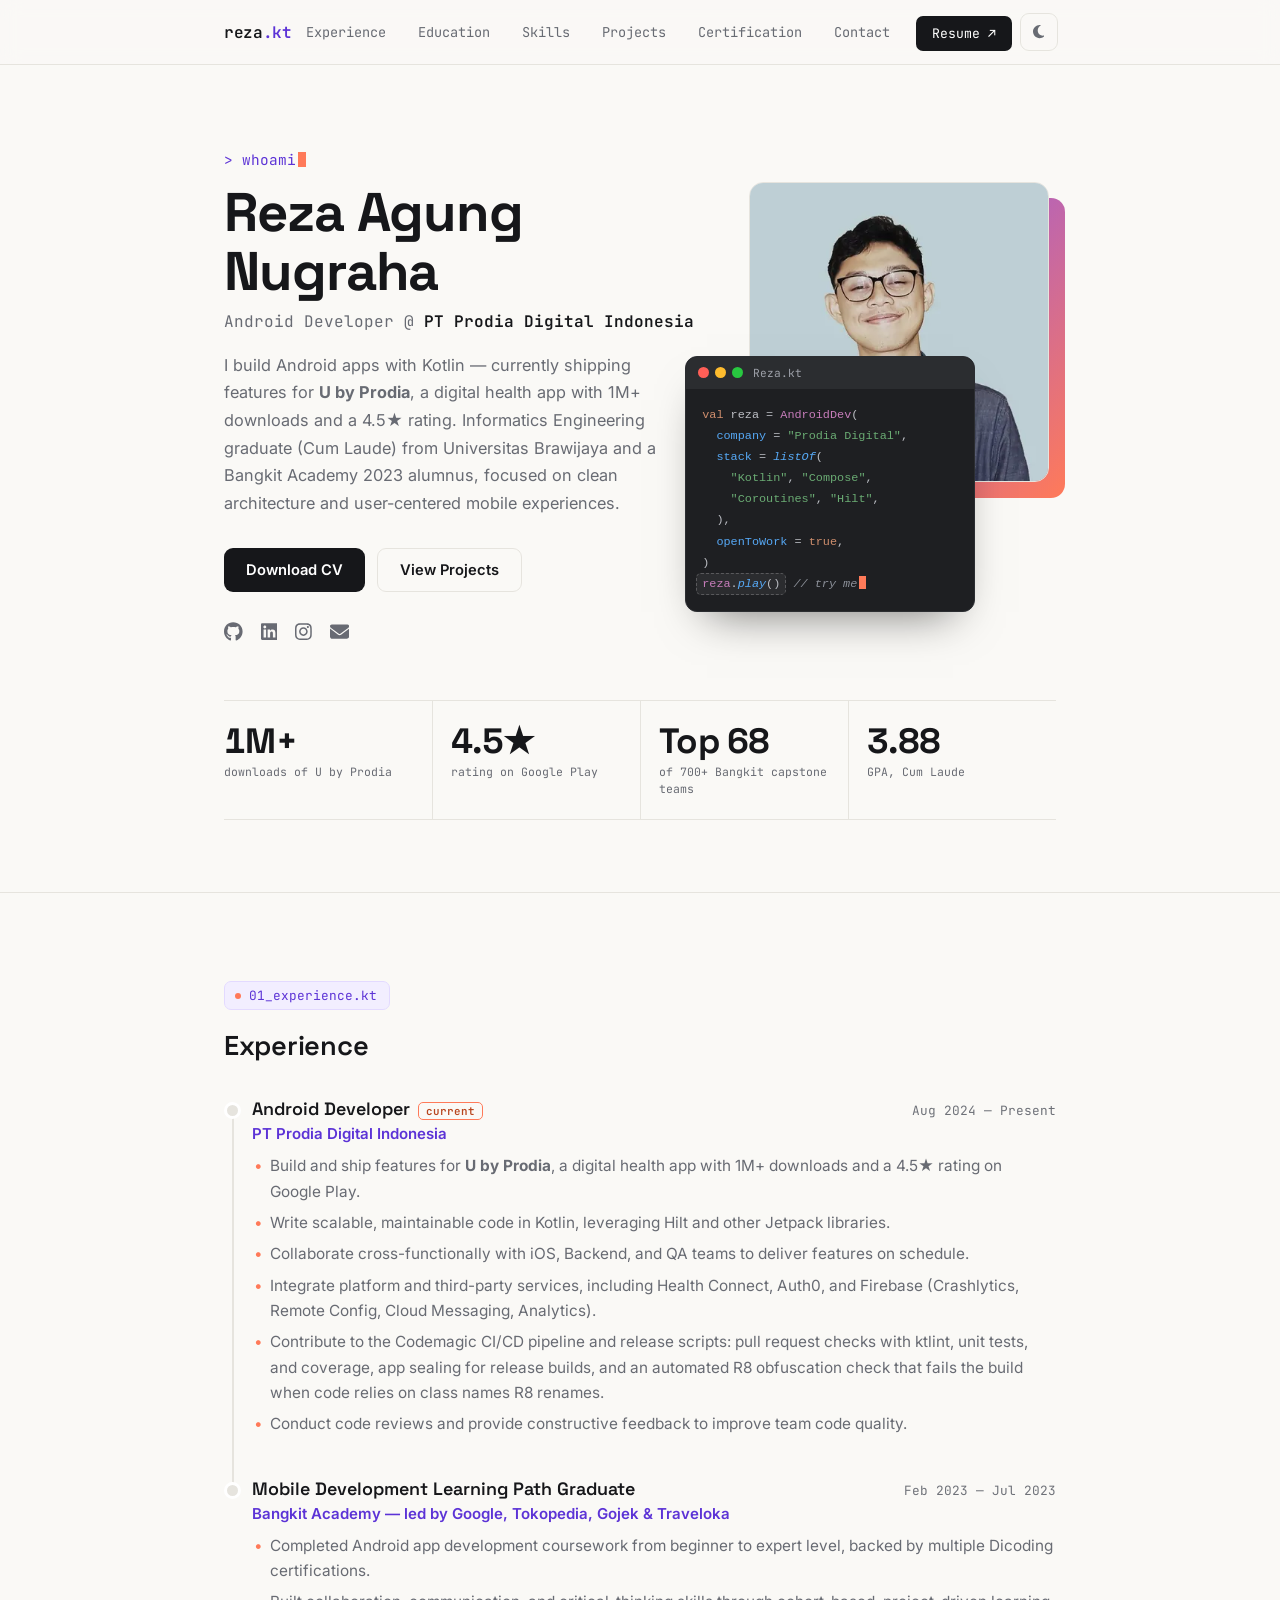
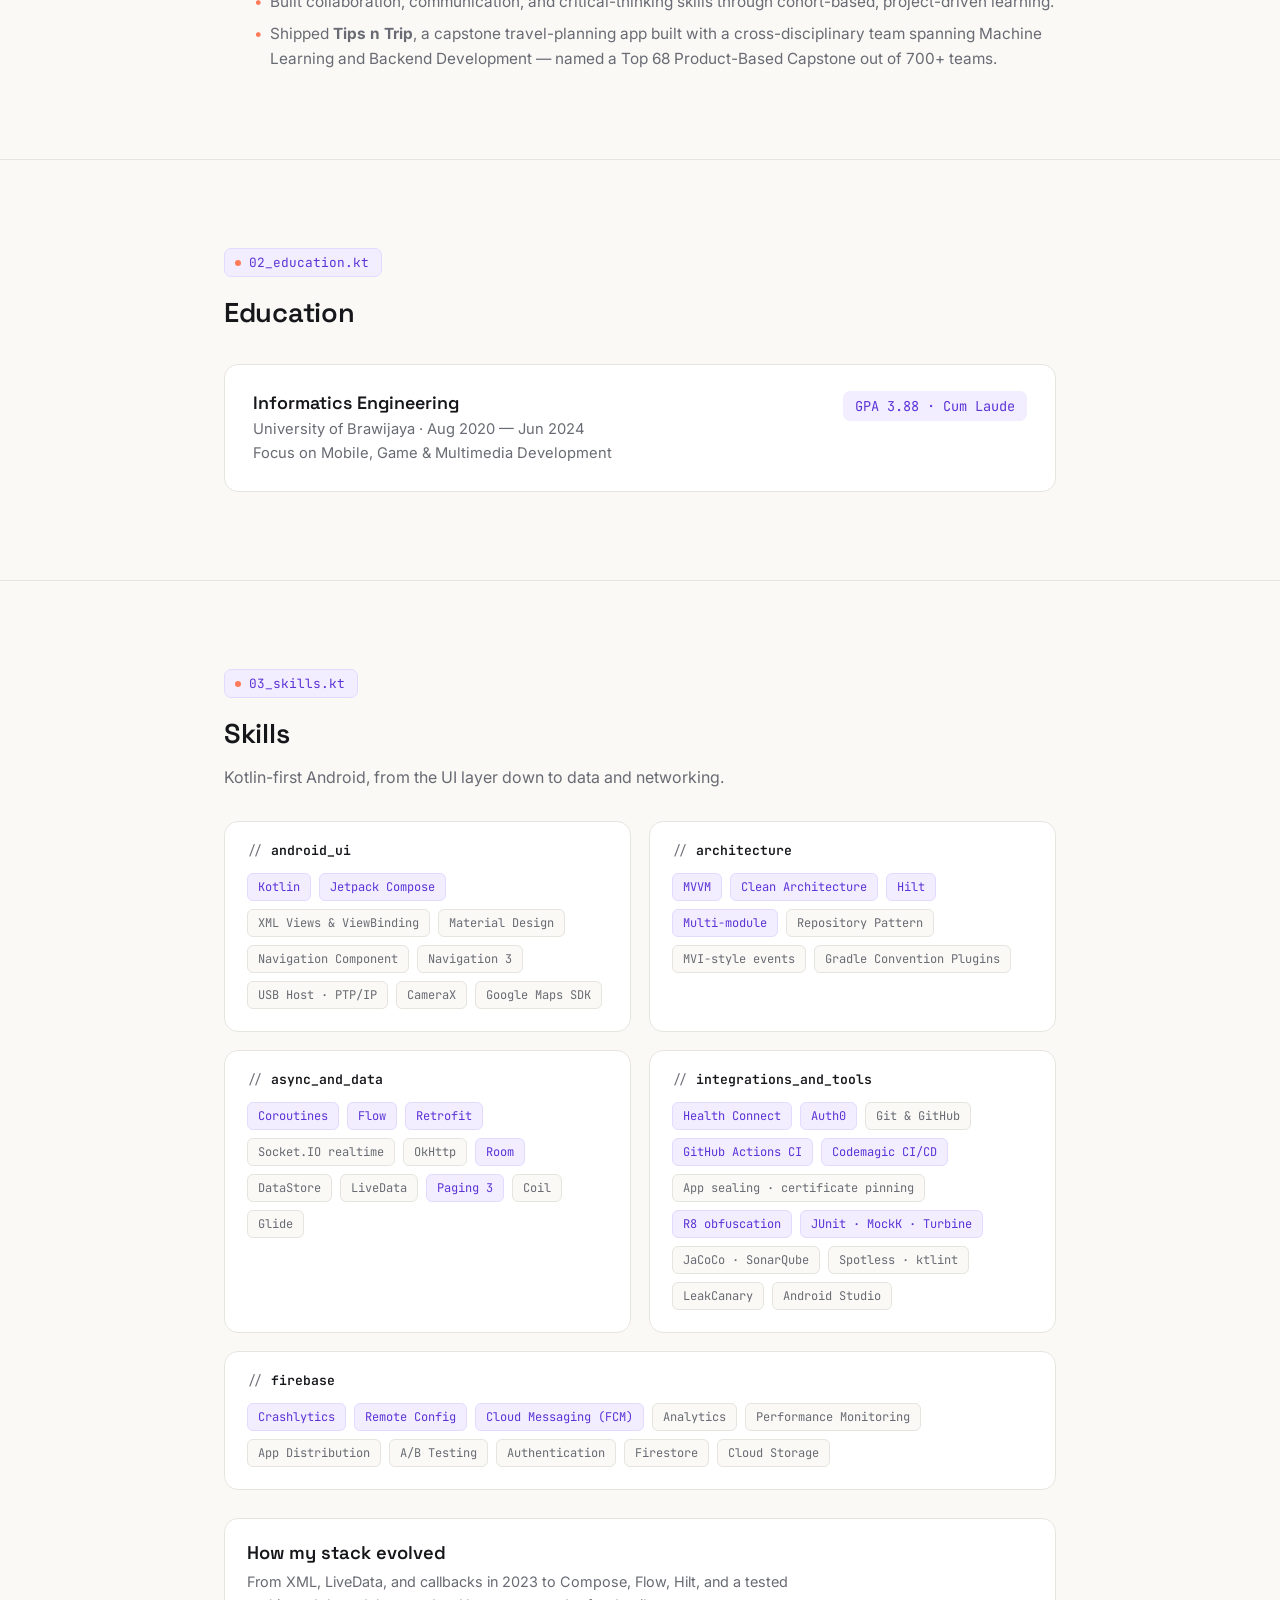
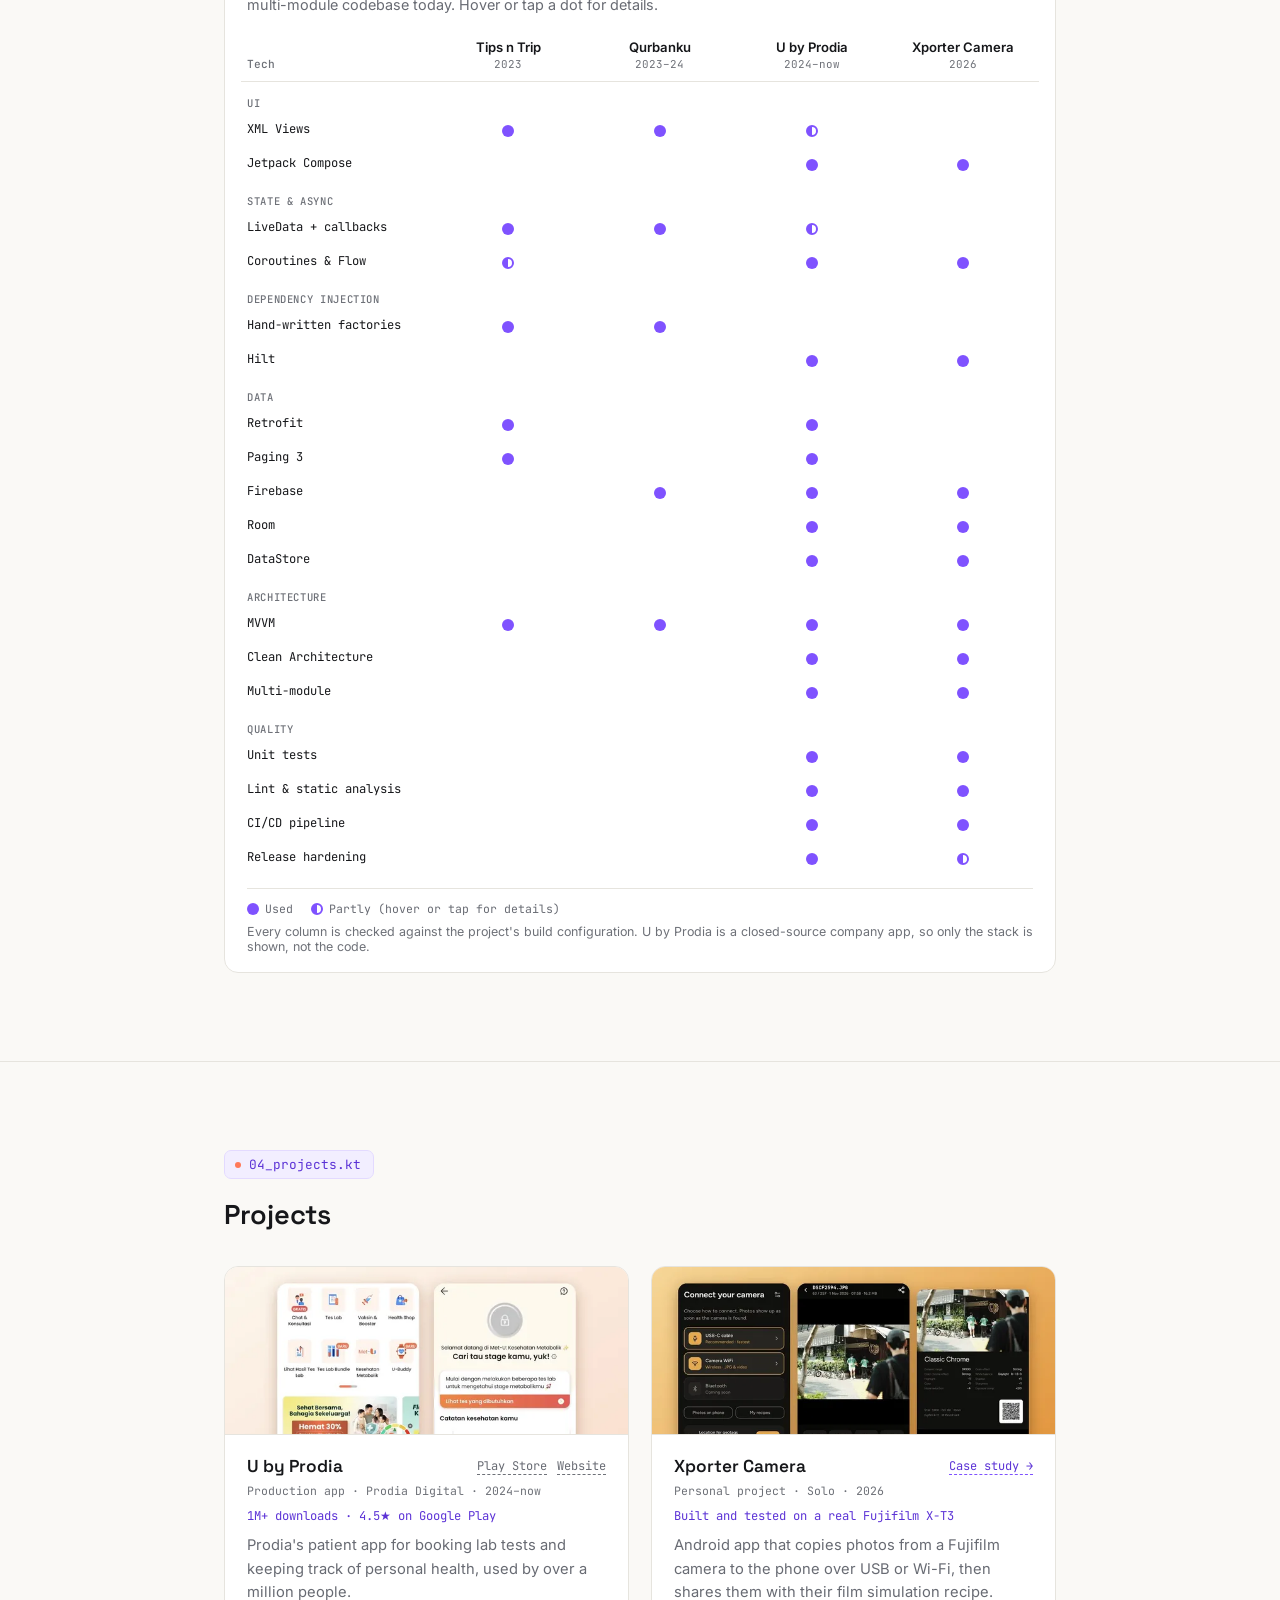
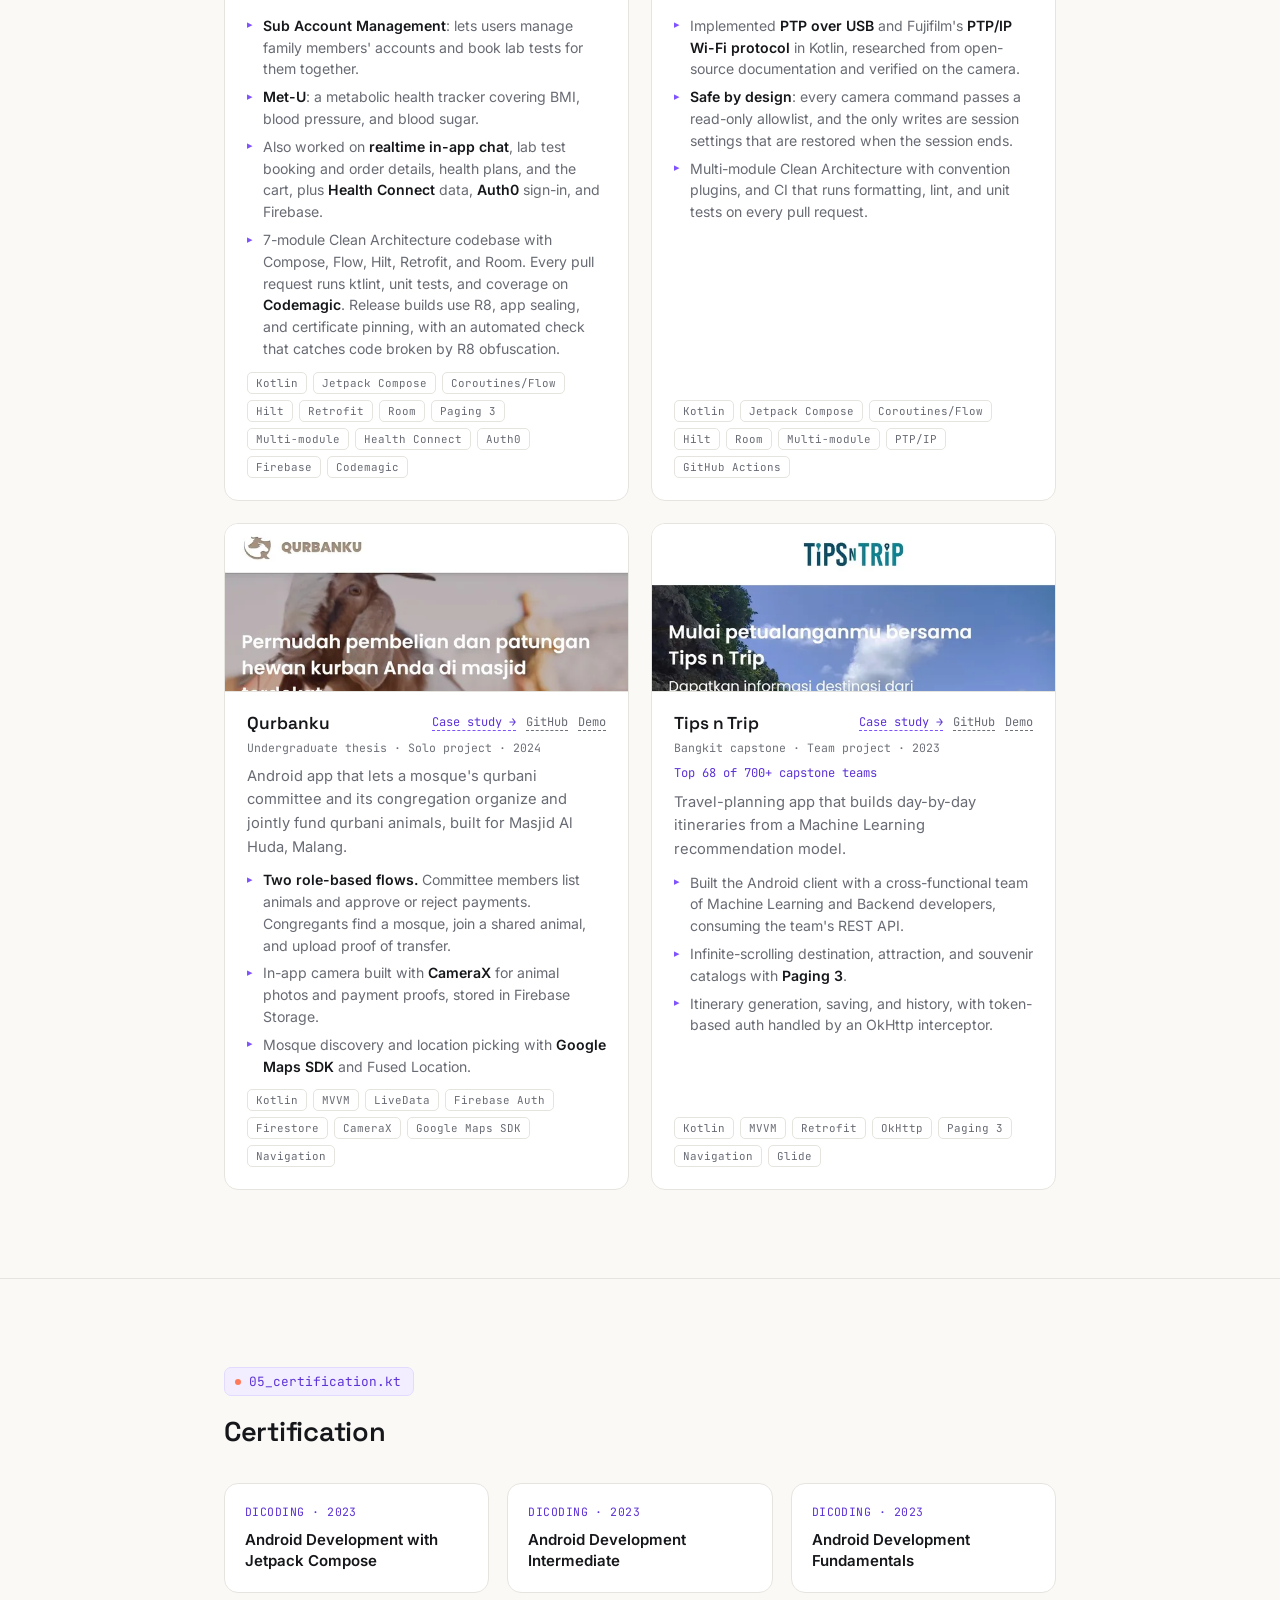
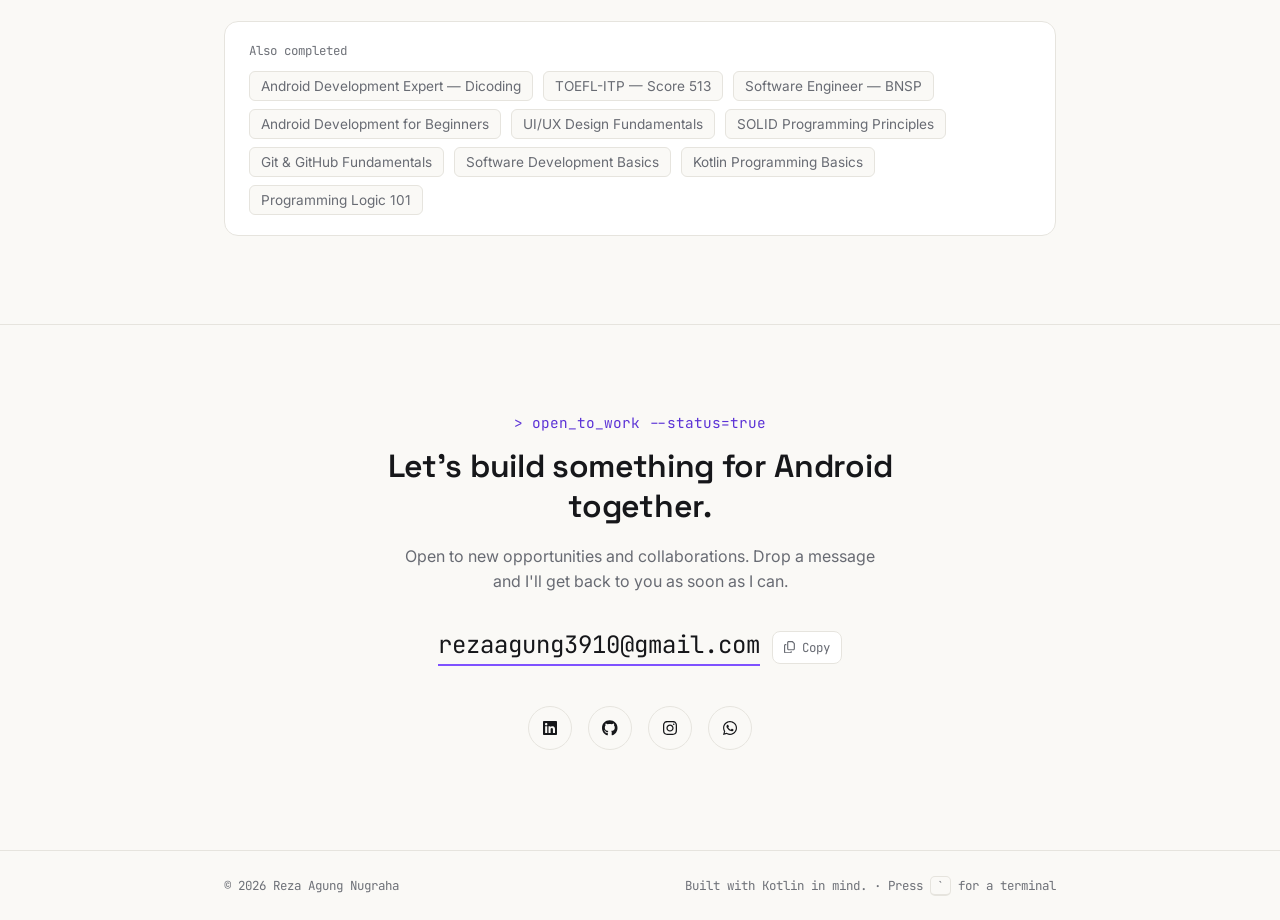
<file: index.html>
<!DOCTYPE html>
<html lang="en">
  <head>
    <meta charset="UTF-8" />
    <meta name="viewport" content="width=device-width, initial-scale=1.0" />
    <title>Reza Agung Nugraha — Android Developer</title>
    <meta
      name="description"
      content="Reza Agung Nugraha — Android Developer building Kotlin apps at PT Prodia Digital Indonesia. Bangkit Academy alumnus, Informatics Engineering graduate."
    />
    <link rel="canonical" href="https://rezaagung1101.github.io/" />
    <meta name="theme-color" content="#faf9f6" media="(prefers-color-scheme: light)" />
    <meta name="theme-color" content="#121316" media="(prefers-color-scheme: dark)" />

    <!-- Open Graph / social preview -->
    <meta property="og:type" content="website" />
    <meta property="og:url" content="https://rezaagung1101.github.io/" />
    <meta property="og:title" content="Reza Agung Nugraha — Android Developer" />
    <meta
      property="og:description"
      content="Android Developer building Kotlin apps at PT Prodia Digital Indonesia. Bangkit Academy alumnus, Informatics Engineering graduate."
    />
    <meta property="og:image" content="https://rezaagung1101.github.io/assets/og-image.jpg" />
    <meta property="og:image:width" content="1200" />
    <meta property="og:image:height" content="630" />
    <meta property="og:image:alt" content="Reza Agung Nugraha, Android Developer at PT Prodia Digital Indonesia" />
    <meta name="twitter:card" content="summary_large_image" />

    <link rel="icon" href="favicon.svg" type="image/svg+xml" />
    <link rel="apple-touch-icon" href="assets/icon-180.png" />
    <link rel="manifest" href="site.webmanifest" />

    <!-- Prefetch case studies on hover so the page-to-page transition starts instantly -->
    <script type="speculationrules">
      {"prefetch": [{"where": {"and": [{"href_matches": "/projects/*"}, {"not": {"selector_matches": "[target=_blank]"}}]}, "eagerness": "moderate"}, {"where": {"href_matches": "/index.html"}, "eagerness": "moderate"}]}
    </script>

    <!-- Structured data: who this site is about -->
    <script type="application/ld+json">
    {
      "@context": "https://schema.org",
      "@type": "Person",
      "name": "Reza Agung Nugraha",
      "jobTitle": "Android Developer",
      "url": "https://rezaagung1101.github.io/",
      "image": "https://rezaagung1101.github.io/assets/profile_image.jpg",
      "worksFor": {
        "@type": "Organization",
        "name": "PT Prodia Digital Indonesia",
        "url": "https://prodiadigital.com/en"
      },
      "alumniOf": {
        "@type": "CollegeOrUniversity",
        "name": "Universitas Brawijaya"
      },
      "knowsAbout": [
        "Android",
        "Kotlin",
        "Jetpack Compose",
        "Kotlin Coroutines",
        "Hilt",
        "Clean Architecture",
        "Firebase",
        "Health Connect"
      ],
      "sameAs": [
        "https://github.com/rezaagung1101",
        "https://www.linkedin.com/in/rezaagn2/",
        "https://www.instagram.com/rezaa.agn/"
      ]
    }
    </script>

    <!-- Apply saved / system theme before first paint to avoid a flash -->
    <script>
      (function () {
        try {
          var t = localStorage.getItem("theme");
          if (t === "dark" || t === "light") document.documentElement.setAttribute("data-theme", t);
        } catch (e) {}
        // Hero intro animation: only with JS and when motion is welcome.
        if (window.matchMedia && !window.matchMedia("(prefers-reduced-motion: reduce)").matches) {
          document.documentElement.classList.add("js-intro");
        }
      })();
    </script>

    <script>
      // Page-to-page view transitions: only the project being opened (or returned from)
      // gets shared names, and reveal content shows at once so nothing morphs into a hidden box.
      (function () {
        function keyFrom(url) {
          var m = /projects\/(\w+)\.html/.exec(url || "");
          return m ? m[1] : null;
        }
        function nameOnly(key) {
          document.querySelectorAll(".vt").forEach(function (el) {
            var n = el.style.getPropertyValue("--vt").trim();
            el.style.viewTransitionName = key && n.slice(n.indexOf("-") + 1) === key ? "" : "none";
          });
        }
        window.addEventListener("pageswap", function (e) {
          if (!e.viewTransition) return;
          var to = e.activation && e.activation.entry ? e.activation.entry.url : "";
          nameOnly(keyFrom(location.href) || keyFrom(to));
        });
        window.addEventListener("pagereveal", function (e) {
          if (!e.viewTransition) return;
          var nav = window.navigation && window.navigation.activation;
          var from = nav && nav.from ? nav.from.url : "";
          nameOnly(keyFrom(location.href) || keyFrom(from));
          var html = document.documentElement;
          html.classList.add("vt-arrive");
          e.viewTransition.finished.finally(function () {
            html.classList.remove("vt-arrive");
          });
        });
      })();
    </script>
    <!-- Fonts: linked from HTML (not @import in CSS) so they start downloading right away -->
    <link rel="preconnect" href="https://fonts.googleapis.com" />
    <link rel="preconnect" href="https://fonts.gstatic.com" crossorigin />
    <link rel="stylesheet" href="https://fonts.googleapis.com/css2?family=Space+Grotesk:wght@500;600;700&amp;family=Inter:wght@400;500;600;700&amp;family=JetBrains+Mono:wght@400;500;600&amp;display=swap" />
    <link rel="stylesheet" href="style.css" />
    <!-- Icons: Font Awesome Free 6.5.2 by @fontawesome, https://fontawesome.com (CC BY 4.0), inlined as SVG -->
  </head>
  <body>
    <a class="skip-link" href="#main">Skip to content</a>
    <header>
      <div class="scroll-progress" id="scrollProgress" aria-hidden="true"></div>
      <nav aria-label="Main">
        <a class="brand" href="#about">reza<span class="brand-ext">.kt</span></a>
        <ul class="nav-list" id="navList">
          <li><a class="nav-link" href="#experience">Experience</a></li>
          <li><a class="nav-link" href="#education">Education</a></li>
          <li><a class="nav-link" href="#skills">Skills</a></li>
          <li><a class="nav-link" href="#projects">Projects</a></li>
          <li><a class="nav-link" href="#certification">Certification</a></li>
          <li><a class="nav-link" href="#contact">Contact</a></li>
          <li><a class="nav-cta" href="assets/Reza_Agung_Nugraha_CV.pdf" target="_blank" rel="noopener noreferrer">Resume ↗</a></li>
        </ul>
        <div class="nav-tools">
          <button class="theme-toggle" id="themeToggle" type="button" aria-label="Switch to dark mode">
            <svg class="icon icon-moon" viewBox="0 0 384 512" aria-hidden="true" focusable="false"><path d="M223.5 32C100 32 0 132.3 0 256S100 480 223.5 480c60.6 0 115.5-24.2 155.8-63.4c5-4.9 6.3-12.5 3.1-18.7s-10.1-9.7-17-8.5c-9.8 1.7-19.8 2.6-30.1 2.6c-96.9 0-175.5-78.8-175.5-176c0-65.8 36-123.1 89.3-153.3c6.1-3.5 9.2-10.5 7.7-17.3s-7.3-11.9-14.3-12.5c-6.3-.5-12.6-.8-19-.8z"/></svg><svg class="icon icon-sun" viewBox="0 0 512 512" aria-hidden="true" focusable="false"><path d="M361.5 1.2c5 2.1 8.6 6.6 9.6 11.9L391 121l107.9 19.8c5.3 1 9.8 4.6 11.9 9.6s1.5 10.7-1.6 15.2L446.9 256l62.3 90.3c3.1 4.5 3.7 10.2 1.6 15.2s-6.6 8.6-11.9 9.6L391 391 371.1 498.9c-1 5.3-4.6 9.8-9.6 11.9s-10.7 1.5-15.2-1.6L256 446.9l-90.3 62.3c-4.5 3.1-10.2 3.7-15.2 1.6s-8.6-6.6-9.6-11.9L121 391 13.1 371.1c-5.3-1-9.8-4.6-11.9-9.6s-1.5-10.7 1.6-15.2L65.1 256 2.8 165.7c-3.1-4.5-3.7-10.2-1.6-15.2s6.6-8.6 11.9-9.6L121 121 140.9 13.1c1-5.3 4.6-9.8 9.6-11.9s10.7-1.5 15.2 1.6L256 65.1 346.3 2.8c4.5-3.1 10.2-3.7 15.2-1.6zM160 256a96 96 0 1 1 192 0 96 96 0 1 1 -192 0zm224 0a128 128 0 1 0 -256 0 128 128 0 1 0 256 0z"/></svg>
          </button>
          <button
            class="hamburger"
            id="hamburger"
            type="button"
            aria-label="Open menu"
            aria-expanded="false"
            aria-controls="navList"
          >
            <span class="bar"></span>
            <span class="bar"></span>
            <span class="bar"></span>
          </button>
        </div>
      </nav>
    </header>

    <main id="main">
      <!-- ============ About / Hero ============ -->
      <section id="about">
        <div class="wrap hero-grid">
          <div class="hero-copy">
            <p class="eyebrow">
              <button class="term-open" id="termOpen" type="button" aria-haspopup="dialog" title="Open the terminal (press ` anywhere)">&gt; whoami<span class="blink"></span></button>
            </p>
            <h1 class="hero-name"><span class="word" style="--i: 0"><span>Reza</span></span> <span class="word" style="--i: 1"><span>Agung</span></span> <span class="word" style="--i: 2"><span>Nugraha</span></span></h1>
            <p class="hero-role">Android Developer @ <span class="co">PT Prodia Digital Indonesia</span></p>
            <p class="hero-bio">
              I build Android apps with Kotlin — currently shipping features for
              <strong>U by Prodia</strong>, a digital health app with 1M+ downloads
              and a 4.5★ rating. Informatics Engineering graduate (Cum&nbsp;Laude)
              from Universitas Brawijaya and a Bangkit Academy 2023 alumnus,
              focused on clean architecture and user-centered mobile experiences.
            </p>
            <div class="hero-actions">
              <a class="btn btn-primary" href="assets/Reza_Agung_Nugraha_CV.pdf" target="_blank" rel="noopener noreferrer">Download CV</a>
              <a class="btn btn-ghost" href="#projects">View Projects</a>
            </div>
            <ul class="hero-social">
              <li><a href="https://github.com/rezaagung1101" target="_blank" rel="noopener noreferrer" aria-label="GitHub"><svg class="icon" viewBox="0 0 496 512" aria-hidden="true" focusable="false"><path d="M165.9 397.4c0 2-2.3 3.6-5.2 3.6-3.3.3-5.6-1.3-5.6-3.6 0-2 2.3-3.6 5.2-3.6 3-.3 5.6 1.3 5.6 3.6zm-31.1-4.5c-.7 2 1.3 4.3 4.3 4.9 2.6 1 5.6 0 6.2-2s-1.3-4.3-4.3-5.2c-2.6-.7-5.5.3-6.2 2.3zm44.2-1.7c-2.9.7-4.9 2.6-4.6 4.9.3 2 2.9 3.3 5.9 2.6 2.9-.7 4.9-2.6 4.6-4.6-.3-1.9-3-3.2-5.9-2.9zM244.8 8C106.1 8 0 113.3 0 252c0 110.9 69.8 205.8 169.5 239.2 12.8 2.3 17.3-5.6 17.3-12.1 0-6.2-.3-40.4-.3-61.4 0 0-70 15-84.7-29.8 0 0-11.4-29.1-27.8-36.6 0 0-22.9-15.7 1.6-15.4 0 0 24.9 2 38.6 25.8 21.9 38.6 58.6 27.5 72.9 20.9 2.3-16 8.8-27.1 16-33.7-55.9-6.2-112.3-14.3-112.3-110.5 0-27.5 7.6-41.3 23.6-58.9-2.6-6.5-11.1-33.3 2.6-67.9 20.9-6.5 69 27 69 27 20-5.6 41.5-8.5 62.8-8.5s42.8 2.9 62.8 8.5c0 0 48.1-33.6 69-27 13.7 34.7 5.2 61.4 2.6 67.9 16 17.7 25.8 31.5 25.8 58.9 0 96.5-58.9 104.2-114.8 110.5 9.2 7.9 17 22.9 17 46.4 0 33.7-.3 75.4-.3 83.6 0 6.5 4.6 14.4 17.3 12.1C428.2 457.8 496 362.9 496 252 496 113.3 383.5 8 244.8 8zM97.2 352.9c-1.3 1-1 3.3.7 5.2 1.6 1.6 3.9 2.3 5.2 1 1.3-1 1-3.3-.7-5.2-1.6-1.6-3.9-2.3-5.2-1zm-10.8-8.1c-.7 1.3.3 2.9 2.3 3.9 1.6 1 3.6.7 4.3-.7.7-1.3-.3-2.9-2.3-3.9-2-.6-3.6-.3-4.3.7zm32.4 35.6c-1.6 1.3-1 4.3 1.3 6.2 2.3 2.3 5.2 2.6 6.5 1 1.3-1.3.7-4.3-1.3-6.2-2.2-2.3-5.2-2.6-6.5-1zm-11.4-14.7c-1.6 1-1.6 3.6 0 5.9 1.6 2.3 4.3 3.3 5.6 2.3 1.6-1.3 1.6-3.9 0-6.2-1.4-2.3-4-3.3-5.6-2z"/></svg></a></li>
              <li><a href="https://www.linkedin.com/in/rezaagn2/" target="_blank" rel="noopener noreferrer" aria-label="LinkedIn"><svg class="icon" viewBox="0 0 448 512" aria-hidden="true" focusable="false"><path d="M416 32H31.9C14.3 32 0 46.5 0 64.3v383.4C0 465.5 14.3 480 31.9 480H416c17.6 0 32-14.5 32-32.3V64.3c0-17.8-14.4-32.3-32-32.3zM135.4 416H69V202.2h66.5V416zm-33.2-243c-21.3 0-38.5-17.3-38.5-38.5S80.9 96 102.2 96c21.2 0 38.5 17.3 38.5 38.5 0 21.3-17.2 38.5-38.5 38.5zm282.1 243h-66.4V312c0-24.8-.5-56.7-34.5-56.7-34.6 0-39.9 27-39.9 54.9V416h-66.4V202.2h63.7v29.2h.9c8.9-16.8 30.6-34.5 62.9-34.5 67.2 0 79.7 44.3 79.7 101.9V416z"/></svg></a></li>
              <li><a href="https://www.instagram.com/rezaa.agn/" target="_blank" rel="noopener noreferrer" aria-label="Instagram"><svg class="icon" viewBox="0 0 448 512" aria-hidden="true" focusable="false"><path d="M224.1 141c-63.6 0-114.9 51.3-114.9 114.9s51.3 114.9 114.9 114.9S339 319.5 339 255.9 287.7 141 224.1 141zm0 189.6c-41.1 0-74.7-33.5-74.7-74.7s33.5-74.7 74.7-74.7 74.7 33.5 74.7 74.7-33.6 74.7-74.7 74.7zm146.4-194.3c0 14.9-12 26.8-26.8 26.8-14.9 0-26.8-12-26.8-26.8s12-26.8 26.8-26.8 26.8 12 26.8 26.8zm76.1 27.2c-1.7-35.9-9.9-67.7-36.2-93.9-26.2-26.2-58-34.4-93.9-36.2-37-2.1-147.9-2.1-184.9 0-35.8 1.7-67.6 9.9-93.9 36.1s-34.4 58-36.2 93.9c-2.1 37-2.1 147.9 0 184.9 1.7 35.9 9.9 67.7 36.2 93.9s58 34.4 93.9 36.2c37 2.1 147.9 2.1 184.9 0 35.9-1.7 67.7-9.9 93.9-36.2 26.2-26.2 34.4-58 36.2-93.9 2.1-37 2.1-147.8 0-184.8zM398.8 388c-7.8 19.6-22.9 34.7-42.6 42.6-29.5 11.7-99.5 9-132.1 9s-102.7 2.6-132.1-9c-19.6-7.8-34.7-22.9-42.6-42.6-11.7-29.5-9-99.5-9-132.1s-2.6-102.7 9-132.1c7.8-19.6 22.9-34.7 42.6-42.6 29.5-11.7 99.5-9 132.1-9s102.7-2.6 132.1 9c19.6 7.8 34.7 22.9 42.6 42.6 11.7 29.5 9 99.5 9 132.1s2.7 102.7-9 132.1z"/></svg></a></li>
              <li><a href="mailto:rezaagung3910@gmail.com" aria-label="Email"><svg class="icon" viewBox="0 0 512 512" aria-hidden="true" focusable="false"><path d="M48 64C21.5 64 0 85.5 0 112c0 15.1 7.1 29.3 19.2 38.4L236.8 313.6c11.4 8.5 27 8.5 38.4 0L492.8 150.4c12.1-9.1 19.2-23.3 19.2-38.4c0-26.5-21.5-48-48-48H48zM0 176V384c0 35.3 28.7 64 64 64H448c35.3 0 64-28.7 64-64V176L294.4 339.2c-22.8 17.1-54 17.1-76.8 0L0 176z"/></svg></a></li>
            </ul>
          </div>
          <div class="hero-visual">
            <div class="photo-frame reveal">
              <picture>
                <source type="image/webp" srcset="assets/profile_image-400.webp 400w, assets/profile_image.webp 640w" sizes="(max-width: 860px) 220px, 300px" />
                <img src="assets/profile_image.jpg" alt="Reza Agung Nugraha" width="640" height="640" fetchpriority="high" />
              </picture>
            </div>
            <figure class="code-card reveal" aria-label="Kotlin snippet describing Reza">
              <div class="code-bar">
                <span class="code-dots">
                  <button class="code-dot dot-close" id="codeClose" type="button" aria-label="Close code window"></button>
                  <span class="code-dot dot-min" aria-hidden="true"></span>
                  <span class="code-dot dot-max" aria-hidden="true"></span>
                </span>
                <span class="code-file">Reza.kt</span>
              </div>
<pre class="code-body"><code><span class="k">val</span> reza = <span class="t">AndroidDev</span>(
  <span class="p">company</span> = <span class="s">"Prodia Digital"</span>,
  <span class="p">stack</span> = <span class="f">listOf</span>(
    <span class="s">"Kotlin"</span>, <span class="s">"Compose"</span>,
    <span class="s">"Coroutines"</span>, <span class="s">"Hilt"</span>,
  ),
  <span class="p">openToWork</span> = <span class="k">true</span>,
)
<button class="code-play" id="playGame" type="button" aria-haspopup="dialog"><span class="t">reza</span>.<span class="f">play</span>()</button> <span class="c">// try me</span><span class="code-caret" aria-hidden="true"></span></code></pre>
            </figure>
            <button class="code-restore" id="codeRestore" type="button" hidden>
              Reza.kt
            </button>
          </div>
        </div>

        <div class="wrap">
          <ul class="impact-strip reveal" aria-label="Highlights">
            <li>
              <span class="impact-num" aria-hidden="true">1M+</span>
              <span class="sr-only">1 million plus</span>
              <span class="impact-label">downloads of U by Prodia</span>
            </li>
            <li>
              <span class="impact-num" data-count-to="4.5" data-decimals="1" data-suffix="★" aria-hidden="true">4.5★</span>
              <span class="sr-only">4.5 stars</span>
              <span class="impact-label">rating on Google Play</span>
            </li>
            <li>
              <span class="impact-num" data-count-to="68" data-prefix="Top " aria-hidden="true">Top 68</span>
              <span class="sr-only">Top 68</span>
              <span class="impact-label">of 700+ Bangkit capstone teams</span>
            </li>
            <li>
              <span class="impact-num" data-count-to="3.88" data-decimals="2" aria-hidden="true">3.88</span>
              <span class="sr-only">GPA 3.88</span>
              <span class="impact-label">GPA, Cum Laude</span>
            </li>
          </ul>
        </div>
      </section>

      <!-- ============ Experience ============ -->
      <section id="experience">
        <div class="wrap">
          <span class="tab-label reveal"><span class="dot"></span>01_experience.kt</span>
          <h2 class="section-heading reveal">Experience</h2>

          <div class="timeline">
            <div class="timeline-item current reveal">
              <div class="timeline-head">
                <span class="timeline-role">Android Developer<span class="badge-current">current</span></span>
                <span class="timeline-date">Aug 2024 — Present</span>
              </div>
              <p class="timeline-org">PT Prodia Digital Indonesia</p>
              <div class="timeline-desc">
                <ul>
                  <li>Build and ship features for <strong>U by Prodia</strong>, a digital health app with 1M+ downloads and a 4.5★ rating on Google Play.</li>
                  <li>Write scalable, maintainable code in Kotlin, leveraging Hilt and other Jetpack libraries.</li>
                  <li>Collaborate cross-functionally with iOS, Backend, and QA teams to deliver features on schedule.</li>
                  <li>Integrate platform and third-party services, including Health Connect, Auth0, and Firebase (Crashlytics, Remote Config, Cloud Messaging, Analytics).</li>
                  <li>Contribute to the Codemagic CI/CD pipeline and release scripts: pull request checks with ktlint, unit tests, and coverage, app sealing for release builds, and an automated R8 obfuscation check that fails the build when code relies on class names R8 renames.</li>
                  <li>Conduct code reviews and provide constructive feedback to improve team code quality.</li>
                </ul>
              </div>
            </div>

            <div class="timeline-item reveal">
              <div class="timeline-head">
                <span class="timeline-role">Mobile Development Learning Path Graduate</span>
                <span class="timeline-date">Feb 2023 — Jul 2023</span>
              </div>
              <p class="timeline-org">Bangkit Academy — led by Google, Tokopedia, Gojek &amp; Traveloka</p>
              <div class="timeline-desc">
                <ul>
                  <li>Completed Android app development coursework from beginner to expert level, backed by multiple Dicoding certifications.</li>
                  <li>Built collaboration, communication, and critical-thinking skills through cohort-based, project-driven learning.</li>
                  <li>Shipped <strong>Tips n Trip</strong>, a capstone travel-planning app built with a cross-disciplinary team spanning Machine Learning and Backend Development — named a Top 68 Product-Based Capstone out of 700+ teams.</li>
                </ul>
              </div>
            </div>
          </div>
        </div>
      </section>

      <!-- ============ Education ============ -->
      <section id="education">
        <div class="wrap">
          <span class="tab-label reveal"><span class="dot"></span>02_education.kt</span>
          <h2 class="section-heading reveal">Education</h2>
          <div class="edu-card reveal">
            <div class="edu-main">
              <p class="timeline-role">Informatics Engineering</p>
              <p class="edu-meta">
                University of Brawijaya · Aug 2020 — Jun 2024<br />
                Focus on Mobile, Game &amp; Multimedia Development
              </p>
            </div>
            <span class="edu-gpa">GPA 3.88 · Cum Laude</span>
          </div>
        </div>
      </section>

      <!-- ============ Skills ============ -->
      <section id="skills">
        <div class="wrap">
          <span class="tab-label reveal"><span class="dot"></span>03_skills.kt</span>
          <h2 class="section-heading reveal">Skills</h2>
          <p class="section-sub reveal">Kotlin-first Android, from the UI layer down to data and networking.</p>

          <div class="skills-grid">
            <div class="skill-group reveal">
              <p class="skill-title"><span class="slash">//</span> android_ui</p>
              <ul class="chip-row">
                <li class="chip chip-strong">Kotlin</li>
                <li class="chip chip-strong">Jetpack Compose</li>
                <li class="chip">XML Views &amp; ViewBinding</li>
                <li class="chip">Material Design</li>
                <li class="chip">Navigation Component</li>
                <li class="chip">Navigation 3</li>
                <li class="chip">USB Host · PTP/IP</li>
                <li class="chip">CameraX</li>
                <li class="chip">Google Maps SDK</li>
              </ul>
            </div>
            <div class="skill-group reveal">
              <p class="skill-title"><span class="slash">//</span> architecture</p>
              <ul class="chip-row">
                <li class="chip chip-strong">MVVM</li>
                <li class="chip chip-strong">Clean Architecture</li>
                <li class="chip chip-strong">Hilt</li>
                <li class="chip chip-strong">Multi-module</li>
                <li class="chip">Repository Pattern</li>
                <li class="chip">MVI-style events</li>
                <li class="chip">Gradle Convention Plugins</li>
              </ul>
            </div>
            <div class="skill-group reveal">
              <p class="skill-title"><span class="slash">//</span> async_and_data</p>
              <ul class="chip-row">
                <li class="chip chip-strong">Coroutines</li>
                <li class="chip chip-strong">Flow</li>
                <li class="chip chip-strong">Retrofit</li>
                <li class="chip">Socket.IO realtime</li>
                <li class="chip">OkHttp</li>
                <li class="chip chip-strong">Room</li>
                <li class="chip">DataStore</li>
                <li class="chip">LiveData</li>
                <li class="chip chip-strong">Paging 3</li>
                <li class="chip">Coil</li>
                <li class="chip">Glide</li>
              </ul>
            </div>
            <div class="skill-group reveal">
              <p class="skill-title"><span class="slash">//</span> integrations_and_tools</p>
              <ul class="chip-row">
                <li class="chip chip-strong">Health Connect</li>
                <li class="chip chip-strong">Auth0</li>
                <li class="chip">Git &amp; GitHub</li>
                <li class="chip chip-strong">GitHub Actions CI</li>
                <li class="chip chip-strong">Codemagic CI/CD</li>
                <li class="chip">App sealing · certificate pinning</li>
                <li class="chip chip-strong">R8 obfuscation</li>
                <li class="chip chip-strong">JUnit · MockK · Turbine</li>
                <li class="chip">JaCoCo · SonarQube</li>
                <li class="chip">Spotless · ktlint</li>
                <li class="chip">LeakCanary</li>
                <li class="chip">Android Studio</li>
              </ul>
            </div>
            <div class="skill-group skill-group-wide reveal">
              <p class="skill-title"><span class="slash">//</span> firebase</p>
              <ul class="chip-row">
                <li class="chip chip-strong">Crashlytics</li>
                <li class="chip chip-strong">Remote Config</li>
                <li class="chip chip-strong">Cloud Messaging (FCM)</li>
                <li class="chip">Analytics</li>
                <li class="chip">Performance Monitoring</li>
                <li class="chip">App Distribution</li>
                <li class="chip">A/B Testing</li>
                <li class="chip">Authentication</li>
                <li class="chip">Firestore</li>
                <li class="chip">Cloud Storage</li>
              </ul>
            </div>
          </div>

          <div class="stack-evolution reveal">
            <h3 class="evo-title">How my stack evolved</h3>
            <p class="evo-sub">
              From XML, LiveData, and callbacks in 2023 to Compose, Flow, Hilt, and a tested
              multi-module codebase today. Hover or tap a dot for details.
            </p>
            <div class="matrix-wrap">
              <table class="stack-matrix">
                <caption class="sr-only">Technologies used in each project, oldest project first</caption>
                <thead>
                  <tr>
                    <th scope="col" class="matrix-corner">Tech</th>
                    <th scope="col" data-col="0"><span class="col-name">Tips n Trip</span><span class="col-year">2023</span></th>
                    <th scope="col" data-col="1"><span class="col-name">Qurbanku</span><span class="col-year">2023–24</span></th>
                    <th scope="col" data-col="2"><span class="col-name">U by Prodia</span><span class="col-year">2024–now</span></th>
                    <th scope="col" data-col="3"><span class="col-name">Xporter Camera</span><span class="col-year">2026</span></th>
                  </tr>
                </thead>
                <tbody>
                  <tr class="matrix-group"><th scope="rowgroup" colspan="5">UI</th></tr>
                  <tr>
                    <th scope="row">XML Views</th>
                    <td data-col="0"><span class="dot dot-full" tabindex="0" data-tip="XML Views · used in Tips n Trip"></span><span class="sr-only">Used</span></td>
                    <td data-col="1"><span class="dot dot-full" tabindex="0" data-tip="XML Views · used in Qurbanku"></span><span class="sr-only">Used</span></td>
                    <td data-col="2"><span class="dot dot-half" tabindex="0" data-tip="Partly · a few older screens, the rest is Compose in U by Prodia"></span><span class="sr-only">Partly</span></td>
                    <td data-col="3"><span class="sr-only">Not used</span></td>
                  </tr>
                  <tr>
                    <th scope="row">Jetpack Compose</th>
                    <td data-col="0"><span class="sr-only">Not used</span></td>
                    <td data-col="1"><span class="sr-only">Not used</span></td>
                    <td data-col="2"><span class="dot dot-full" tabindex="0" data-tip="Jetpack Compose · used in U by Prodia"></span><span class="sr-only">Used</span></td>
                    <td data-col="3"><span class="dot dot-full" tabindex="0" data-tip="Jetpack Compose · used in Xporter Camera"></span><span class="sr-only">Used</span></td>
                  </tr>
                </tbody>
                <tbody>
                  <tr class="matrix-group"><th scope="rowgroup" colspan="5">State &amp; async</th></tr>
                  <tr>
                    <th scope="row">LiveData + callbacks</th>
                    <td data-col="0"><span class="dot dot-full" tabindex="0" data-tip="LiveData + callbacks · used in Tips n Trip"></span><span class="sr-only">Used</span></td>
                    <td data-col="1"><span class="dot dot-full" tabindex="0" data-tip="LiveData + callbacks · used in Qurbanku"></span><span class="sr-only">Used</span></td>
                    <td data-col="2"><span class="dot dot-half" tabindex="0" data-tip="Partly · only in older screens of U by Prodia"></span><span class="sr-only">Partly</span></td>
                    <td data-col="3"><span class="sr-only">Not used</span></td>
                  </tr>
                  <tr>
                    <th scope="row">Coroutines &amp; Flow</th>
                    <td data-col="0"><span class="dot dot-half" tabindex="0" data-tip="Partly · suspend calls for Paging only in Tips n Trip"></span><span class="sr-only">Partly</span></td>
                    <td data-col="1"><span class="sr-only">Not used</span></td>
                    <td data-col="2"><span class="dot dot-full" tabindex="0" data-tip="Coroutines, Flow, and StateFlow UI state in U by Prodia"></span><span class="sr-only">Used</span></td>
                    <td data-col="3"><span class="dot dot-full" tabindex="0" data-tip="Coroutines &amp; Flow · used in Xporter Camera"></span><span class="sr-only">Used</span></td>
                  </tr>
                </tbody>
                <tbody>
                  <tr class="matrix-group"><th scope="rowgroup" colspan="5">Dependency injection</th></tr>
                  <tr>
                    <th scope="row">Hand-written factories</th>
                    <td data-col="0"><span class="dot dot-full" tabindex="0" data-tip="Hand-written factories · used in Tips n Trip"></span><span class="sr-only">Used</span></td>
                    <td data-col="1"><span class="dot dot-full" tabindex="0" data-tip="Hand-written factories · used in Qurbanku"></span><span class="sr-only">Used</span></td>
                    <td data-col="2"><span class="sr-only">Not used</span></td>
                    <td data-col="3"><span class="sr-only">Not used</span></td>
                  </tr>
                  <tr>
                    <th scope="row">Hilt</th>
                    <td data-col="0"><span class="sr-only">Not used</span></td>
                    <td data-col="1"><span class="sr-only">Not used</span></td>
                    <td data-col="2"><span class="dot dot-full" tabindex="0" data-tip="Hilt · used in U by Prodia"></span><span class="sr-only">Used</span></td>
                    <td data-col="3"><span class="dot dot-full" tabindex="0" data-tip="Hilt · used in Xporter Camera"></span><span class="sr-only">Used</span></td>
                  </tr>
                </tbody>
                <tbody>
                  <tr class="matrix-group"><th scope="rowgroup" colspan="5">Data</th></tr>
                  <tr>
                    <th scope="row">Retrofit</th>
                    <td data-col="0"><span class="dot dot-full" tabindex="0" data-tip="Retrofit · used in Tips n Trip"></span><span class="sr-only">Used</span></td>
                    <td data-col="1"><span class="sr-only">Not used</span></td>
                    <td data-col="2"><span class="dot dot-full" tabindex="0" data-tip="Retrofit · used in U by Prodia"></span><span class="sr-only">Used</span></td>
                    <td data-col="3"><span class="sr-only">Not used</span></td>
                  </tr>
                  <tr>
                    <th scope="row">Paging 3</th>
                    <td data-col="0"><span class="dot dot-full" tabindex="0" data-tip="Paging 3 · used in Tips n Trip"></span><span class="sr-only">Used</span></td>
                    <td data-col="1"><span class="sr-only">Not used</span></td>
                    <td data-col="2"><span class="dot dot-full" tabindex="0" data-tip="Paging 3 · used in U by Prodia"></span><span class="sr-only">Used</span></td>
                    <td data-col="3"><span class="sr-only">Not used</span></td>
                  </tr>
                  <tr>
                    <th scope="row">Firebase</th>
                    <td data-col="0"><span class="sr-only">Not used</span></td>
                    <td data-col="1"><span class="dot dot-full" tabindex="0" data-tip="Firebase · used in Qurbanku"></span><span class="sr-only">Used</span></td>
                    <td data-col="2"><span class="dot dot-full" tabindex="0" data-tip="Analytics, Crashlytics, Remote Config, FCM, Performance, App Distribution in U by Prodia"></span><span class="sr-only">Used</span></td>
                    <td data-col="3"><span class="dot dot-full" tabindex="0" data-tip="Firebase · used in Xporter Camera"></span><span class="sr-only">Used</span></td>
                  </tr>
                  <tr>
                    <th scope="row">Room</th>
                    <td data-col="0"><span class="sr-only">Not used</span></td>
                    <td data-col="1"><span class="sr-only">Not used</span></td>
                    <td data-col="2"><span class="dot dot-full" tabindex="0" data-tip="Room with an encrypted database in U by Prodia"></span><span class="sr-only">Used</span></td>
                    <td data-col="3"><span class="dot dot-full" tabindex="0" data-tip="Room · used in Xporter Camera"></span><span class="sr-only">Used</span></td>
                  </tr>
                  <tr>
                    <th scope="row">DataStore</th>
                    <td data-col="0"><span class="sr-only">Not used</span></td>
                    <td data-col="1"><span class="sr-only">Not used</span></td>
                    <td data-col="2"><span class="dot dot-full" tabindex="0" data-tip="DataStore · used in U by Prodia"></span><span class="sr-only">Used</span></td>
                    <td data-col="3"><span class="dot dot-full" tabindex="0" data-tip="DataStore · used in Xporter Camera"></span><span class="sr-only">Used</span></td>
                  </tr>
                </tbody>
                <tbody>
                  <tr class="matrix-group"><th scope="rowgroup" colspan="5">Architecture</th></tr>
                  <tr>
                    <th scope="row">MVVM</th>
                    <td data-col="0"><span class="dot dot-full" tabindex="0" data-tip="MVVM · used in Tips n Trip"></span><span class="sr-only">Used</span></td>
                    <td data-col="1"><span class="dot dot-full" tabindex="0" data-tip="MVVM · used in Qurbanku"></span><span class="sr-only">Used</span></td>
                    <td data-col="2"><span class="dot dot-full" tabindex="0" data-tip="MVVM · used in U by Prodia"></span><span class="sr-only">Used</span></td>
                    <td data-col="3"><span class="dot dot-full" tabindex="0" data-tip="MVVM · used in Xporter Camera"></span><span class="sr-only">Used</span></td>
                  </tr>
                  <tr>
                    <th scope="row">Clean Architecture</th>
                    <td data-col="0"><span class="sr-only">Not used</span></td>
                    <td data-col="1"><span class="sr-only">Not used</span></td>
                    <td data-col="2"><span class="dot dot-full" tabindex="0" data-tip="Clean Architecture · used in U by Prodia"></span><span class="sr-only">Used</span></td>
                    <td data-col="3"><span class="dot dot-full" tabindex="0" data-tip="Clean Architecture · used in Xporter Camera"></span><span class="sr-only">Used</span></td>
                  </tr>
                  <tr>
                    <th scope="row">Multi-module</th>
                    <td data-col="0"><span class="sr-only">Not used</span></td>
                    <td data-col="1"><span class="sr-only">Not used</span></td>
                    <td data-col="2"><span class="dot dot-full" tabindex="0" data-tip="7 Gradle modules in U by Prodia"></span><span class="sr-only">Used</span></td>
                    <td data-col="3"><span class="dot dot-full" tabindex="0" data-tip="16 Gradle modules in Xporter Camera"></span><span class="sr-only">Used</span></td>
                  </tr>
                </tbody>
                <tbody>
                  <tr class="matrix-group"><th scope="rowgroup" colspan="5">Quality</th></tr>
                  <tr>
                    <th scope="row">Unit tests</th>
                    <td data-col="0"><span class="sr-only">Not used</span></td>
                    <td data-col="1"><span class="sr-only">Not used</span></td>
                    <td data-col="2"><span class="dot dot-full" tabindex="0" data-tip="JUnit and MockK, about 750 test files, in U by Prodia"></span><span class="sr-only">Used</span></td>
                    <td data-col="3"><span class="dot dot-full" tabindex="0" data-tip="JUnit, coroutines-test, and Turbine in Xporter Camera"></span><span class="sr-only">Used</span></td>
                  </tr>
                  <tr>
                    <th scope="row">Lint &amp; static analysis</th>
                    <td data-col="0"><span class="sr-only">Not used</span></td>
                    <td data-col="1"><span class="sr-only">Not used</span></td>
                    <td data-col="2"><span class="dot dot-full" tabindex="0" data-tip="ktlint, SonarQube, and JaCoCo coverage in U by Prodia"></span><span class="sr-only">Used</span></td>
                    <td data-col="3"><span class="dot dot-full" tabindex="0" data-tip="Spotless, ktlint, and Android Lint in Xporter Camera"></span><span class="sr-only">Used</span></td>
                  </tr>
                  <tr>
                    <th scope="row">CI/CD pipeline</th>
                    <td data-col="0"><span class="sr-only">Not used</span></td>
                    <td data-col="1"><span class="sr-only">Not used</span></td>
                    <td data-col="2"><span class="dot dot-full" tabindex="0" data-tip="Codemagic: ktlint, tests, and coverage on every pull request, then signed builds per environment, in U by Prodia"></span><span class="sr-only">Used</span></td>
                    <td data-col="3"><span class="dot dot-full" tabindex="0" data-tip="GitHub Actions on every pull request in Xporter Camera"></span><span class="sr-only">Used</span></td>
                  </tr>
                  <tr>
                    <th scope="row">Release hardening</th>
                    <td data-col="0"><span class="sr-only">Not used</span></td>
                    <td data-col="1"><span class="sr-only">Not used</span></td>
                    <td data-col="2"><span class="dot dot-full" tabindex="0" data-tip="R8, app sealing, and certificate pinning in U by Prodia"></span><span class="sr-only">Used</span></td>
                    <td data-col="3"><span class="dot dot-half" tabindex="0" data-tip="Partly · R8 shrinking and obfuscation in Xporter Camera"></span><span class="sr-only">Partly</span></td>
                  </tr>
                </tbody>
              </table>
            </div>
            <div class="matrix-legend">
              <span><span class="dot dot-full" aria-hidden="true"></span> Used</span>
              <span><span class="dot dot-half" aria-hidden="true"></span> Partly (hover or tap for details)</span>
              <span class="matrix-note">Every column is checked against the project's build configuration. U by Prodia is a closed-source company app, so only the stack is shown, not the code.</span>
            </div>
          </div>
        </div>
      </section>

      <!-- ============ Projects ============ -->
      <section id="projects">
        <div class="wrap">
          <span class="tab-label reveal"><span class="dot"></span>04_projects.kt</span>
          <h2 class="section-heading reveal">Projects</h2>

          <div class="project-grid">
            <article class="project-card reveal">
              <div class="project-media">
                <picture>
                  <source type="image/webp" srcset="assets/uprodia-640.webp 640w, assets/uprodia.webp 1080w" sizes="(max-width: 700px) calc(100vw - 48px), 420px" />
                  <img src="assets/uprodia.jpg" alt="U by Prodia app: home feature menu and the Met-U metabolic health screen" width="1080" height="480" loading="lazy" decoding="async" />
                </picture>
              </div>
              <div class="project-body">
                <div class="project-top">
                  <h3 class="project-name">U by Prodia</h3>
                  <div class="project-links">
                    <a href="https://play.google.com/store/apps/details?id=com.prodiadigital.patient&hl=id" target="_blank" rel="noopener noreferrer">Play Store</a>
                    <a href="https://prodiadigital.com/en" target="_blank" rel="noopener noreferrer">Website</a>
                  </div>
                </div>
                <p class="project-meta">Production app · Prodia Digital · 2024–now</p>
                <p class="project-stat">1M+ downloads · 4.5★ on Google Play</p>
                <p class="project-desc">
                  Prodia's patient app for booking lab tests and keeping track of
                  personal health, used by over a million people.
                </p>
                <ul class="project-points">
                  <li><strong>Sub Account Management</strong>: lets users manage family members' accounts and book lab tests for them together.</li>
                  <li><strong>Met-U</strong>: a metabolic health tracker covering BMI, blood pressure, and blood sugar.</li>
                  <li>Also worked on <strong>realtime in-app chat</strong>, lab test booking and order details, health plans, and the cart, plus <strong>Health Connect</strong> data, <strong>Auth0</strong> sign-in, and Firebase.</li>
                  <li>7-module Clean Architecture codebase with Compose, Flow, Hilt, Retrofit, and Room. Every pull request runs ktlint, unit tests, and coverage on <strong>Codemagic</strong>. Release builds use R8, app sealing, and certificate pinning, with an automated check that catches code broken by R8 obfuscation.</li>
                </ul>
                <div class="tag-row">
                  <span class="tag">Kotlin</span>
                  <span class="tag">Jetpack Compose</span>
                  <span class="tag">Coroutines/Flow</span>
                  <span class="tag">Hilt</span>
                  <span class="tag">Retrofit</span>
                  <span class="tag">Room</span>
                  <span class="tag">Paging 3</span>
                  <span class="tag">Multi-module</span>
                  <span class="tag">Health Connect</span>
                  <span class="tag">Auth0</span>
                  <span class="tag">Firebase</span>
                  <span class="tag">Codemagic</span>
                </div>
              </div>
            </article>

            <article class="project-card reveal">
              <div class="project-media vt vt-cover" style="--vt: cover-xporter">
                <picture>
                  <source type="image/webp" srcset="assets/xporter-640.webp 640w, assets/xporter.webp 1080w" sizes="(max-width: 700px) calc(100vw - 48px), 420px" />
                  <img src="assets/xporter.jpg" alt="Xporter Camera: the connect screen, a photo's detail, and a shared film recipe card" width="1080" height="480" loading="lazy" decoding="async" />
                </picture>
              </div>
              <div class="project-body">
                <div class="project-top">
                  <h3 class="project-name vt vt-title" style="--vt: title-xporter">Xporter Camera</h3>
                  <div class="project-links">
                    <a class="link-case" href="projects/xporter.html">Case study →</a>
                  </div>
                </div>
                <p class="project-meta">Personal project · Solo · 2026</p>
                <p class="project-stat">Built and tested on a real Fujifilm X-T3</p>
                <p class="project-desc">
                  Android app that copies photos from a Fujifilm camera to the phone over USB
                  or Wi-Fi, then shares them with their film simulation recipe.
                </p>
                <ul class="project-points">
                  <li>Implemented <strong>PTP over USB</strong> and Fujifilm's <strong>PTP/IP Wi-Fi protocol</strong> in Kotlin, researched from open-source documentation and verified on the camera.</li>
                  <li><strong>Safe by design</strong>: every camera command passes a read-only allowlist, and the only writes are session settings that are restored when the session ends.</li>
                  <li>Multi-module Clean Architecture with convention plugins, and CI that runs formatting, lint, and unit tests on every pull request.</li>
                </ul>
                <div class="tag-row">
                  <span class="tag">Kotlin</span>
                  <span class="tag">Jetpack Compose</span>
                  <span class="tag">Coroutines/Flow</span>
                  <span class="tag">Hilt</span>
                  <span class="tag">Room</span>
                  <span class="tag">Multi-module</span>
                  <span class="tag">PTP/IP</span>
                  <span class="tag">GitHub Actions</span>
                </div>
              </div>
            </article>

            <article class="project-card reveal">
              <div class="project-media vt vt-cover" style="--vt: cover-qurbanku">
                <picture>
                  <source type="image/webp" srcset="assets/qurbanku1-640.webp 640w, assets/qurbanku1.webp 1080w" sizes="(max-width: 700px) calc(100vw - 48px), 420px" />
                  <img src="assets/qurbanku1.jpg" alt="Qurbanku app screenshot" width="1080" height="925" loading="lazy" decoding="async" />
                </picture>
              </div>
              <div class="project-body">
                <div class="project-top">
                  <h3 class="project-name vt vt-title" style="--vt: title-qurbanku">Qurbanku</h3>
                  <div class="project-links">
                    <a class="link-case" href="projects/qurbanku.html">Case study →</a>
                    <a href="https://github.com/rezaagung1101/QURBANKU_APPS_SKRIPSI" target="_blank" rel="noopener noreferrer">GitHub</a>
                    <a href="https://youtu.be/70XUhdvDiKU" target="_blank" rel="noopener noreferrer">Demo</a>
                  </div>
                </div>
                <p class="project-meta">Undergraduate thesis · Solo project · 2024</p>
                <p class="project-desc">
                  Android app that lets a mosque's qurbani committee and its congregation
                  organize and jointly fund qurbani animals, built for Masjid Al Huda, Malang.
                </p>
                <ul class="project-points">
                  <li><strong>Two role-based flows.</strong> Committee members list animals and approve or reject payments. Congregants find a mosque, join a shared animal, and upload proof of transfer.</li>
                  <li>In-app camera built with <strong>CameraX</strong> for animal photos and payment proofs, stored in Firebase Storage.</li>
                  <li>Mosque discovery and location picking with <strong>Google Maps SDK</strong> and Fused Location.</li>
                </ul>
                <div class="tag-row">
                  <span class="tag">Kotlin</span>
                  <span class="tag">MVVM</span>
                  <span class="tag">LiveData</span>
                  <span class="tag">Firebase Auth</span>
                  <span class="tag">Firestore</span>
                  <span class="tag">CameraX</span>
                  <span class="tag">Google Maps SDK</span>
                  <span class="tag">Navigation</span>
                </div>
              </div>
            </article>

            <article class="project-card reveal">
              <div class="project-media vt vt-cover" style="--vt: cover-tipsntrip">
                <picture>
                  <source type="image/webp" srcset="assets/tipsntrip-640.webp 640w, assets/tipsntrip.webp 1080w" sizes="(max-width: 700px) calc(100vw - 48px), 420px" />
                  <img src="assets/tipsntrip.jpg" alt="Tips n Trip app screenshot" width="1080" height="695" loading="lazy" decoding="async" />
                </picture>
              </div>
              <div class="project-body">
                <div class="project-top">
                  <h3 class="project-name vt vt-title" style="--vt: title-tipsntrip">Tips n Trip</h3>
                  <div class="project-links">
                    <a class="link-case" href="projects/tipsntrip.html">Case study →</a>
                    <a href="https://github.com/Tips-n-Trip/Mobile-App" target="_blank" rel="noopener noreferrer">GitHub</a>
                    <a href="https://youtu.be/hbtx4GrY_kA" target="_blank" rel="noopener noreferrer">Demo</a>
                  </div>
                </div>
                <p class="project-meta">Bangkit capstone · Team project · 2023</p>
                <p class="project-stat">Top 68 of 700+ capstone teams</p>
                <p class="project-desc">
                  Travel-planning app that builds day-by-day itineraries from a Machine
                  Learning recommendation model.
                </p>
                <ul class="project-points">
                  <li>Built the Android client with a cross-functional team of Machine Learning and Backend developers, consuming the team's REST API.</li>
                  <li>Infinite-scrolling destination, attraction, and souvenir catalogs with <strong>Paging 3</strong>.</li>
                  <li>Itinerary generation, saving, and history, with token-based auth handled by an OkHttp interceptor.</li>
                </ul>
                <div class="tag-row">
                  <span class="tag">Kotlin</span>
                  <span class="tag">MVVM</span>
                  <span class="tag">Retrofit</span>
                  <span class="tag">OkHttp</span>
                  <span class="tag">Paging 3</span>
                  <span class="tag">Navigation</span>
                  <span class="tag">Glide</span>
                </div>
              </div>
            </article>
          </div>
        </div>
      </section>

      <!-- ============ Certification ============ -->
      <section id="certification">
        <div class="wrap">
          <span class="tab-label reveal"><span class="dot"></span>05_certification.kt</span>
          <h2 class="section-heading reveal">Certification</h2>

          <div class="cert-grid">
            <a class="cert-card reveal" href="https://www.dicoding.com/certificates/2VX3JRN4QPYQ" target="_blank" rel="noopener noreferrer">
              <span class="cert-issuer">Dicoding · 2023</span>
              <span class="cert-name">Android Development with Jetpack Compose</span>
            </a>
            <a class="cert-card reveal" href="https://www.dicoding.com/certificates/ERZRGG94WPYV" target="_blank" rel="noopener noreferrer">
              <span class="cert-issuer">Dicoding · 2023</span>
              <span class="cert-name">Android Development Intermediate</span>
            </a>
            <a class="cert-card reveal" href="https://www.dicoding.com/certificates/72ZD8QDQ6ZYW" target="_blank" rel="noopener noreferrer">
              <span class="cert-issuer">Dicoding · 2023</span>
              <span class="cert-name">Android Development Fundamentals</span>
            </a>
          </div>

          <div class="cert-more reveal">
            <p class="cert-more-title">Also completed</p>
            <div class="cert-more-list">
              <span>Android Development Expert — Dicoding</span>
              <span>TOEFL-ITP — Score 513</span>
              <span>Software Engineer — BNSP</span>
              <a href="https://www.dicoding.com/certificates/07Z6GYRKWXQR" target="_blank" rel="noopener noreferrer">Android Development for Beginners</a>
              <a href="https://www.dicoding.com/certificates/0LZ09Q89NZ65" target="_blank" rel="noopener noreferrer">UI/UX Design Fundamentals</a>
              <a href="https://www.dicoding.com/certificates/6RPNWW6W4P2M" target="_blank" rel="noopener noreferrer">SOLID Programming Principles</a>
              <a href="https://www.dicoding.com/certificates/0LZ0GWJOQX65" target="_blank" rel="noopener noreferrer">Git &amp; GitHub Fundamentals</a>
              <a href="https://www.dicoding.com/certificates/MRZM4V78RXYQ" target="_blank" rel="noopener noreferrer">Software Development Basics</a>
              <a href="https://www.dicoding.com/certificates/81P28D128POY" target="_blank" rel="noopener noreferrer">Kotlin Programming Basics</a>
              <a href="https://www.dicoding.com/certificates/81P28K95OPOY" target="_blank" rel="noopener noreferrer">Programming Logic 101</a>
            </div>
          </div>
        </div>
      </section>

      <!-- ============ Contact ============ -->
      <section id="contact">
        <div class="wrap">
          <p class="contact-eyebrow reveal">&gt; open_to_work --status=true</p>
          <h2 class="contact-heading reveal">Let's build something for Android together.</h2>
          <p class="contact-sub reveal">
            Open to new opportunities and collaborations. Drop a message and
            I'll get back to you as soon as I can.
          </p>
          <div class="contact-email-row reveal">
            <a class="contact-email" href="mailto:rezaagung3910@gmail.com">rezaagung3910@gmail.com</a>
            <button class="copy-btn" id="copyEmail" type="button" data-copy="rezaagung3910@gmail.com" aria-label="Copy email address">
              <svg class="icon icon-copy" viewBox="0 0 448 512" aria-hidden="true" focusable="false"><path d="M384 336H192c-8.8 0-16-7.2-16-16V64c0-8.8 7.2-16 16-16l140.1 0L400 115.9V320c0 8.8-7.2 16-16 16zM192 384H384c35.3 0 64-28.7 64-64V115.9c0-12.7-5.1-24.9-14.1-33.9L366.1 14.1c-9-9-21.2-14.1-33.9-14.1H192c-35.3 0-64 28.7-64 64V320c0 35.3 28.7 64 64 64zM64 128c-35.3 0-64 28.7-64 64V448c0 35.3 28.7 64 64 64H256c35.3 0 64-28.7 64-64V416H272v32c0 8.8-7.2 16-16 16H64c-8.8 0-16-7.2-16-16V192c0-8.8 7.2-16 16-16H96V128H64z"/></svg><svg class="icon icon-check" viewBox="0 0 448 512" aria-hidden="true" focusable="false"><path d="M438.6 105.4c12.5 12.5 12.5 32.8 0 45.3l-256 256c-12.5 12.5-32.8 12.5-45.3 0l-128-128c-12.5-12.5-12.5-32.8 0-45.3s32.8-12.5 45.3 0L160 338.7 393.4 105.4c12.5-12.5 32.8-12.5 45.3 0z"/></svg><span class="copy-label">Copy</span>
            </button>
          </div>
          <p class="copy-toast" id="copyToast" role="status" aria-live="polite"></p>
          <div class="contact-social reveal">
            <a href="https://www.linkedin.com/in/rezaagn2/" target="_blank" rel="noopener noreferrer" aria-label="LinkedIn"><svg class="icon" viewBox="0 0 448 512" aria-hidden="true" focusable="false"><path d="M416 32H31.9C14.3 32 0 46.5 0 64.3v383.4C0 465.5 14.3 480 31.9 480H416c17.6 0 32-14.5 32-32.3V64.3c0-17.8-14.4-32.3-32-32.3zM135.4 416H69V202.2h66.5V416zm-33.2-243c-21.3 0-38.5-17.3-38.5-38.5S80.9 96 102.2 96c21.2 0 38.5 17.3 38.5 38.5 0 21.3-17.2 38.5-38.5 38.5zm282.1 243h-66.4V312c0-24.8-.5-56.7-34.5-56.7-34.6 0-39.9 27-39.9 54.9V416h-66.4V202.2h63.7v29.2h.9c8.9-16.8 30.6-34.5 62.9-34.5 67.2 0 79.7 44.3 79.7 101.9V416z"/></svg></a>
            <a href="https://github.com/rezaagung1101" target="_blank" rel="noopener noreferrer" aria-label="GitHub"><svg class="icon" viewBox="0 0 496 512" aria-hidden="true" focusable="false"><path d="M165.9 397.4c0 2-2.3 3.6-5.2 3.6-3.3.3-5.6-1.3-5.6-3.6 0-2 2.3-3.6 5.2-3.6 3-.3 5.6 1.3 5.6 3.6zm-31.1-4.5c-.7 2 1.3 4.3 4.3 4.9 2.6 1 5.6 0 6.2-2s-1.3-4.3-4.3-5.2c-2.6-.7-5.5.3-6.2 2.3zm44.2-1.7c-2.9.7-4.9 2.6-4.6 4.9.3 2 2.9 3.3 5.9 2.6 2.9-.7 4.9-2.6 4.6-4.6-.3-1.9-3-3.2-5.9-2.9zM244.8 8C106.1 8 0 113.3 0 252c0 110.9 69.8 205.8 169.5 239.2 12.8 2.3 17.3-5.6 17.3-12.1 0-6.2-.3-40.4-.3-61.4 0 0-70 15-84.7-29.8 0 0-11.4-29.1-27.8-36.6 0 0-22.9-15.7 1.6-15.4 0 0 24.9 2 38.6 25.8 21.9 38.6 58.6 27.5 72.9 20.9 2.3-16 8.8-27.1 16-33.7-55.9-6.2-112.3-14.3-112.3-110.5 0-27.5 7.6-41.3 23.6-58.9-2.6-6.5-11.1-33.3 2.6-67.9 20.9-6.5 69 27 69 27 20-5.6 41.5-8.5 62.8-8.5s42.8 2.9 62.8 8.5c0 0 48.1-33.6 69-27 13.7 34.7 5.2 61.4 2.6 67.9 16 17.7 25.8 31.5 25.8 58.9 0 96.5-58.9 104.2-114.8 110.5 9.2 7.9 17 22.9 17 46.4 0 33.7-.3 75.4-.3 83.6 0 6.5 4.6 14.4 17.3 12.1C428.2 457.8 496 362.9 496 252 496 113.3 383.5 8 244.8 8zM97.2 352.9c-1.3 1-1 3.3.7 5.2 1.6 1.6 3.9 2.3 5.2 1 1.3-1 1-3.3-.7-5.2-1.6-1.6-3.9-2.3-5.2-1zm-10.8-8.1c-.7 1.3.3 2.9 2.3 3.9 1.6 1 3.6.7 4.3-.7.7-1.3-.3-2.9-2.3-3.9-2-.6-3.6-.3-4.3.7zm32.4 35.6c-1.6 1.3-1 4.3 1.3 6.2 2.3 2.3 5.2 2.6 6.5 1 1.3-1.3.7-4.3-1.3-6.2-2.2-2.3-5.2-2.6-6.5-1zm-11.4-14.7c-1.6 1-1.6 3.6 0 5.9 1.6 2.3 4.3 3.3 5.6 2.3 1.6-1.3 1.6-3.9 0-6.2-1.4-2.3-4-3.3-5.6-2z"/></svg></a>
            <a href="https://www.instagram.com/rezaa.agn/" target="_blank" rel="noopener noreferrer" aria-label="Instagram"><svg class="icon" viewBox="0 0 448 512" aria-hidden="true" focusable="false"><path d="M224.1 141c-63.6 0-114.9 51.3-114.9 114.9s51.3 114.9 114.9 114.9S339 319.5 339 255.9 287.7 141 224.1 141zm0 189.6c-41.1 0-74.7-33.5-74.7-74.7s33.5-74.7 74.7-74.7 74.7 33.5 74.7 74.7-33.6 74.7-74.7 74.7zm146.4-194.3c0 14.9-12 26.8-26.8 26.8-14.9 0-26.8-12-26.8-26.8s12-26.8 26.8-26.8 26.8 12 26.8 26.8zm76.1 27.2c-1.7-35.9-9.9-67.7-36.2-93.9-26.2-26.2-58-34.4-93.9-36.2-37-2.1-147.9-2.1-184.9 0-35.8 1.7-67.6 9.9-93.9 36.1s-34.4 58-36.2 93.9c-2.1 37-2.1 147.9 0 184.9 1.7 35.9 9.9 67.7 36.2 93.9s58 34.4 93.9 36.2c37 2.1 147.9 2.1 184.9 0 35.9-1.7 67.7-9.9 93.9-36.2 26.2-26.2 34.4-58 36.2-93.9 2.1-37 2.1-147.8 0-184.8zM398.8 388c-7.8 19.6-22.9 34.7-42.6 42.6-29.5 11.7-99.5 9-132.1 9s-102.7 2.6-132.1-9c-19.6-7.8-34.7-22.9-42.6-42.6-11.7-29.5-9-99.5-9-132.1s-2.6-102.7 9-132.1c7.8-19.6 22.9-34.7 42.6-42.6 29.5-11.7 99.5-9 132.1-9s102.7-2.6 132.1 9c19.6 7.8 34.7 22.9 42.6 42.6 11.7 29.5 9 99.5 9 132.1s2.7 102.7-9 132.1z"/></svg></a>
            <a href="https://wa.me/+6282232412504" target="_blank" rel="noopener noreferrer" aria-label="WhatsApp"><svg class="icon" viewBox="0 0 448 512" aria-hidden="true" focusable="false"><path d="M380.9 97.1C339 55.1 283.2 32 223.9 32c-122.4 0-222 99.6-222 222 0 39.1 10.2 77.3 29.6 111L0 480l117.7-30.9c32.4 17.7 68.9 27 106.1 27h.1c122.3 0 224.1-99.6 224.1-222 0-59.3-25.2-115-67.1-157zm-157 341.6c-33.2 0-65.7-8.9-94-25.7l-6.7-4-69.8 18.3L72 359.2l-4.4-7c-18.5-29.4-28.2-63.3-28.2-98.2 0-101.7 82.8-184.5 184.6-184.5 49.3 0 95.6 19.2 130.4 54.1 34.8 34.9 56.2 81.2 56.1 130.5 0 101.8-84.9 184.6-186.6 184.6zm101.2-138.2c-5.5-2.8-32.8-16.2-37.9-18-5.1-1.9-8.8-2.8-12.5 2.8-3.7 5.6-14.3 18-17.6 21.8-3.2 3.7-6.5 4.2-12 1.4-32.6-16.3-54-29.1-75.5-66-5.7-9.8 5.7-9.1 16.3-30.3 1.8-3.7.9-6.9-.5-9.7-1.4-2.8-12.5-30.1-17.1-41.2-4.5-10.8-9.1-9.3-12.5-9.5-3.2-.2-6.9-.2-10.6-.2-3.7 0-9.7 1.4-14.8 6.9-5.1 5.6-19.4 19-19.4 46.3 0 27.3 19.9 53.7 22.6 57.4 2.8 3.7 39.1 59.7 94.8 83.8 35.2 15.2 49 16.5 66.6 13.9 10.7-1.6 32.8-13.4 37.4-26.4 4.6-13 4.6-24.1 3.2-26.4-1.3-2.5-5-3.9-10.5-6.6z"/></svg></a>
          </div>
        </div>
      </section>
    </main>

    <footer>
      <div class="wrap footer-row">
        <span>&copy; <span id="year">2026</span> Reza Agung Nugraha</span>
        <span>Built with Kotlin in mind.<span class="footer-hint"> · Press <kbd>`</kbd> for a terminal</span></span>
      </div>
    </footer>

    <dialog class="term-dialog" id="termDialog" aria-label="Terminal">
      <div class="term-bar">
        <span class="code-dots">
          <button class="code-dot dot-close" id="termDotClose" type="button" aria-label="Close terminal"></button>
          <span class="code-dot dot-min" aria-hidden="true"></span>
          <span class="code-dot dot-max" aria-hidden="true"></span>
        </span>
        <span class="term-title">reza@portfolio: ~</span>
        <button class="term-close" id="termClose" type="button" aria-label="Close terminal">✕</button>
      </div>
      <div class="term-output" role="log" aria-live="polite" tabindex="0" aria-label="Terminal output"><p class="term-line term-dim term-loading">loading terminal…</p></div>
      <form class="term-form" autocomplete="off">
        <label class="term-prompt" for="termInput">reza@portfolio ~ $</label>
        <input class="term-input" id="termInput" type="text" spellcheck="false" autocapitalize="off" autocorrect="off" enterkeyhint="go" placeholder="type help" />
      </form>
    </dialog>

    <dialog class="game-dialog" id="gameDialog" aria-labelledby="gameTitle">
      <div class="game-dialog-head">
        <p class="game-dialog-title" id="gameTitle"><strong>Ship It!</strong> a tiny .kt runner</p>
        <button class="game-close" id="gameClose" type="button" aria-label="Close game">✕</button>
      </div>
      <div class="phone-landscape">
        <div class="phone-screen">
          <div id="gameMount"></div>
        </div>
      </div>
      <p class="game-hint">Space or ↑ to jump · ↓ to duck · Esc to close</p>
    </dialog>

    <script src="script.js"></script>
  </body>
</html>
</file>
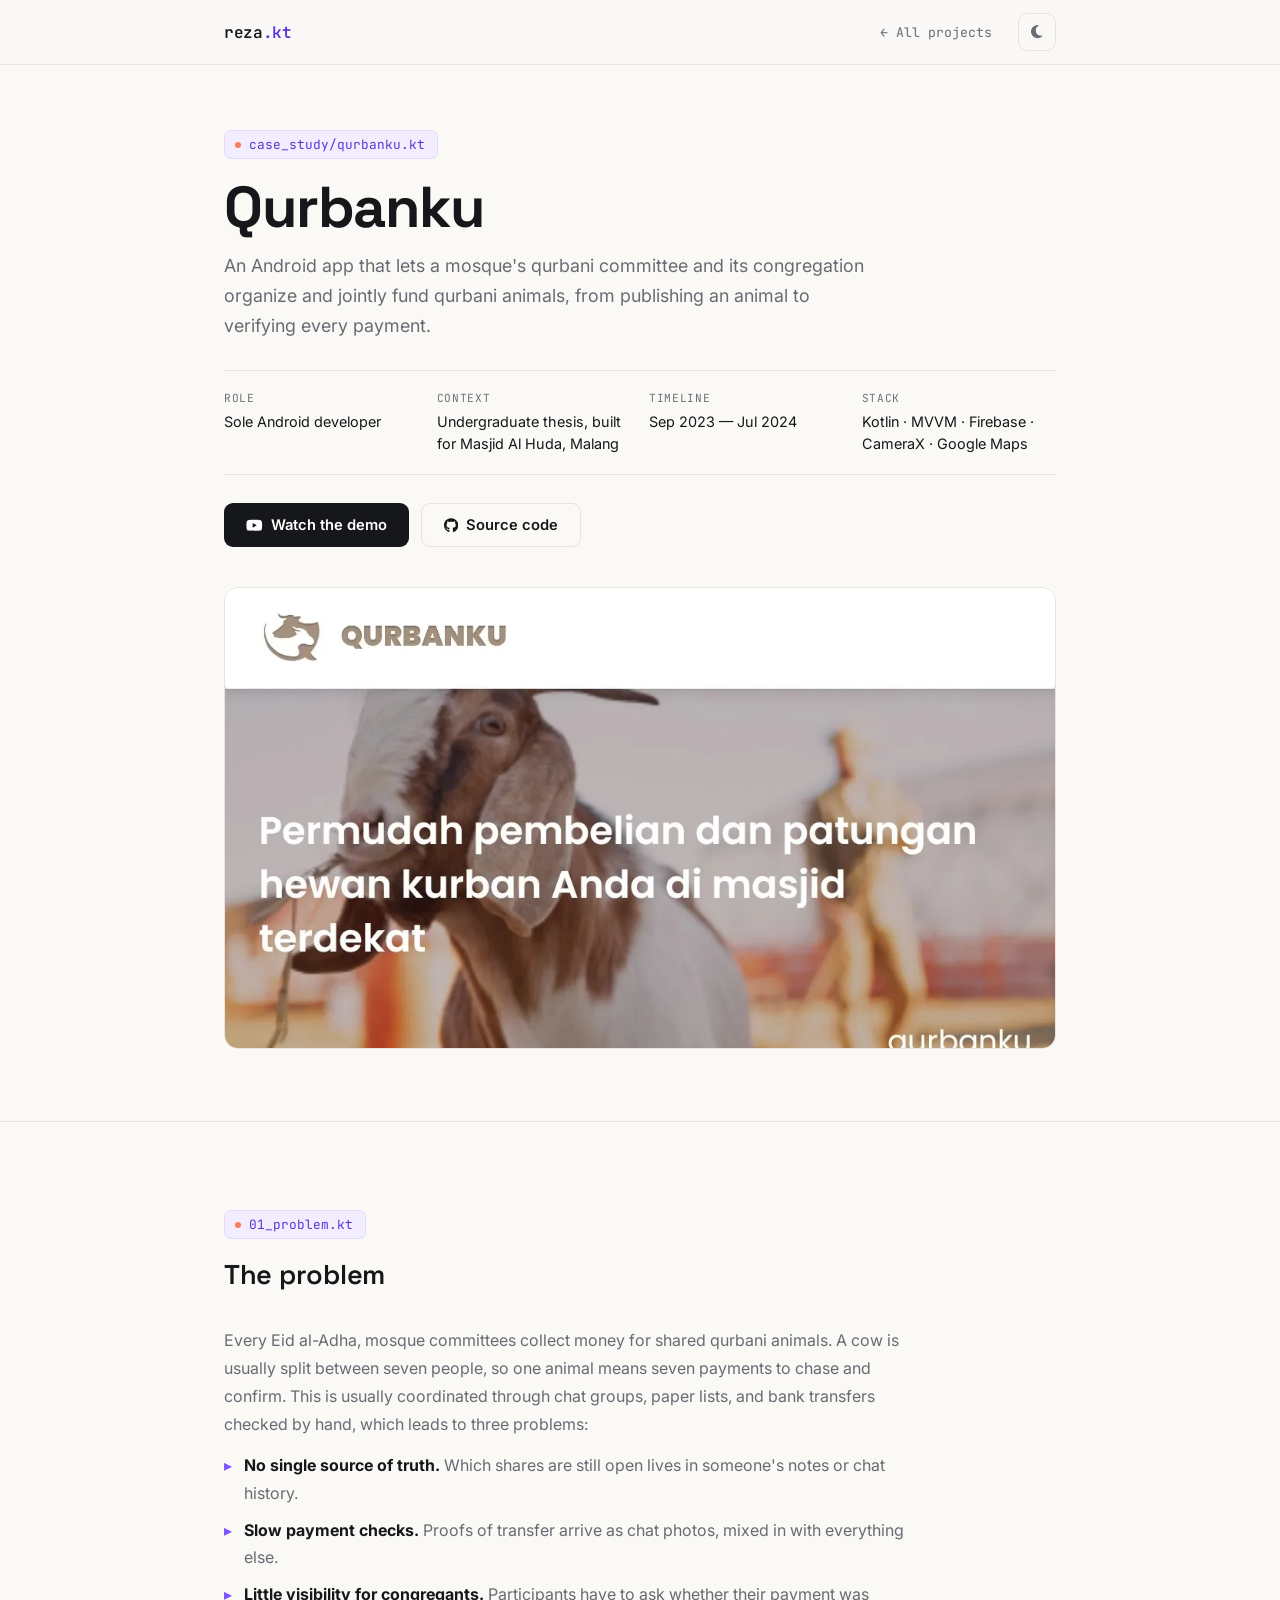
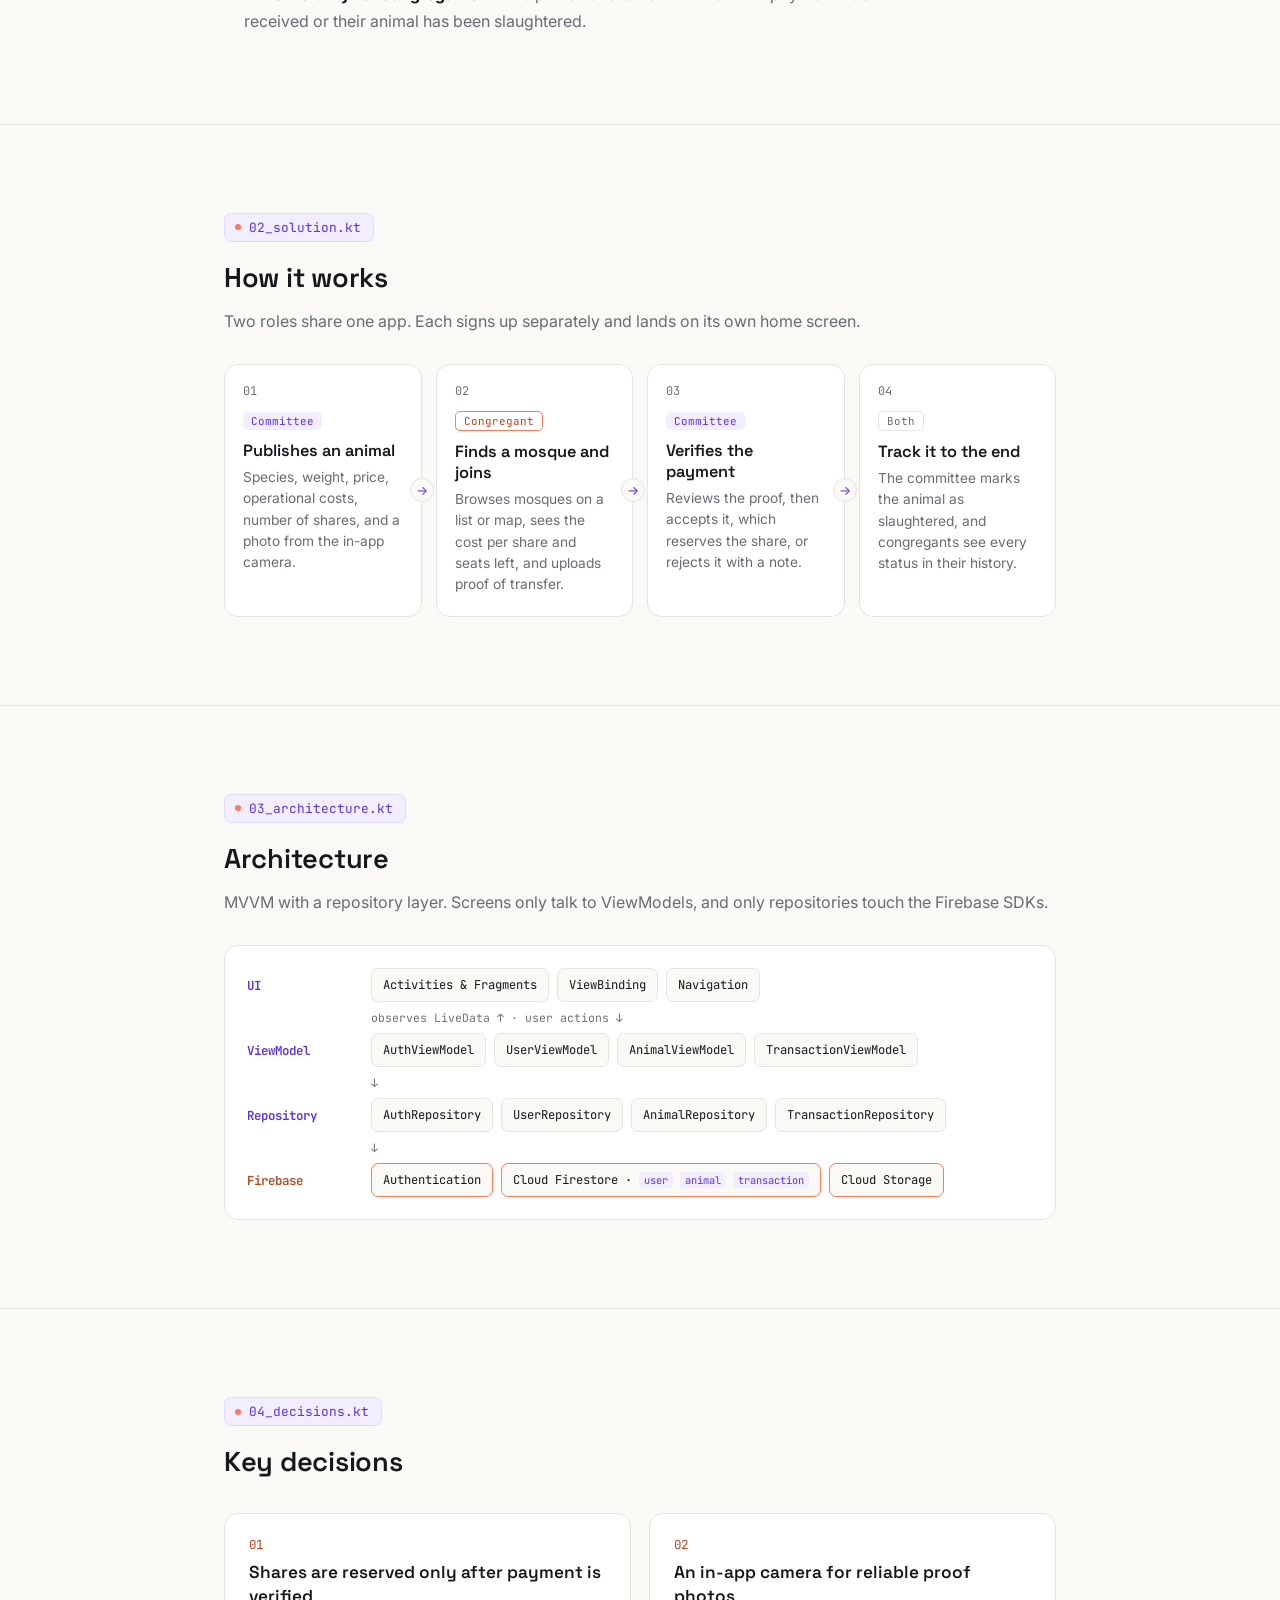
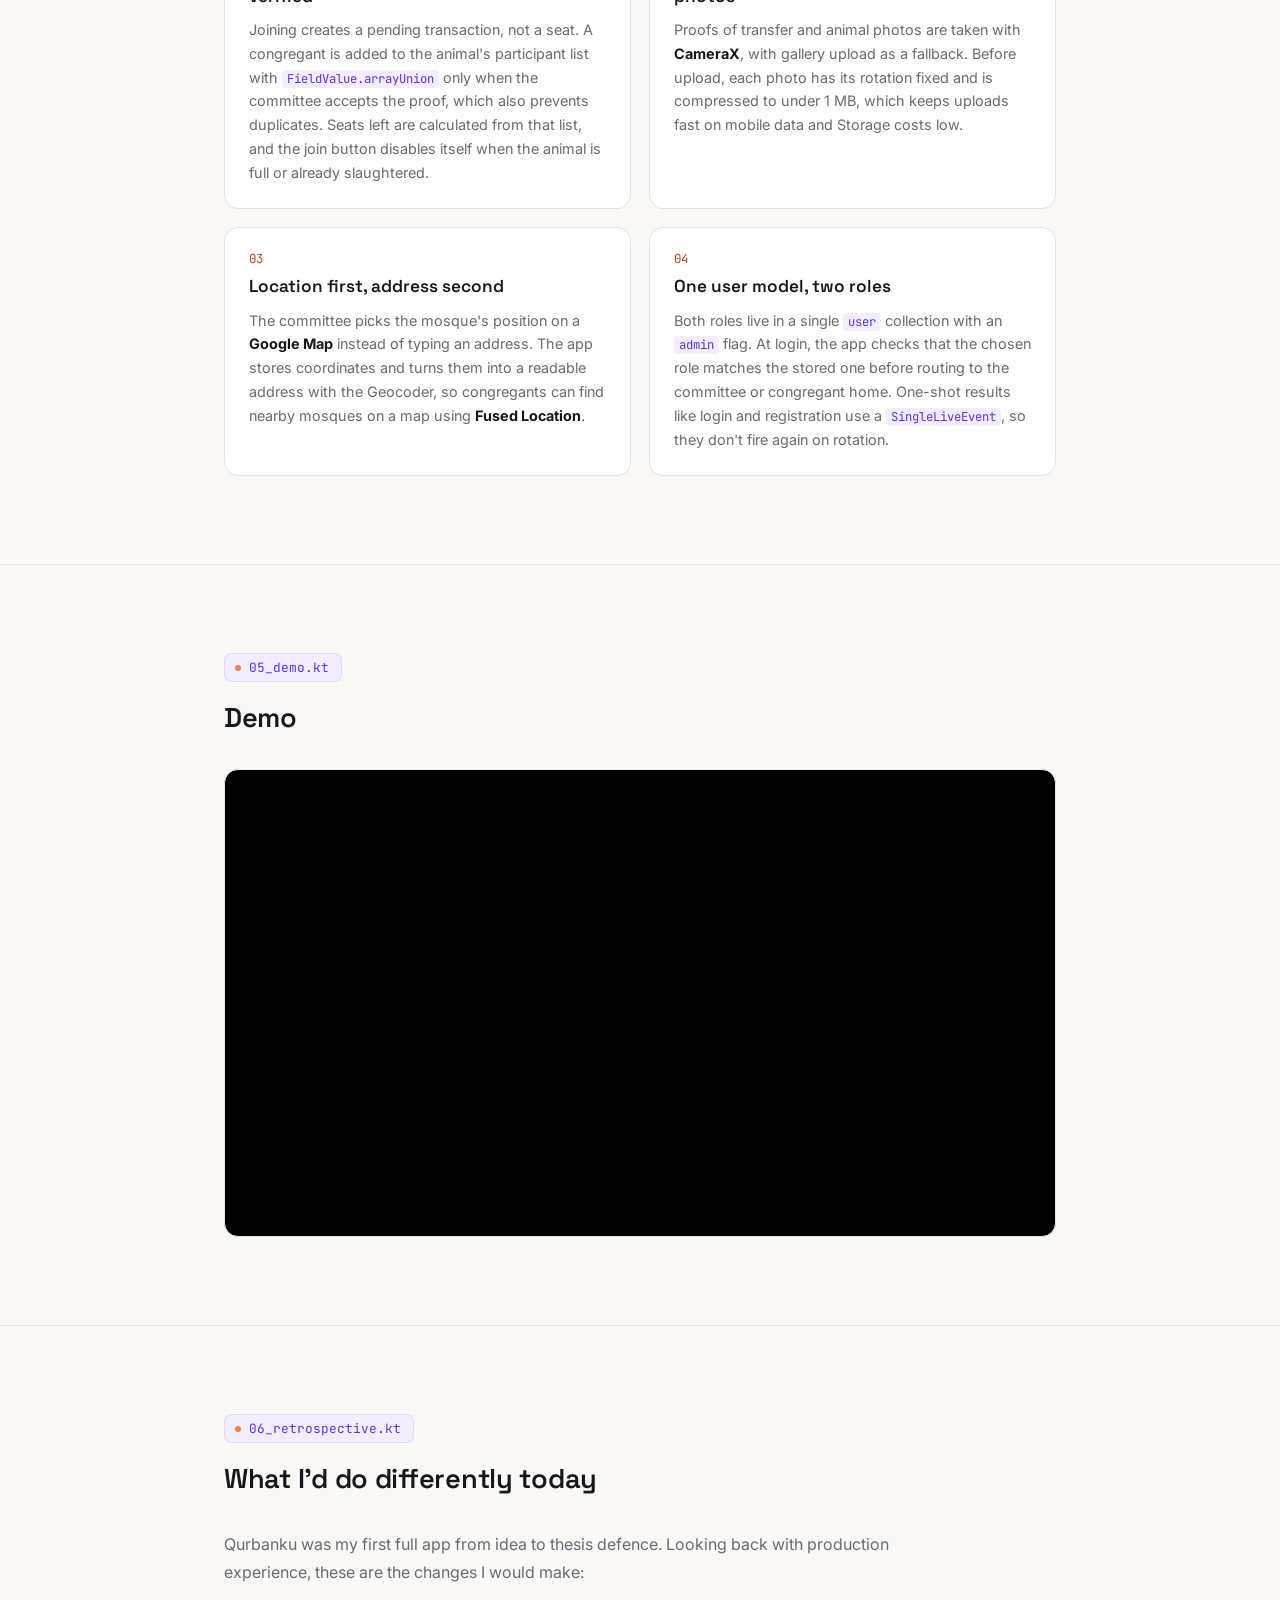
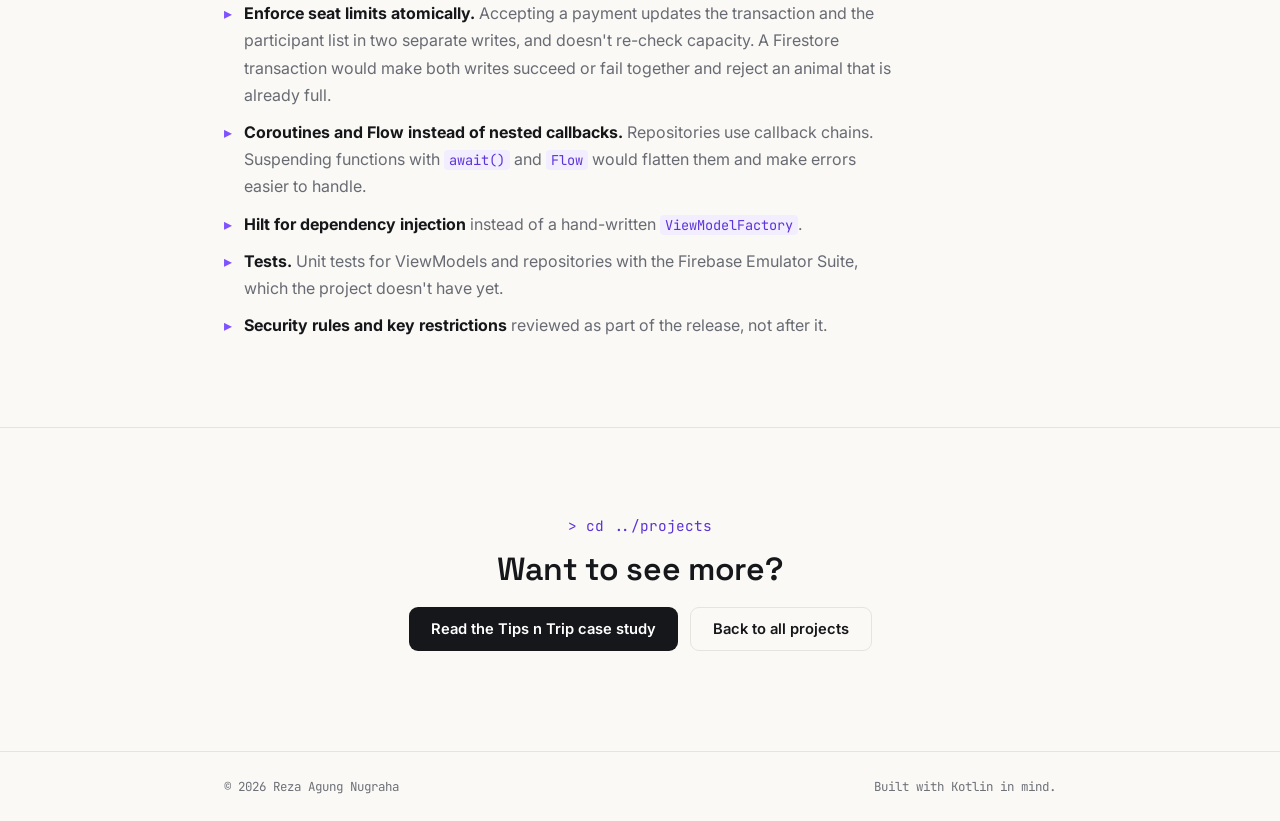
<file: projects/qurbanku.html>
<!DOCTYPE html>
<html lang="en">
  <head>
    <meta charset="UTF-8" />
    <meta name="viewport" content="width=device-width, initial-scale=1.0" />
    <title>Qurbanku — Case Study · Reza Agung Nugraha</title>
    <meta
      name="description"
      content="Case study: Qurbanku, an Android app that lets a mosque's qurbani committee and its congregation organize and jointly fund qurbani animals. Kotlin, MVVM, Firebase, CameraX, Google Maps."
    />
    <link rel="canonical" href="https://rezaagung1101.github.io/projects/qurbanku.html" />
    <meta name="theme-color" content="#faf9f6" media="(prefers-color-scheme: light)" />
    <meta name="theme-color" content="#121316" media="(prefers-color-scheme: dark)" />

    <meta property="og:type" content="article" />
    <meta property="og:url" content="https://rezaagung1101.github.io/projects/qurbanku.html" />
    <meta property="og:title" content="Qurbanku — Case Study" />
    <meta
      property="og:description"
      content="How I built an Android app for a mosque's qurbani committee and its congregation: role-based flows, payment verification, CameraX, and Google Maps on Firebase."
    />
    <meta property="og:image" content="https://rezaagung1101.github.io/assets/qurbanku1.jpg" />
    <meta name="twitter:card" content="summary_large_image" />

    <link rel="icon" href="../favicon.svg" type="image/svg+xml" />
    <link rel="apple-touch-icon" href="../assets/icon-180.png" />
    <link rel="manifest" href="../site.webmanifest" />

    <!-- Prefetch case studies on hover so the page-to-page transition starts instantly -->
    <script type="speculationrules">
      {"prefetch": [{"where": {"and": [{"href_matches": "/projects/*"}, {"not": {"selector_matches": "[target=_blank]"}}]}, "eagerness": "moderate"}, {"where": {"href_matches": "/index.html"}, "eagerness": "moderate"}]}
    </script>

    <script>
      (function () {
        try {
          var t = localStorage.getItem("theme");
          if (t === "dark" || t === "light") document.documentElement.setAttribute("data-theme", t);
        } catch (e) {}
      })();
    </script>

    <script>
      // Page-to-page view transitions: only the project being opened (or returned from)
      // gets shared names, and reveal content shows at once so nothing morphs into a hidden box.
      (function () {
        function keyFrom(url) {
          var m = /projects\/(\w+)\.html/.exec(url || "");
          return m ? m[1] : null;
        }
        function nameOnly(key) {
          document.querySelectorAll(".vt").forEach(function (el) {
            var n = el.style.getPropertyValue("--vt").trim();
            el.style.viewTransitionName = key && n.slice(n.indexOf("-") + 1) === key ? "" : "none";
          });
        }
        window.addEventListener("pageswap", function (e) {
          if (!e.viewTransition) return;
          var to = e.activation && e.activation.entry ? e.activation.entry.url : "";
          nameOnly(keyFrom(location.href) || keyFrom(to));
        });
        window.addEventListener("pagereveal", function (e) {
          if (!e.viewTransition) return;
          var nav = window.navigation && window.navigation.activation;
          var from = nav && nav.from ? nav.from.url : "";
          nameOnly(keyFrom(location.href) || keyFrom(from));
          var html = document.documentElement;
          html.classList.add("vt-arrive");
          e.viewTransition.finished.finally(function () {
            html.classList.remove("vt-arrive");
          });
        });
      })();
    </script>
    <!-- Fonts: linked from HTML (not @import in CSS) so they start downloading right away -->
    <link rel="preconnect" href="https://fonts.googleapis.com" />
    <link rel="preconnect" href="https://fonts.gstatic.com" crossorigin />
    <link rel="stylesheet" href="https://fonts.googleapis.com/css2?family=Space+Grotesk:wght@500;600;700&amp;family=Inter:wght@400;500;600;700&amp;family=JetBrains+Mono:wght@400;500;600&amp;display=swap" />
    <link rel="stylesheet" href="../style.css" />
    <!-- Icons: Font Awesome Free 6.5.2 by @fontawesome, https://fontawesome.com (CC BY 4.0), inlined as SVG -->
  </head>
  <body class="case-page">
    <a class="skip-link" href="#main">Skip to content</a>
    <header>
      <div class="scroll-progress" id="scrollProgress" aria-hidden="true"></div>
      <nav aria-label="Main">
        <div class="nav-swap">
          <a class="brand" href="../index.html#about">reza<span class="brand-ext">.kt</span></a>
          <a class="case-nav-title" href="#main" tabindex="-1" aria-hidden="true">Qurbanku</a>
        </div>
        <div class="nav-tools">
          <div class="nav-swap nav-swap-end">
            <a class="back-link" href="../index.html#projects">← All projects</a>
            <a class="case-nav-cta" href="https://youtu.be/70XUhdvDiKU" target="_blank" rel="noopener noreferrer" tabindex="-1" aria-hidden="true">
              <svg class="icon" viewBox="0 0 576 512" aria-hidden="true" focusable="false"><path d="M549.655 124.083c-6.281-23.65-24.787-42.276-48.284-48.597C458.781 64 288 64 288 64S117.22 64 74.629 75.486c-23.497 6.322-42.003 24.947-48.284 48.597-11.412 42.867-11.412 132.305-11.412 132.305s0 89.438 11.412 132.305c6.281 23.65 24.787 41.5 48.284 47.821C117.22 448 288 448 288 448s170.78 0 213.371-11.486c23.497-6.321 42.003-24.171 48.284-47.821 11.412-42.867 11.412-132.305 11.412-132.305s0-89.438-11.412-132.305zm-317.51 213.508V175.185l142.739 81.205-142.739 81.201z"/></svg> Watch demo
            </a>
          </div>
          <button class="theme-toggle" id="themeToggle" type="button" aria-label="Switch to dark mode">
            <svg class="icon icon-moon" viewBox="0 0 384 512" aria-hidden="true" focusable="false"><path d="M223.5 32C100 32 0 132.3 0 256S100 480 223.5 480c60.6 0 115.5-24.2 155.8-63.4c5-4.9 6.3-12.5 3.1-18.7s-10.1-9.7-17-8.5c-9.8 1.7-19.8 2.6-30.1 2.6c-96.9 0-175.5-78.8-175.5-176c0-65.8 36-123.1 89.3-153.3c6.1-3.5 9.2-10.5 7.7-17.3s-7.3-11.9-14.3-12.5c-6.3-.5-12.6-.8-19-.8z"/></svg><svg class="icon icon-sun" viewBox="0 0 512 512" aria-hidden="true" focusable="false"><path d="M361.5 1.2c5 2.1 8.6 6.6 9.6 11.9L391 121l107.9 19.8c5.3 1 9.8 4.6 11.9 9.6s1.5 10.7-1.6 15.2L446.9 256l62.3 90.3c3.1 4.5 3.7 10.2 1.6 15.2s-6.6 8.6-11.9 9.6L391 391 371.1 498.9c-1 5.3-4.6 9.8-9.6 11.9s-10.7 1.5-15.2-1.6L256 446.9l-90.3 62.3c-4.5 3.1-10.2 3.7-15.2 1.6s-8.6-6.6-9.6-11.9L121 391 13.1 371.1c-5.3-1-9.8-4.6-11.9-9.6s-1.5-10.7 1.6-15.2L65.1 256 2.8 165.7c-3.1-4.5-3.7-10.2-1.6-15.2s6.6-8.6 11.9-9.6L121 121 140.9 13.1c1-5.3 4.6-9.8 9.6-11.9s10.7-1.5 15.2 1.6L256 65.1 346.3 2.8c4.5-3.1 10.2-3.7 15.2-1.6zM160 256a96 96 0 1 1 192 0 96 96 0 1 1 -192 0zm224 0a128 128 0 1 0 -256 0 128 128 0 1 0 256 0z"/></svg>
          </button>
        </div>
      </nav>
    </header>

    <main id="main">
      <!-- ============ Intro ============ -->
      <section class="case-hero">
        <div class="wrap">
          <span class="tab-label reveal"><span class="dot"></span>case_study/qurbanku.kt</span>
          <h1 class="case-title reveal vt vt-title" style="--vt: title-qurbanku">Qurbanku</h1>
          <p class="case-lede reveal">
            An Android app that lets a mosque's qurbani committee and its congregation
            organize and jointly fund qurbani animals, from publishing an animal to
            verifying every payment.
          </p>

          <dl class="case-meta reveal">
            <div>
              <dt>Role</dt>
              <dd>Sole Android developer</dd>
            </div>
            <div>
              <dt>Context</dt>
              <dd>Undergraduate thesis, built for Masjid Al Huda, Malang</dd>
            </div>
            <div>
              <dt>Timeline</dt>
              <dd>Sep 2023 — Jul 2024</dd>
            </div>
            <div>
              <dt>Stack</dt>
              <dd>Kotlin · MVVM · Firebase · CameraX · Google Maps</dd>
            </div>
          </dl>

          <div class="case-links reveal">
            <a class="btn btn-primary" href="https://youtu.be/70XUhdvDiKU" target="_blank" rel="noopener noreferrer">
              <svg class="icon" viewBox="0 0 576 512" aria-hidden="true" focusable="false"><path d="M549.655 124.083c-6.281-23.65-24.787-42.276-48.284-48.597C458.781 64 288 64 288 64S117.22 64 74.629 75.486c-23.497 6.322-42.003 24.947-48.284 48.597-11.412 42.867-11.412 132.305-11.412 132.305s0 89.438 11.412 132.305c6.281 23.65 24.787 41.5 48.284 47.821C117.22 448 288 448 288 448s170.78 0 213.371-11.486c23.497-6.321 42.003-24.171 48.284-47.821 11.412-42.867 11.412-132.305 11.412-132.305s0-89.438-11.412-132.305zm-317.51 213.508V175.185l142.739 81.205-142.739 81.201z"/></svg> Watch the demo
            </a>
            <a class="btn btn-ghost" href="https://github.com/rezaagung1101/QURBANKU_APPS_SKRIPSI" target="_blank" rel="noopener noreferrer">
              <svg class="icon" viewBox="0 0 496 512" aria-hidden="true" focusable="false"><path d="M165.9 397.4c0 2-2.3 3.6-5.2 3.6-3.3.3-5.6-1.3-5.6-3.6 0-2 2.3-3.6 5.2-3.6 3-.3 5.6 1.3 5.6 3.6zm-31.1-4.5c-.7 2 1.3 4.3 4.3 4.9 2.6 1 5.6 0 6.2-2s-1.3-4.3-4.3-5.2c-2.6-.7-5.5.3-6.2 2.3zm44.2-1.7c-2.9.7-4.9 2.6-4.6 4.9.3 2 2.9 3.3 5.9 2.6 2.9-.7 4.9-2.6 4.6-4.6-.3-1.9-3-3.2-5.9-2.9zM244.8 8C106.1 8 0 113.3 0 252c0 110.9 69.8 205.8 169.5 239.2 12.8 2.3 17.3-5.6 17.3-12.1 0-6.2-.3-40.4-.3-61.4 0 0-70 15-84.7-29.8 0 0-11.4-29.1-27.8-36.6 0 0-22.9-15.7 1.6-15.4 0 0 24.9 2 38.6 25.8 21.9 38.6 58.6 27.5 72.9 20.9 2.3-16 8.8-27.1 16-33.7-55.9-6.2-112.3-14.3-112.3-110.5 0-27.5 7.6-41.3 23.6-58.9-2.6-6.5-11.1-33.3 2.6-67.9 20.9-6.5 69 27 69 27 20-5.6 41.5-8.5 62.8-8.5s42.8 2.9 62.8 8.5c0 0 48.1-33.6 69-27 13.7 34.7 5.2 61.4 2.6 67.9 16 17.7 25.8 31.5 25.8 58.9 0 96.5-58.9 104.2-114.8 110.5 9.2 7.9 17 22.9 17 46.4 0 33.7-.3 75.4-.3 83.6 0 6.5 4.6 14.4 17.3 12.1C428.2 457.8 496 362.9 496 252 496 113.3 383.5 8 244.8 8zM97.2 352.9c-1.3 1-1 3.3.7 5.2 1.6 1.6 3.9 2.3 5.2 1 1.3-1 1-3.3-.7-5.2-1.6-1.6-3.9-2.3-5.2-1zm-10.8-8.1c-.7 1.3.3 2.9 2.3 3.9 1.6 1 3.6.7 4.3-.7.7-1.3-.3-2.9-2.3-3.9-2-.6-3.6-.3-4.3.7zm32.4 35.6c-1.6 1.3-1 4.3 1.3 6.2 2.3 2.3 5.2 2.6 6.5 1 1.3-1.3.7-4.3-1.3-6.2-2.2-2.3-5.2-2.6-6.5-1zm-11.4-14.7c-1.6 1-1.6 3.6 0 5.9 1.6 2.3 4.3 3.3 5.6 2.3 1.6-1.3 1.6-3.9 0-6.2-1.4-2.3-4-3.3-5.6-2z"/></svg> Source code
            </a>
          </div>

          <figure class="case-cover reveal vt vt-cover" style="--vt: cover-qurbanku">
            <picture>
              <source type="image/webp" srcset="../assets/qurbanku1-640.webp 640w, ../assets/qurbanku1.webp 1080w" sizes="(max-width: 900px) calc(100vw - 48px), 832px" />
              <img src="../assets/qurbanku1.jpg" alt="Qurbanku home screen listing nearby mosques" width="1080" height="925" />
            </picture>
          </figure>
        </div>
      </section>

      <!-- ============ Problem ============ -->
      <section>
        <div class="wrap case-prose">
          <span class="tab-label reveal"><span class="dot"></span>01_problem.kt</span>
          <h2 class="section-heading reveal">The problem</h2>
          <div class="reveal">
            <p>
              Every Eid al-Adha, mosque committees collect money for shared qurbani
              animals. A cow is usually split between seven people, so one animal means
              seven payments to chase and confirm. This is usually coordinated through
              chat groups, paper lists, and bank transfers checked by hand, which leads to
              three problems:
            </p>
            <ul class="case-list">
              <li><strong>No single source of truth.</strong> Which shares are still open lives in someone's notes or chat history.</li>
              <li><strong>Slow payment checks.</strong> Proofs of transfer arrive as chat photos, mixed in with everything else.</li>
              <li><strong>Little visibility for congregants.</strong> Participants have to ask whether their payment was received or their animal has been slaughtered.</li>
            </ul>
          </div>
        </div>
      </section>

      <!-- ============ Flow ============ -->
      <section>
        <div class="wrap">
          <span class="tab-label reveal"><span class="dot"></span>02_solution.kt</span>
          <h2 class="section-heading reveal">How it works</h2>
          <p class="section-sub reveal">
            Two roles share one app. Each signs up separately and lands on its own home screen.
          </p>

          <ol class="flow">
            <li class="flow-step reveal">
              <span class="flow-who who-panitia">Committee</span>
              <p class="flow-title">Publishes an animal</p>
              <p class="flow-desc">Species, weight, price, operational costs, number of shares, and a photo from the in-app camera.</p>
            </li>
            <li class="flow-step reveal">
              <span class="flow-who who-jemaah">Congregant</span>
              <p class="flow-title">Finds a mosque and joins</p>
              <p class="flow-desc">Browses mosques on a list or map, sees the cost per share and seats left, and uploads proof of transfer.</p>
            </li>
            <li class="flow-step reveal">
              <span class="flow-who who-panitia">Committee</span>
              <p class="flow-title">Verifies the payment</p>
              <p class="flow-desc">Reviews the proof, then accepts it, which reserves the share, or rejects it with a note.</p>
            </li>
            <li class="flow-step reveal">
              <span class="flow-who who-both">Both</span>
              <p class="flow-title">Track it to the end</p>
              <p class="flow-desc">The committee marks the animal as slaughtered, and congregants see every status in their history.</p>
            </li>
          </ol>
        </div>
      </section>

      <!-- ============ Architecture ============ -->
      <section>
        <div class="wrap">
          <span class="tab-label reveal"><span class="dot"></span>03_architecture.kt</span>
          <h2 class="section-heading reveal">Architecture</h2>
          <p class="section-sub reveal">
            MVVM with a repository layer. Screens only talk to ViewModels, and only
            repositories touch the Firebase SDKs.
          </p>

          <div class="arch reveal" role="img" aria-label="Architecture: Activities and Fragments observe ViewModels, ViewModels call repositories, and repositories use Firebase Auth, Cloud Firestore, and Cloud Storage.">
            <div class="arch-layer">
              <p class="arch-name">UI</p>
              <div class="arch-boxes">
                <span>Activities &amp; Fragments</span>
                <span>ViewBinding</span>
                <span>Navigation</span>
              </div>
            </div>
            <p class="arch-arrow" aria-hidden="true">observes LiveData ↑ · user actions ↓</p>
            <div class="arch-layer">
              <p class="arch-name">ViewModel</p>
              <div class="arch-boxes">
                <span>AuthViewModel</span>
                <span>UserViewModel</span>
                <span>AnimalViewModel</span>
                <span>TransactionViewModel</span>
              </div>
            </div>
            <p class="arch-arrow" aria-hidden="true">↓</p>
            <div class="arch-layer">
              <p class="arch-name">Repository</p>
              <div class="arch-boxes">
                <span>AuthRepository</span>
                <span>UserRepository</span>
                <span>AnimalRepository</span>
                <span>TransactionRepository</span>
              </div>
            </div>
            <p class="arch-arrow" aria-hidden="true">↓</p>
            <div class="arch-layer arch-backend">
              <p class="arch-name">Firebase</p>
              <div class="arch-boxes">
                <span>Authentication</span>
                <span>Cloud Firestore · <code>user</code> <code>animal</code> <code>transaction</code></span>
                <span>Cloud Storage</span>
              </div>
            </div>
          </div>
        </div>
      </section>

      <!-- ============ Decisions ============ -->
      <section>
        <div class="wrap">
          <span class="tab-label reveal"><span class="dot"></span>04_decisions.kt</span>
          <h2 class="section-heading reveal">Key decisions</h2>

          <div class="decision-grid">
            <article class="decision reveal">
              <p class="decision-num">01</p>
              <h3>Shares are reserved only after payment is verified</h3>
              <p>
                Joining creates a pending transaction, not a seat. A congregant is added to the
                animal's participant list with <code>FieldValue.arrayUnion</code> only when the
                committee accepts the proof, which also prevents duplicates. Seats left are
                calculated from that list, and the join button disables itself when the animal
                is full or already slaughtered.
              </p>
            </article>
            <article class="decision reveal">
              <p class="decision-num">02</p>
              <h3>An in-app camera for reliable proof photos</h3>
              <p>
                Proofs of transfer and animal photos are taken with <strong>CameraX</strong>,
                with gallery upload as a fallback. Before upload, each photo has its rotation
                fixed and is compressed to under 1&nbsp;MB, which keeps uploads fast on mobile
                data and Storage costs low.
              </p>
            </article>
            <article class="decision reveal">
              <p class="decision-num">03</p>
              <h3>Location first, address second</h3>
              <p>
                The committee picks the mosque's position on a <strong>Google Map</strong>
                instead of typing an address. The app stores coordinates and turns them into a
                readable address with the Geocoder, so congregants can find nearby mosques on a
                map using <strong>Fused Location</strong>.
              </p>
            </article>
            <article class="decision reveal">
              <p class="decision-num">04</p>
              <h3>One user model, two roles</h3>
              <p>
                Both roles live in a single <code>user</code> collection with an
                <code>admin</code> flag. At login, the app checks that the chosen role matches
                the stored one before routing to the committee or congregant home. One-shot
                results like login and registration use a <code>SingleLiveEvent</code>, so they
                don't fire again on rotation.
              </p>
            </article>
          </div>
        </div>
      </section>

      <!-- ============ Demo ============ -->
      <section>
        <div class="wrap">
          <span class="tab-label reveal"><span class="dot"></span>05_demo.kt</span>
          <h2 class="section-heading reveal">Demo</h2>
          <div class="video-frame reveal">
            <iframe
              src="https://www.youtube-nocookie.com/embed/70XUhdvDiKU"
              title="Qurbanku app demo"
              loading="lazy"
              allow="accelerometer; encrypted-media; gyroscope; picture-in-picture"
              allowfullscreen
            ></iframe>
          </div>
        </div>
      </section>

      <!-- ============ Reflection ============ -->
      <section>
        <div class="wrap case-prose">
          <span class="tab-label reveal"><span class="dot"></span>06_retrospective.kt</span>
          <h2 class="section-heading reveal">What I'd do differently today</h2>
          <div class="reveal">
            <p>
              Qurbanku was my first full app from idea to thesis defence. Looking back with
              production experience, these are the changes I would make:
            </p>
            <ul class="case-list">
              <li><strong>Enforce seat limits atomically.</strong> Accepting a payment updates the transaction and the participant list in two separate writes, and doesn't re-check capacity. A Firestore transaction would make both writes succeed or fail together and reject an animal that is already full.</li>
              <li><strong>Coroutines and Flow instead of nested callbacks.</strong> Repositories use callback chains. Suspending functions with <code>await()</code> and <code>Flow</code> would flatten them and make errors easier to handle.</li>
              <li><strong>Hilt for dependency injection</strong> instead of a hand-written <code>ViewModelFactory</code>.</li>
              <li><strong>Tests.</strong> Unit tests for ViewModels and repositories with the Firebase Emulator Suite, which the project doesn't have yet.</li>
              <li><strong>Security rules and key restrictions</strong> reviewed as part of the release, not after it.</li>
            </ul>
          </div>
        </div>
      </section>

      <!-- ============ Next ============ -->
      <section class="case-next">
        <div class="wrap">
          <p class="contact-eyebrow reveal">&gt; cd ../projects</p>
          <h2 class="contact-heading reveal">Want to see more?</h2>
          <div class="case-links case-links-center reveal">
            <a class="btn btn-primary" href="tipsntrip.html">Read the Tips n Trip case study</a>
            <a class="btn btn-ghost" href="../index.html#projects">Back to all projects</a>
          </div>
        </div>
      </section>
    </main>

    <footer>
      <div class="wrap footer-row">
        <span>&copy; <span id="year">2026</span> Reza Agung Nugraha</span>
        <span>Built with Kotlin in mind.</span>
      </div>
    </footer>

    <dialog class="lightbox" id="lightbox" aria-label="Enlarged image">
      <button class="lightbox-close" type="button" aria-label="Close image">✕</button>
      <img class="lightbox-img" alt="" />
      <p class="lightbox-caption"></p>
    </dialog>

    <script src="../script.js"></script>
  </body>
</html>
</file>
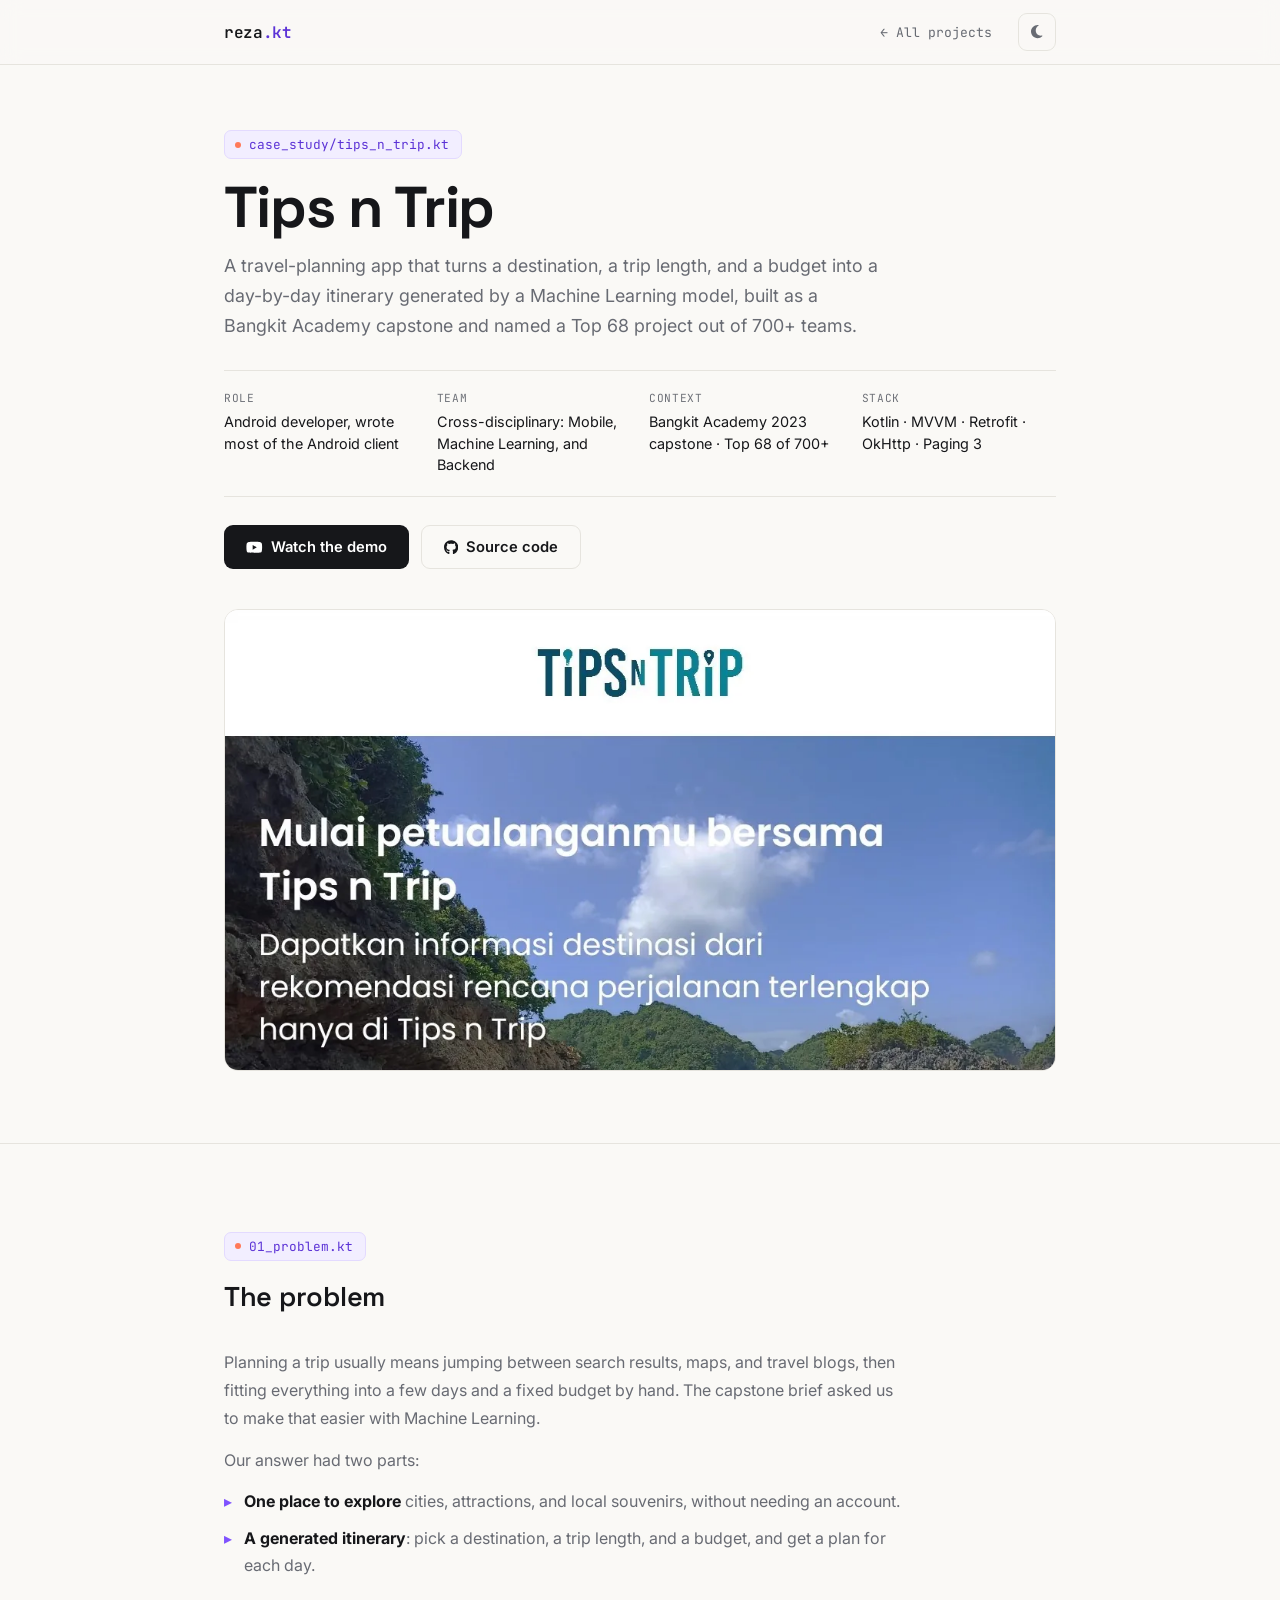
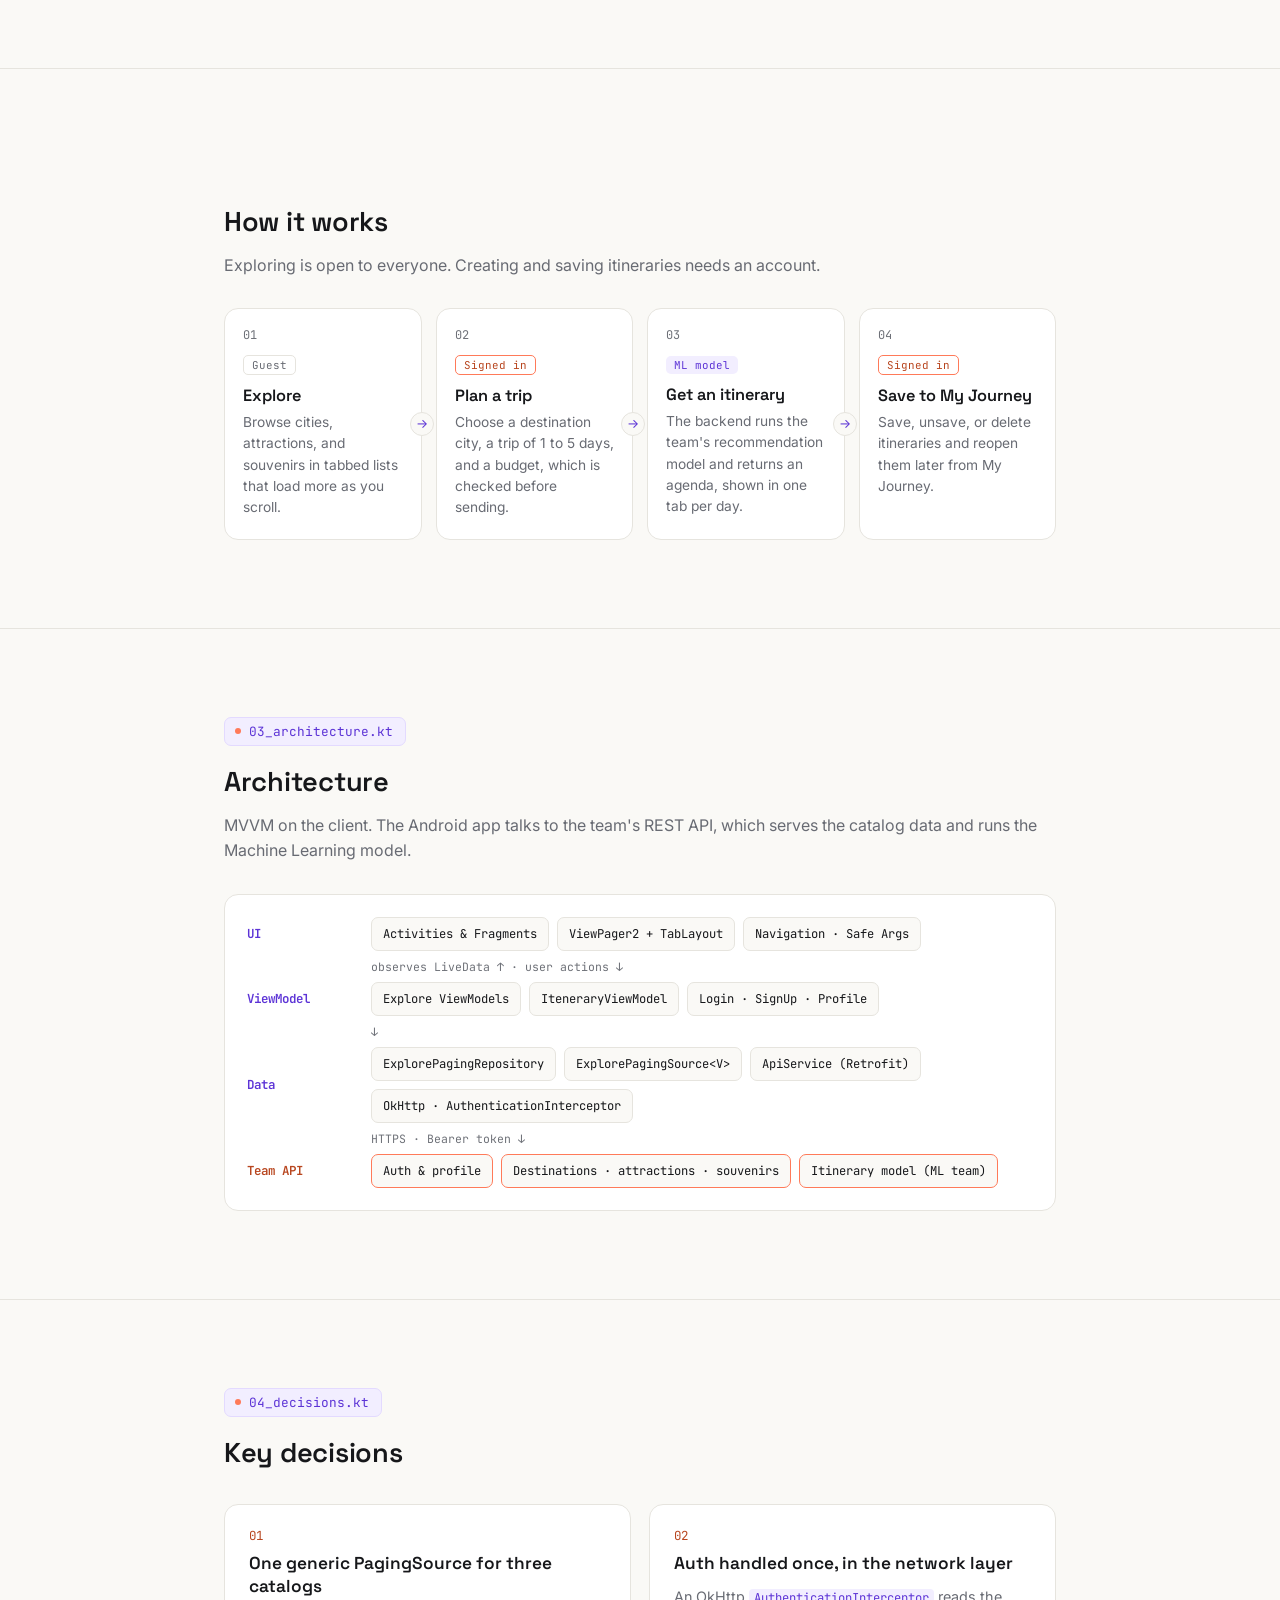
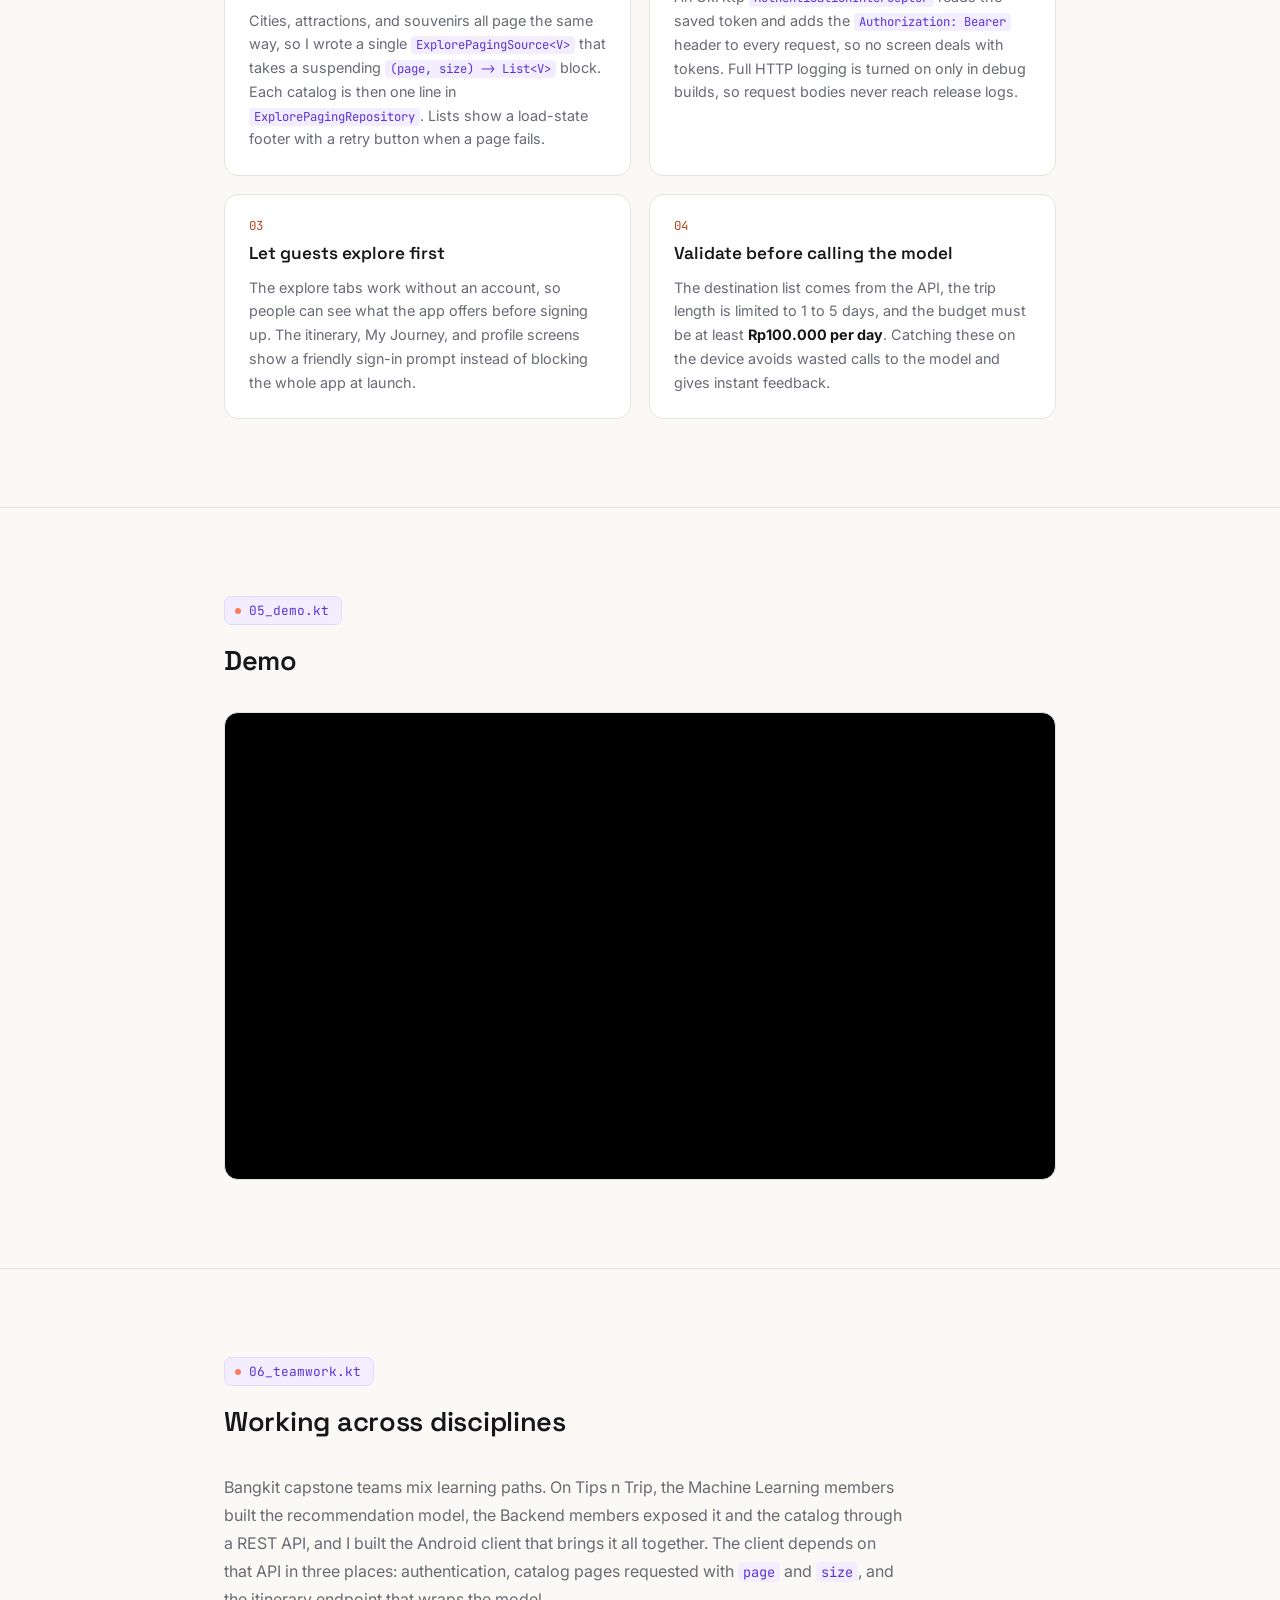
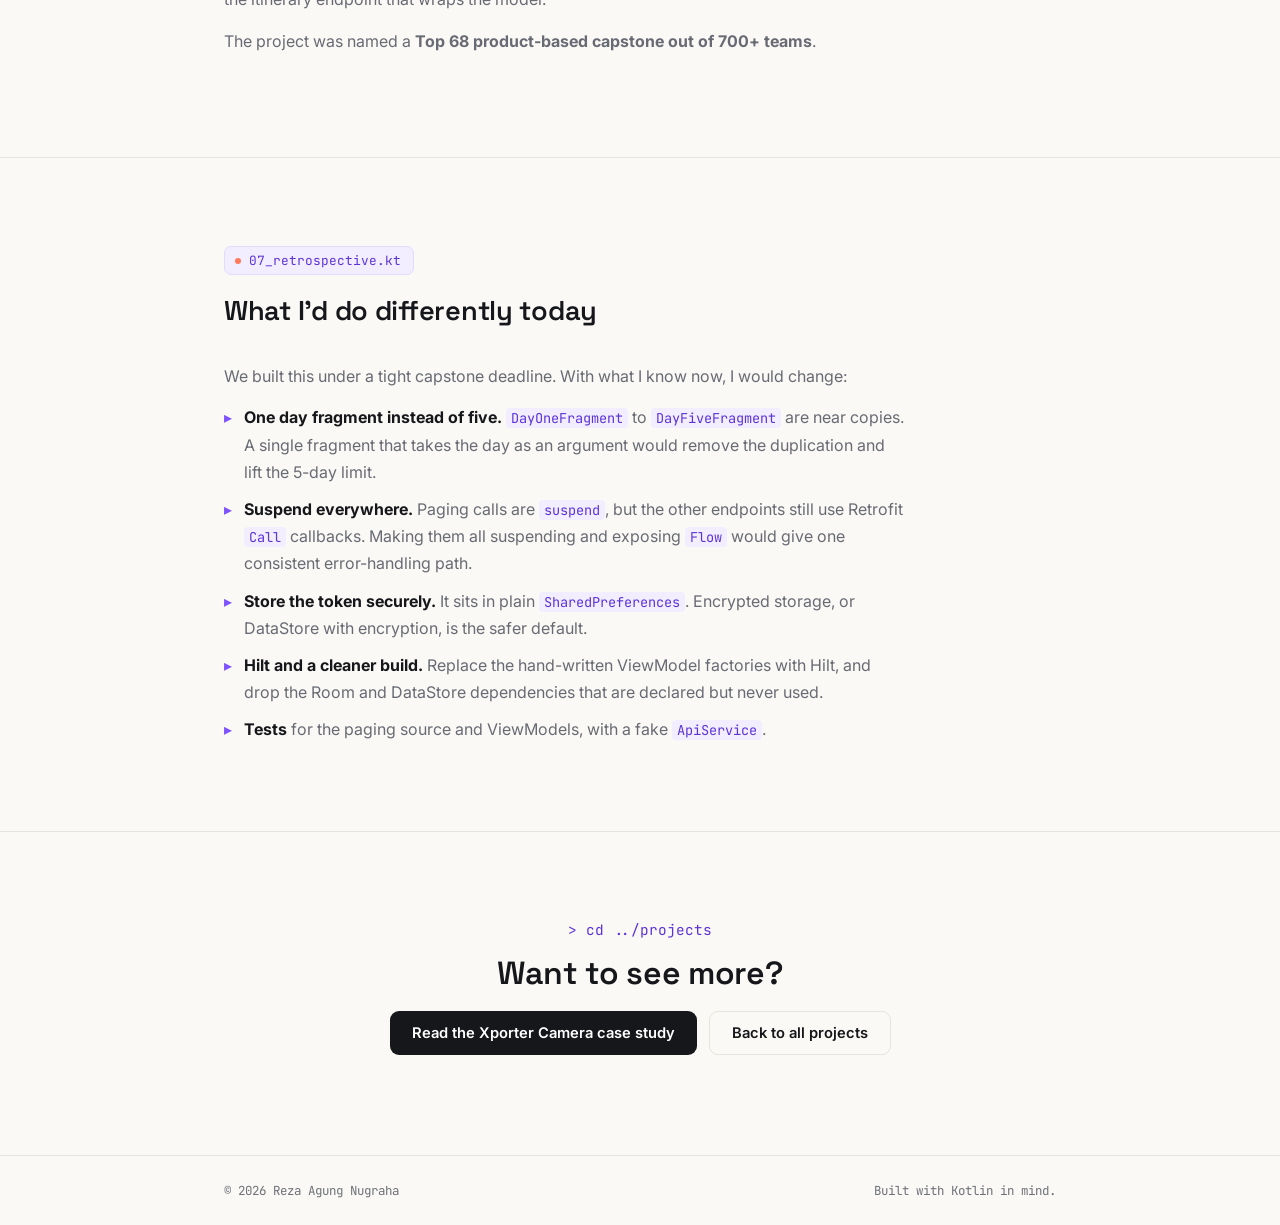
<file: projects/tipsntrip.html>
<!DOCTYPE html>
<html lang="en">
  <head>
    <meta charset="UTF-8" />
    <meta name="viewport" content="width=device-width, initial-scale=1.0" />
    <title>Tips n Trip — Case Study · Reza Agung Nugraha</title>
    <meta
      name="description"
      content="Case study: Tips n Trip, a Bangkit Academy capstone app that builds day-by-day travel itineraries from a Machine Learning model. Kotlin, MVVM, Retrofit, OkHttp, Paging 3."
    />
    <link rel="canonical" href="https://rezaagung1101.github.io/projects/tipsntrip.html" />
    <meta name="theme-color" content="#faf9f6" media="(prefers-color-scheme: light)" />
    <meta name="theme-color" content="#121316" media="(prefers-color-scheme: dark)" />

    <meta property="og:type" content="article" />
    <meta property="og:url" content="https://rezaagung1101.github.io/projects/tipsntrip.html" />
    <meta property="og:title" content="Tips n Trip — Case Study" />
    <meta
      property="og:description"
      content="How I built the Android client of a travel-planning app with a Machine Learning team: generic Paging 3 catalogs, token auth with OkHttp, and itinerary generation."
    />
    <meta property="og:image" content="https://rezaagung1101.github.io/assets/tipsntrip.jpg" />
    <meta name="twitter:card" content="summary_large_image" />

    <link rel="icon" href="../favicon.svg" type="image/svg+xml" />
    <link rel="apple-touch-icon" href="../assets/icon-180.png" />
    <link rel="manifest" href="../site.webmanifest" />

    <!-- Prefetch case studies on hover so the page-to-page transition starts instantly -->
    <script type="speculationrules">
      {"prefetch": [{"where": {"and": [{"href_matches": "/projects/*"}, {"not": {"selector_matches": "[target=_blank]"}}]}, "eagerness": "moderate"}, {"where": {"href_matches": "/index.html"}, "eagerness": "moderate"}]}
    </script>

    <script>
      (function () {
        try {
          var t = localStorage.getItem("theme");
          if (t === "dark" || t === "light") document.documentElement.setAttribute("data-theme", t);
        } catch (e) {}
      })();
    </script>

    <script>
      // Page-to-page view transitions: only the project being opened (or returned from)
      // gets shared names, and reveal content shows at once so nothing morphs into a hidden box.
      (function () {
        function keyFrom(url) {
          var m = /projects\/(\w+)\.html/.exec(url || "");
          return m ? m[1] : null;
        }
        function nameOnly(key) {
          document.querySelectorAll(".vt").forEach(function (el) {
            var n = el.style.getPropertyValue("--vt").trim();
            el.style.viewTransitionName = key && n.slice(n.indexOf("-") + 1) === key ? "" : "none";
          });
        }
        window.addEventListener("pageswap", function (e) {
          if (!e.viewTransition) return;
          var to = e.activation && e.activation.entry ? e.activation.entry.url : "";
          nameOnly(keyFrom(location.href) || keyFrom(to));
        });
        window.addEventListener("pagereveal", function (e) {
          if (!e.viewTransition) return;
          var nav = window.navigation && window.navigation.activation;
          var from = nav && nav.from ? nav.from.url : "";
          nameOnly(keyFrom(location.href) || keyFrom(from));
          var html = document.documentElement;
          html.classList.add("vt-arrive");
          e.viewTransition.finished.finally(function () {
            html.classList.remove("vt-arrive");
          });
        });
      })();
    </script>
    <!-- Fonts: linked from HTML (not @import in CSS) so they start downloading right away -->
    <link rel="preconnect" href="https://fonts.googleapis.com" />
    <link rel="preconnect" href="https://fonts.gstatic.com" crossorigin />
    <link rel="stylesheet" href="https://fonts.googleapis.com/css2?family=Space+Grotesk:wght@500;600;700&amp;family=Inter:wght@400;500;600;700&amp;family=JetBrains+Mono:wght@400;500;600&amp;display=swap" />
    <link rel="stylesheet" href="../style.css" />
    <!-- Icons: Font Awesome Free 6.5.2 by @fontawesome, https://fontawesome.com (CC BY 4.0), inlined as SVG -->
  </head>
  <body class="case-page">
    <a class="skip-link" href="#main">Skip to content</a>
    <header>
      <div class="scroll-progress" id="scrollProgress" aria-hidden="true"></div>
      <nav aria-label="Main">
        <div class="nav-swap">
          <a class="brand" href="../index.html#about">reza<span class="brand-ext">.kt</span></a>
          <a class="case-nav-title" href="#main" tabindex="-1" aria-hidden="true">Tips n Trip</a>
        </div>
        <div class="nav-tools">
          <div class="nav-swap nav-swap-end">
            <a class="back-link" href="../index.html#projects">← All projects</a>
            <a class="case-nav-cta" href="https://youtu.be/hbtx4GrY_kA" target="_blank" rel="noopener noreferrer" tabindex="-1" aria-hidden="true">
              <svg class="icon" viewBox="0 0 576 512" aria-hidden="true" focusable="false"><path d="M549.655 124.083c-6.281-23.65-24.787-42.276-48.284-48.597C458.781 64 288 64 288 64S117.22 64 74.629 75.486c-23.497 6.322-42.003 24.947-48.284 48.597-11.412 42.867-11.412 132.305-11.412 132.305s0 89.438 11.412 132.305c6.281 23.65 24.787 41.5 48.284 47.821C117.22 448 288 448 288 448s170.78 0 213.371-11.486c23.497-6.321 42.003-24.171 48.284-47.821 11.412-42.867 11.412-132.305 11.412-132.305s0-89.438-11.412-132.305zm-317.51 213.508V175.185l142.739 81.205-142.739 81.201z"/></svg> Watch demo
            </a>
          </div>
          <button class="theme-toggle" id="themeToggle" type="button" aria-label="Switch to dark mode">
            <svg class="icon icon-moon" viewBox="0 0 384 512" aria-hidden="true" focusable="false"><path d="M223.5 32C100 32 0 132.3 0 256S100 480 223.5 480c60.6 0 115.5-24.2 155.8-63.4c5-4.9 6.3-12.5 3.1-18.7s-10.1-9.7-17-8.5c-9.8 1.7-19.8 2.6-30.1 2.6c-96.9 0-175.5-78.8-175.5-176c0-65.8 36-123.1 89.3-153.3c6.1-3.5 9.2-10.5 7.7-17.3s-7.3-11.9-14.3-12.5c-6.3-.5-12.6-.8-19-.8z"/></svg><svg class="icon icon-sun" viewBox="0 0 512 512" aria-hidden="true" focusable="false"><path d="M361.5 1.2c5 2.1 8.6 6.6 9.6 11.9L391 121l107.9 19.8c5.3 1 9.8 4.6 11.9 9.6s1.5 10.7-1.6 15.2L446.9 256l62.3 90.3c3.1 4.5 3.7 10.2 1.6 15.2s-6.6 8.6-11.9 9.6L391 391 371.1 498.9c-1 5.3-4.6 9.8-9.6 11.9s-10.7 1.5-15.2-1.6L256 446.9l-90.3 62.3c-4.5 3.1-10.2 3.7-15.2 1.6s-8.6-6.6-9.6-11.9L121 391 13.1 371.1c-5.3-1-9.8-4.6-11.9-9.6s-1.5-10.7 1.6-15.2L65.1 256 2.8 165.7c-3.1-4.5-3.7-10.2-1.6-15.2s6.6-8.6 11.9-9.6L121 121 140.9 13.1c1-5.3 4.6-9.8 9.6-11.9s10.7-1.5 15.2 1.6L256 65.1 346.3 2.8c4.5-3.1 10.2-3.7 15.2-1.6zM160 256a96 96 0 1 1 192 0 96 96 0 1 1 -192 0zm224 0a128 128 0 1 0 -256 0 128 128 0 1 0 256 0z"/></svg>
          </button>
        </div>
      </nav>
    </header>

    <main id="main">
      <!-- ============ Intro ============ -->
      <section class="case-hero">
        <div class="wrap">
          <span class="tab-label reveal"><span class="dot"></span>case_study/tips_n_trip.kt</span>
          <h1 class="case-title reveal vt vt-title" style="--vt: title-tipsntrip">Tips n Trip</h1>
          <p class="case-lede reveal">
            A travel-planning app that turns a destination, a trip length, and a budget
            into a day-by-day itinerary generated by a Machine Learning model, built as a
            Bangkit Academy capstone and named a Top 68 project out of 700+ teams.
          </p>

          <dl class="case-meta reveal">
            <div>
              <dt>Role</dt>
              <dd>Android developer, wrote most of the Android client</dd>
            </div>
            <div>
              <dt>Team</dt>
              <dd>Cross-disciplinary: Mobile, Machine Learning, and Backend</dd>
            </div>
            <div>
              <dt>Context</dt>
              <dd>Bangkit Academy 2023 capstone · Top 68 of 700+</dd>
            </div>
            <div>
              <dt>Stack</dt>
              <dd>Kotlin · MVVM · Retrofit · OkHttp · Paging 3</dd>
            </div>
          </dl>

          <div class="case-links reveal">
            <a class="btn btn-primary" href="https://youtu.be/hbtx4GrY_kA" target="_blank" rel="noopener noreferrer">
              <svg class="icon" viewBox="0 0 576 512" aria-hidden="true" focusable="false"><path d="M549.655 124.083c-6.281-23.65-24.787-42.276-48.284-48.597C458.781 64 288 64 288 64S117.22 64 74.629 75.486c-23.497 6.322-42.003 24.947-48.284 48.597-11.412 42.867-11.412 132.305-11.412 132.305s0 89.438 11.412 132.305c6.281 23.65 24.787 41.5 48.284 47.821C117.22 448 288 448 288 448s170.78 0 213.371-11.486c23.497-6.321 42.003-24.171 48.284-47.821 11.412-42.867 11.412-132.305 11.412-132.305s0-89.438-11.412-132.305zm-317.51 213.508V175.185l142.739 81.205-142.739 81.201z"/></svg> Watch the demo
            </a>
            <a class="btn btn-ghost" href="https://github.com/Tips-n-Trip/Mobile-App" target="_blank" rel="noopener noreferrer">
              <svg class="icon" viewBox="0 0 496 512" aria-hidden="true" focusable="false"><path d="M165.9 397.4c0 2-2.3 3.6-5.2 3.6-3.3.3-5.6-1.3-5.6-3.6 0-2 2.3-3.6 5.2-3.6 3-.3 5.6 1.3 5.6 3.6zm-31.1-4.5c-.7 2 1.3 4.3 4.3 4.9 2.6 1 5.6 0 6.2-2s-1.3-4.3-4.3-5.2c-2.6-.7-5.5.3-6.2 2.3zm44.2-1.7c-2.9.7-4.9 2.6-4.6 4.9.3 2 2.9 3.3 5.9 2.6 2.9-.7 4.9-2.6 4.6-4.6-.3-1.9-3-3.2-5.9-2.9zM244.8 8C106.1 8 0 113.3 0 252c0 110.9 69.8 205.8 169.5 239.2 12.8 2.3 17.3-5.6 17.3-12.1 0-6.2-.3-40.4-.3-61.4 0 0-70 15-84.7-29.8 0 0-11.4-29.1-27.8-36.6 0 0-22.9-15.7 1.6-15.4 0 0 24.9 2 38.6 25.8 21.9 38.6 58.6 27.5 72.9 20.9 2.3-16 8.8-27.1 16-33.7-55.9-6.2-112.3-14.3-112.3-110.5 0-27.5 7.6-41.3 23.6-58.9-2.6-6.5-11.1-33.3 2.6-67.9 20.9-6.5 69 27 69 27 20-5.6 41.5-8.5 62.8-8.5s42.8 2.9 62.8 8.5c0 0 48.1-33.6 69-27 13.7 34.7 5.2 61.4 2.6 67.9 16 17.7 25.8 31.5 25.8 58.9 0 96.5-58.9 104.2-114.8 110.5 9.2 7.9 17 22.9 17 46.4 0 33.7-.3 75.4-.3 83.6 0 6.5 4.6 14.4 17.3 12.1C428.2 457.8 496 362.9 496 252 496 113.3 383.5 8 244.8 8zM97.2 352.9c-1.3 1-1 3.3.7 5.2 1.6 1.6 3.9 2.3 5.2 1 1.3-1 1-3.3-.7-5.2-1.6-1.6-3.9-2.3-5.2-1zm-10.8-8.1c-.7 1.3.3 2.9 2.3 3.9 1.6 1 3.6.7 4.3-.7.7-1.3-.3-2.9-2.3-3.9-2-.6-3.6-.3-4.3.7zm32.4 35.6c-1.6 1.3-1 4.3 1.3 6.2 2.3 2.3 5.2 2.6 6.5 1 1.3-1.3.7-4.3-1.3-6.2-2.2-2.3-5.2-2.6-6.5-1zm-11.4-14.7c-1.6 1-1.6 3.6 0 5.9 1.6 2.3 4.3 3.3 5.6 2.3 1.6-1.3 1.6-3.9 0-6.2-1.4-2.3-4-3.3-5.6-2z"/></svg> Source code
            </a>
          </div>

          <figure class="case-cover reveal vt vt-cover" style="--vt: cover-tipsntrip">
            <picture>
              <source type="image/webp" srcset="../assets/tipsntrip-640.webp 640w, ../assets/tipsntrip.webp 1080w" sizes="(max-width: 900px) calc(100vw - 48px), 832px" />
              <img src="../assets/tipsntrip.jpg" alt="Tips n Trip welcome screen" width="1080" height="695" />
            </picture>
          </figure>
        </div>
      </section>

      <!-- ============ Problem ============ -->
      <section>
        <div class="wrap case-prose">
          <span class="tab-label reveal"><span class="dot"></span>01_problem.kt</span>
          <h2 class="section-heading reveal">The problem</h2>
          <div class="reveal">
            <p>
              Planning a trip usually means jumping between search results, maps, and
              travel blogs, then fitting everything into a few days and a fixed budget by
              hand. The capstone brief asked us to make that easier with Machine Learning.
            </p>
            <p>Our answer had two parts:</p>
            <ul class="case-list">
              <li><strong>One place to explore</strong> cities, attractions, and local souvenirs, without needing an account.</li>
              <li><strong>A generated itinerary</strong>: pick a destination, a trip length, and a budget, and get a plan for each day.</li>
            </ul>
          </div>
        </div>
      </section>

      <!-- ============ Flow ============ -->
      <section>
        <div class="wrap">
          <span class="tab-label reveal"><span class="dot"></span>02_solution.kt</span>
          <h2 class="section-heading reveal">How it works</h2>
          <p class="section-sub reveal">
            Exploring is open to everyone. Creating and saving itineraries needs an account.
          </p>

          <ol class="flow">
            <li class="flow-step reveal">
              <span class="flow-who who-both">Guest</span>
              <p class="flow-title">Explore</p>
              <p class="flow-desc">Browse cities, attractions, and souvenirs in tabbed lists that load more as you scroll.</p>
            </li>
            <li class="flow-step reveal">
              <span class="flow-who who-jemaah">Signed in</span>
              <p class="flow-title">Plan a trip</p>
              <p class="flow-desc">Choose a destination city, a trip of 1 to 5 days, and a budget, which is checked before sending.</p>
            </li>
            <li class="flow-step reveal">
              <span class="flow-who who-panitia">ML model</span>
              <p class="flow-title">Get an itinerary</p>
              <p class="flow-desc">The backend runs the team's recommendation model and returns an agenda, shown in one tab per day.</p>
            </li>
            <li class="flow-step reveal">
              <span class="flow-who who-jemaah">Signed in</span>
              <p class="flow-title">Save to My Journey</p>
              <p class="flow-desc">Save, unsave, or delete itineraries and reopen them later from My Journey.</p>
            </li>
          </ol>
        </div>
      </section>

      <!-- ============ Architecture ============ -->
      <section>
        <div class="wrap">
          <span class="tab-label reveal"><span class="dot"></span>03_architecture.kt</span>
          <h2 class="section-heading reveal">Architecture</h2>
          <p class="section-sub reveal">
            MVVM on the client. The Android app talks to the team's REST API, which
            serves the catalog data and runs the Machine Learning model.
          </p>

          <div class="arch reveal" role="img" aria-label="Architecture: Activities and Fragments observe ViewModels, ViewModels use a paging repository and Retrofit, Retrofit calls the team's REST API through OkHttp, and the API serves catalog data and runs the itinerary model.">
            <div class="arch-layer">
              <p class="arch-name">UI</p>
              <div class="arch-boxes">
                <span>Activities &amp; Fragments</span>
                <span>ViewPager2 + TabLayout</span>
                <span>Navigation · Safe Args</span>
              </div>
            </div>
            <p class="arch-arrow" aria-hidden="true">observes LiveData ↑ · user actions ↓</p>
            <div class="arch-layer">
              <p class="arch-name">ViewModel</p>
              <div class="arch-boxes">
                <span>Explore ViewModels</span>
                <span>IteneraryViewModel</span>
                <span>Login · SignUp · Profile</span>
              </div>
            </div>
            <p class="arch-arrow" aria-hidden="true">↓</p>
            <div class="arch-layer">
              <p class="arch-name">Data</p>
              <div class="arch-boxes">
                <span>ExplorePagingRepository</span>
                <span>ExplorePagingSource&lt;V&gt;</span>
                <span>ApiService (Retrofit)</span>
                <span>OkHttp · AuthenticationInterceptor</span>
              </div>
            </div>
            <p class="arch-arrow" aria-hidden="true">HTTPS · Bearer token ↓</p>
            <div class="arch-layer arch-backend">
              <p class="arch-name">Team API</p>
              <div class="arch-boxes">
                <span>Auth &amp; profile</span>
                <span>Destinations · attractions · souvenirs</span>
                <span>Itinerary model (ML team)</span>
              </div>
            </div>
          </div>
        </div>
      </section>

      <!-- ============ Decisions ============ -->
      <section>
        <div class="wrap">
          <span class="tab-label reveal"><span class="dot"></span>04_decisions.kt</span>
          <h2 class="section-heading reveal">Key decisions</h2>

          <div class="decision-grid">
            <article class="decision reveal">
              <p class="decision-num">01</p>
              <h3>One generic PagingSource for three catalogs</h3>
              <p>
                Cities, attractions, and souvenirs all page the same way, so I wrote a single
                <code>ExplorePagingSource&lt;V&gt;</code> that takes a suspending
                <code>(page, size) -&gt; List&lt;V&gt;</code> block. Each catalog is then one line
                in <code>ExplorePagingRepository</code>. Lists show a load-state footer with a
                retry button when a page fails.
              </p>
            </article>
            <article class="decision reveal">
              <p class="decision-num">02</p>
              <h3>Auth handled once, in the network layer</h3>
              <p>
                An OkHttp <code>AuthenticationInterceptor</code> reads the saved token and adds
                the <code>Authorization: Bearer</code> header to every request, so no screen deals
                with tokens. Full HTTP logging is turned on only in debug builds, so request
                bodies never reach release logs.
              </p>
            </article>
            <article class="decision reveal">
              <p class="decision-num">03</p>
              <h3>Let guests explore first</h3>
              <p>
                The explore tabs work without an account, so people can see what the app offers
                before signing up. The itinerary, My Journey, and profile screens show a
                friendly sign-in prompt instead of blocking the whole app at launch.
              </p>
            </article>
            <article class="decision reveal">
              <p class="decision-num">04</p>
              <h3>Validate before calling the model</h3>
              <p>
                The destination list comes from the API, the trip length is limited to 1 to 5
                days, and the budget must be at least <strong>Rp100.000 per day</strong>. Catching
                these on the device avoids wasted calls to the model and gives instant feedback.
              </p>
            </article>
          </div>
        </div>
      </section>

      <!-- ============ Demo ============ -->
      <section>
        <div class="wrap">
          <span class="tab-label reveal"><span class="dot"></span>05_demo.kt</span>
          <h2 class="section-heading reveal">Demo</h2>
          <div class="video-frame reveal">
            <iframe
              src="https://www.youtube-nocookie.com/embed/hbtx4GrY_kA"
              title="Tips n Trip app demo"
              loading="lazy"
              allow="accelerometer; encrypted-media; gyroscope; picture-in-picture"
              allowfullscreen
            ></iframe>
          </div>
        </div>
      </section>

      <!-- ============ Teamwork ============ -->
      <section>
        <div class="wrap case-prose">
          <span class="tab-label reveal"><span class="dot"></span>06_teamwork.kt</span>
          <h2 class="section-heading reveal">Working across disciplines</h2>
          <div class="reveal">
            <p>
              Bangkit capstone teams mix learning paths. On Tips n Trip, the Machine Learning
              members built the recommendation model, the Backend members exposed it and the
              catalog through a REST API, and I built the Android client that brings it all
              together. The client depends on that API in three places: authentication,
              catalog pages requested with <code>page</code> and <code>size</code>, and the
              itinerary endpoint that wraps the model.
            </p>
            <p>
              The project was named a <strong>Top 68 product-based capstone out of 700+ teams</strong>.
            </p>
          </div>
        </div>
      </section>

      <!-- ============ Reflection ============ -->
      <section>
        <div class="wrap case-prose">
          <span class="tab-label reveal"><span class="dot"></span>07_retrospective.kt</span>
          <h2 class="section-heading reveal">What I'd do differently today</h2>
          <div class="reveal">
            <p>
              We built this under a tight capstone deadline. With what I know now, I would change:
            </p>
            <ul class="case-list">
              <li><strong>One day fragment instead of five.</strong> <code>DayOneFragment</code> to <code>DayFiveFragment</code> are near copies. A single fragment that takes the day as an argument would remove the duplication and lift the 5-day limit.</li>
              <li><strong>Suspend everywhere.</strong> Paging calls are <code>suspend</code>, but the other endpoints still use Retrofit <code>Call</code> callbacks. Making them all suspending and exposing <code>Flow</code> would give one consistent error-handling path.</li>
              <li><strong>Store the token securely.</strong> It sits in plain <code>SharedPreferences</code>. Encrypted storage, or DataStore with encryption, is the safer default.</li>
              <li><strong>Hilt and a cleaner build.</strong> Replace the hand-written ViewModel factories with Hilt, and drop the Room and DataStore dependencies that are declared but never used.</li>
              <li><strong>Tests</strong> for the paging source and ViewModels, with a fake <code>ApiService</code>.</li>
            </ul>
          </div>
        </div>
      </section>

      <!-- ============ Next ============ -->
      <section class="case-next">
        <div class="wrap">
          <p class="contact-eyebrow reveal">&gt; cd ../projects</p>
          <h2 class="contact-heading reveal">Want to see more?</h2>
          <div class="case-links case-links-center reveal">
            <a class="btn btn-primary" href="xporter.html">Read the Xporter Camera case study</a>
            <a class="btn btn-ghost" href="../index.html#projects">Back to all projects</a>
          </div>
        </div>
      </section>
    </main>

    <footer>
      <div class="wrap footer-row">
        <span>&copy; <span id="year">2026</span> Reza Agung Nugraha</span>
        <span>Built with Kotlin in mind.</span>
      </div>
    </footer>

    <dialog class="lightbox" id="lightbox" aria-label="Enlarged image">
      <button class="lightbox-close" type="button" aria-label="Close image">✕</button>
      <img class="lightbox-img" alt="" />
      <p class="lightbox-caption"></p>
    </dialog>

    <script src="../script.js"></script>
  </body>
</html>
</file>
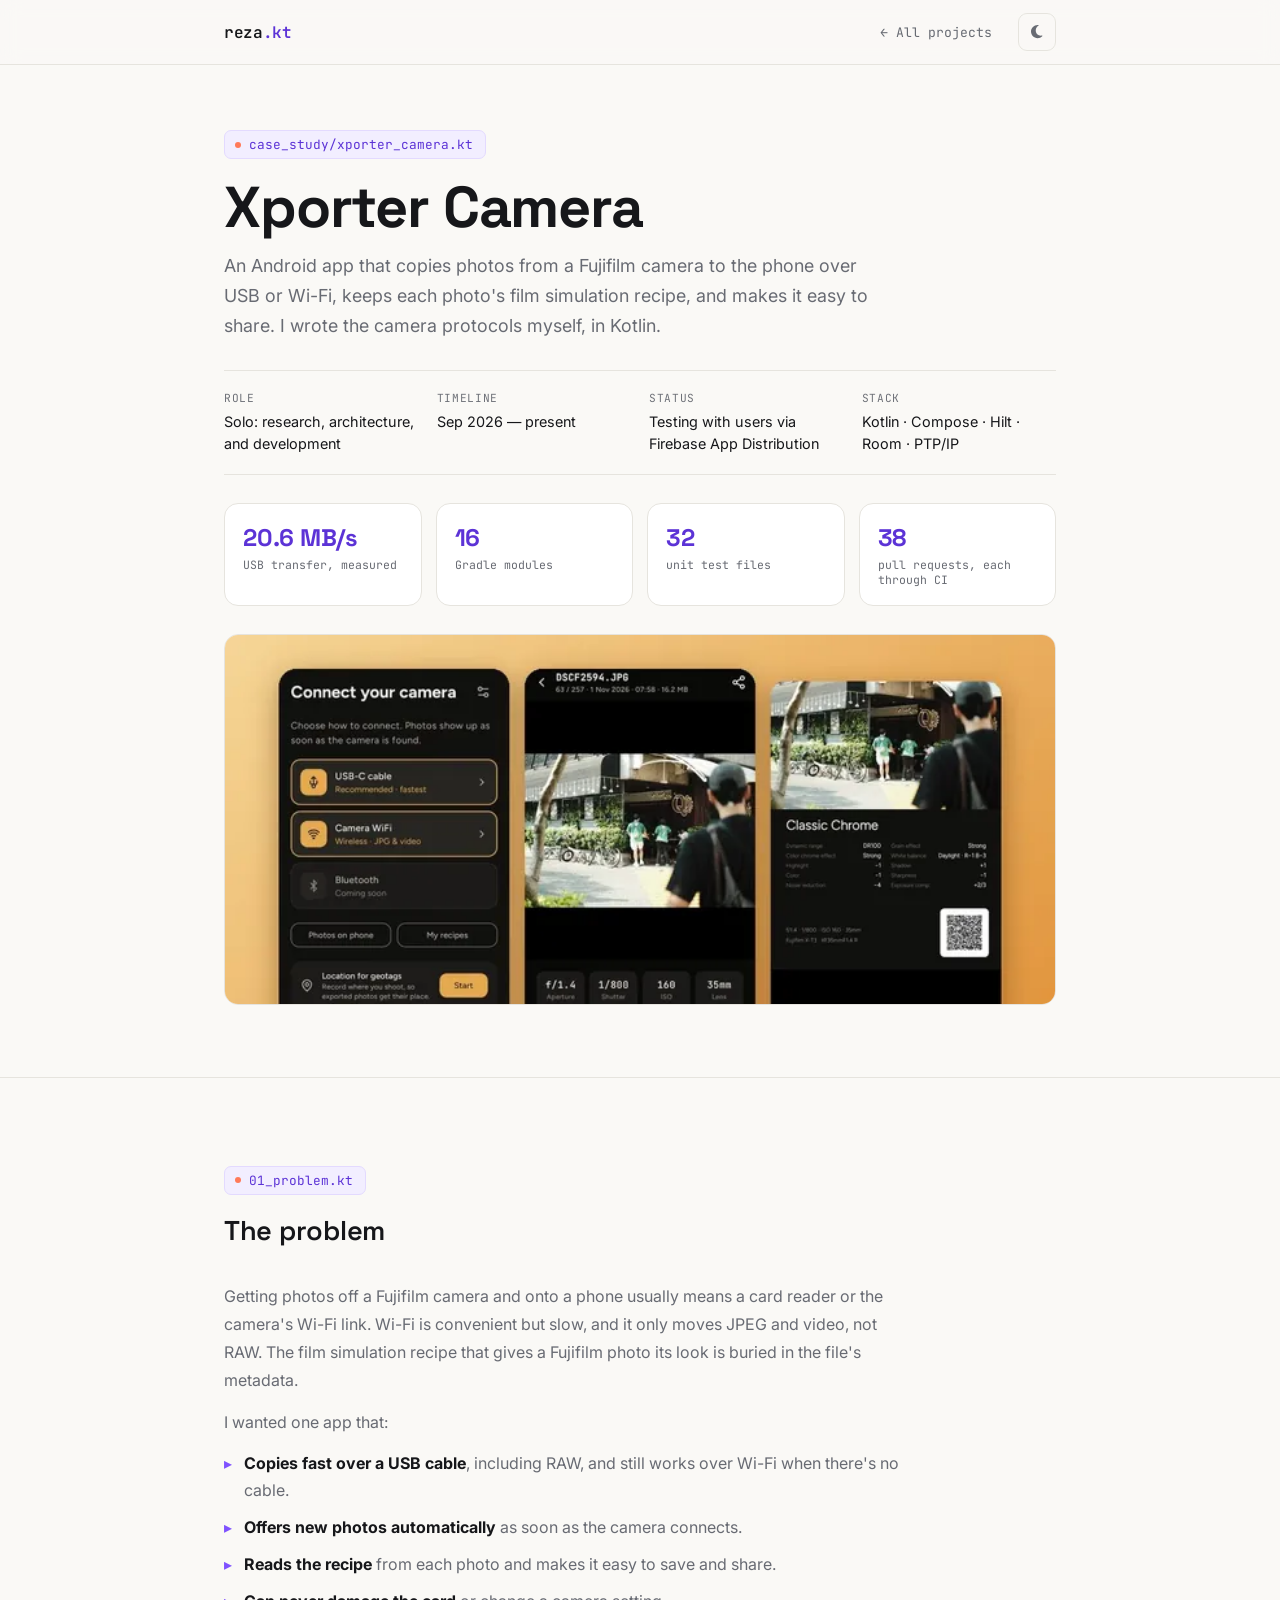
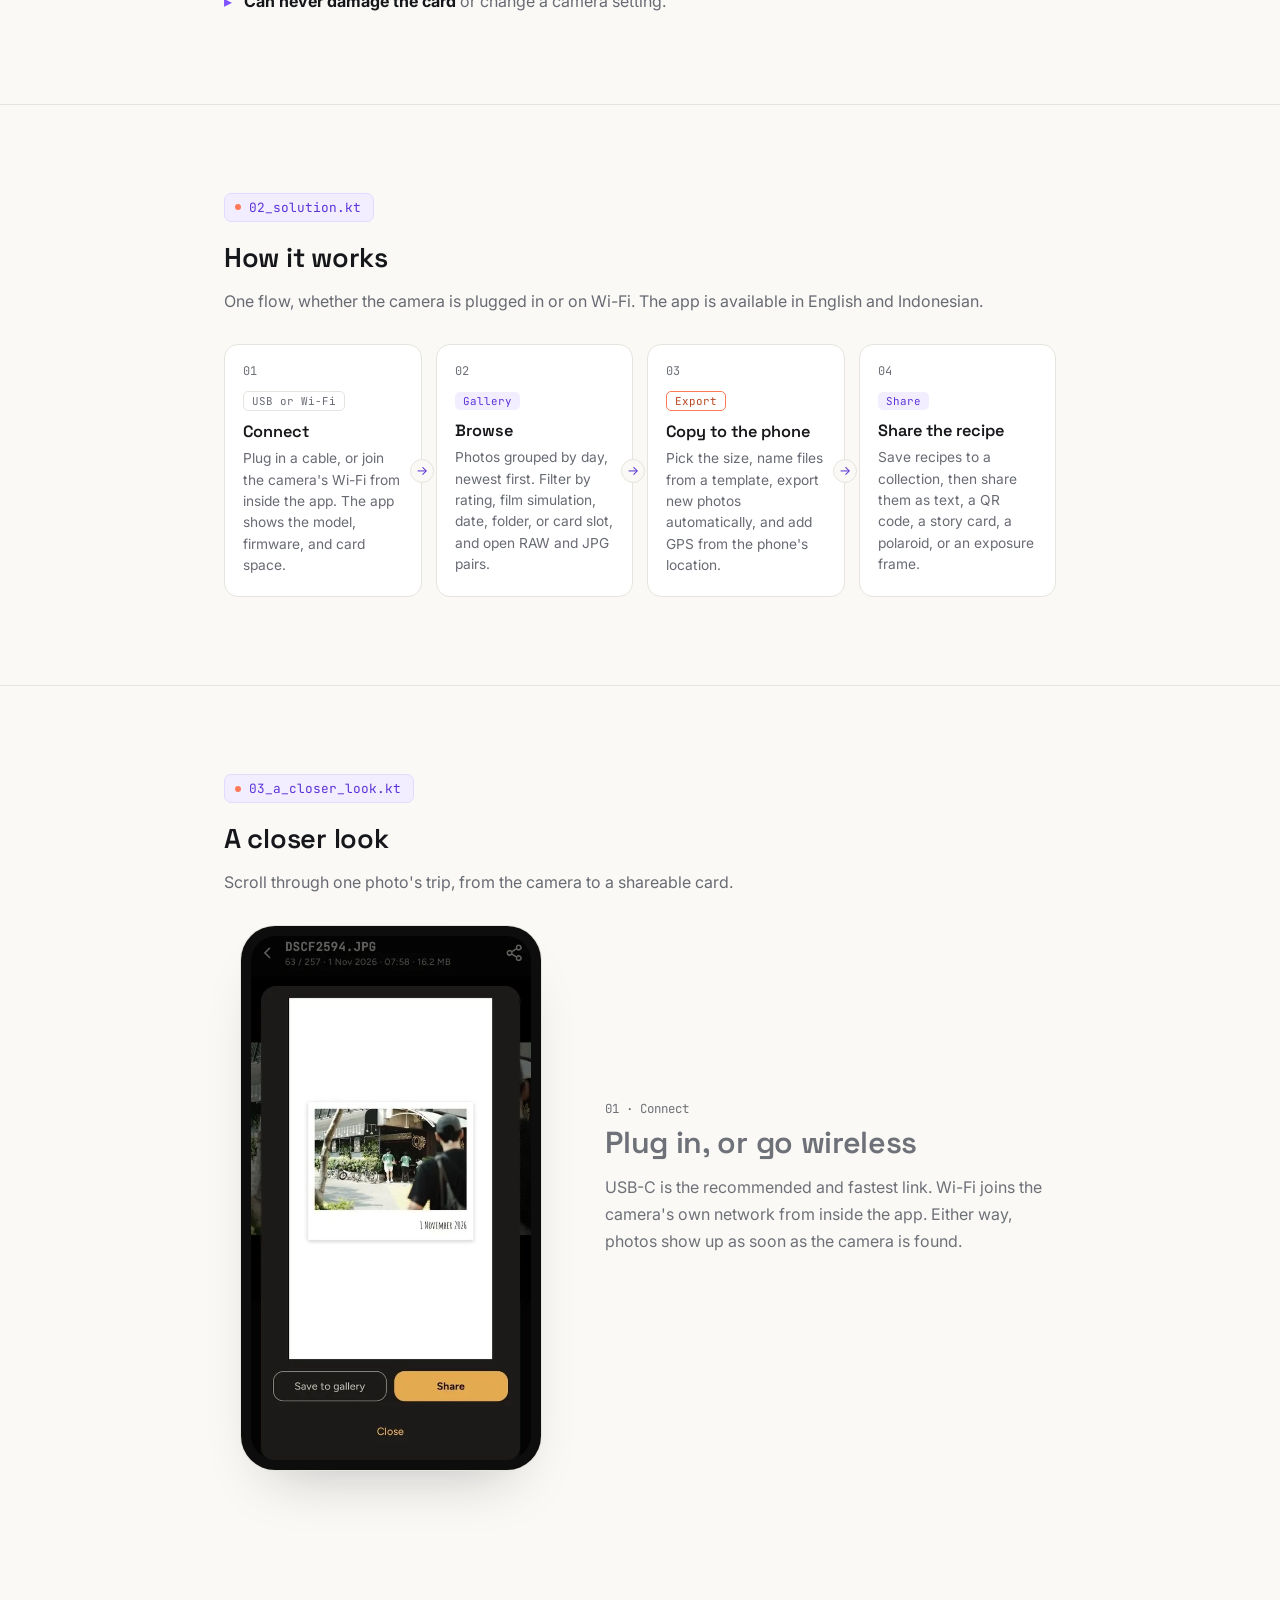
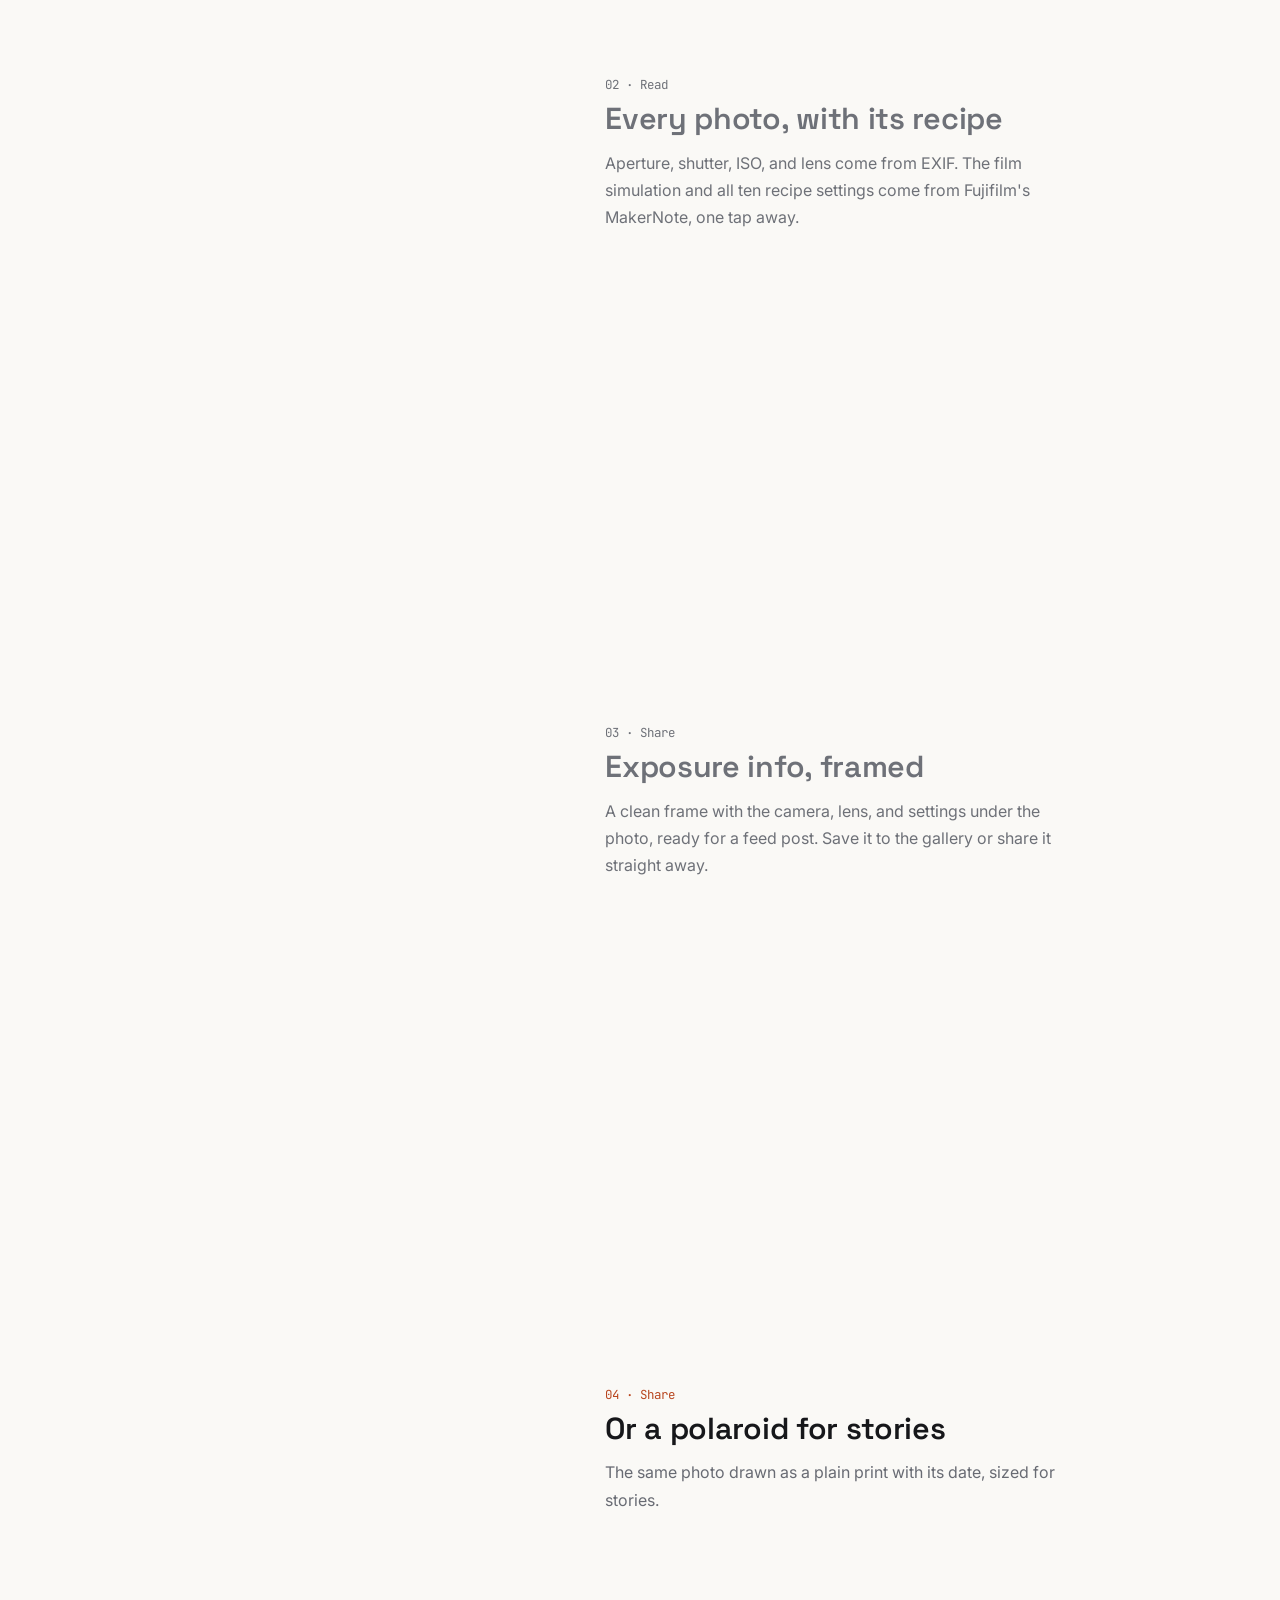
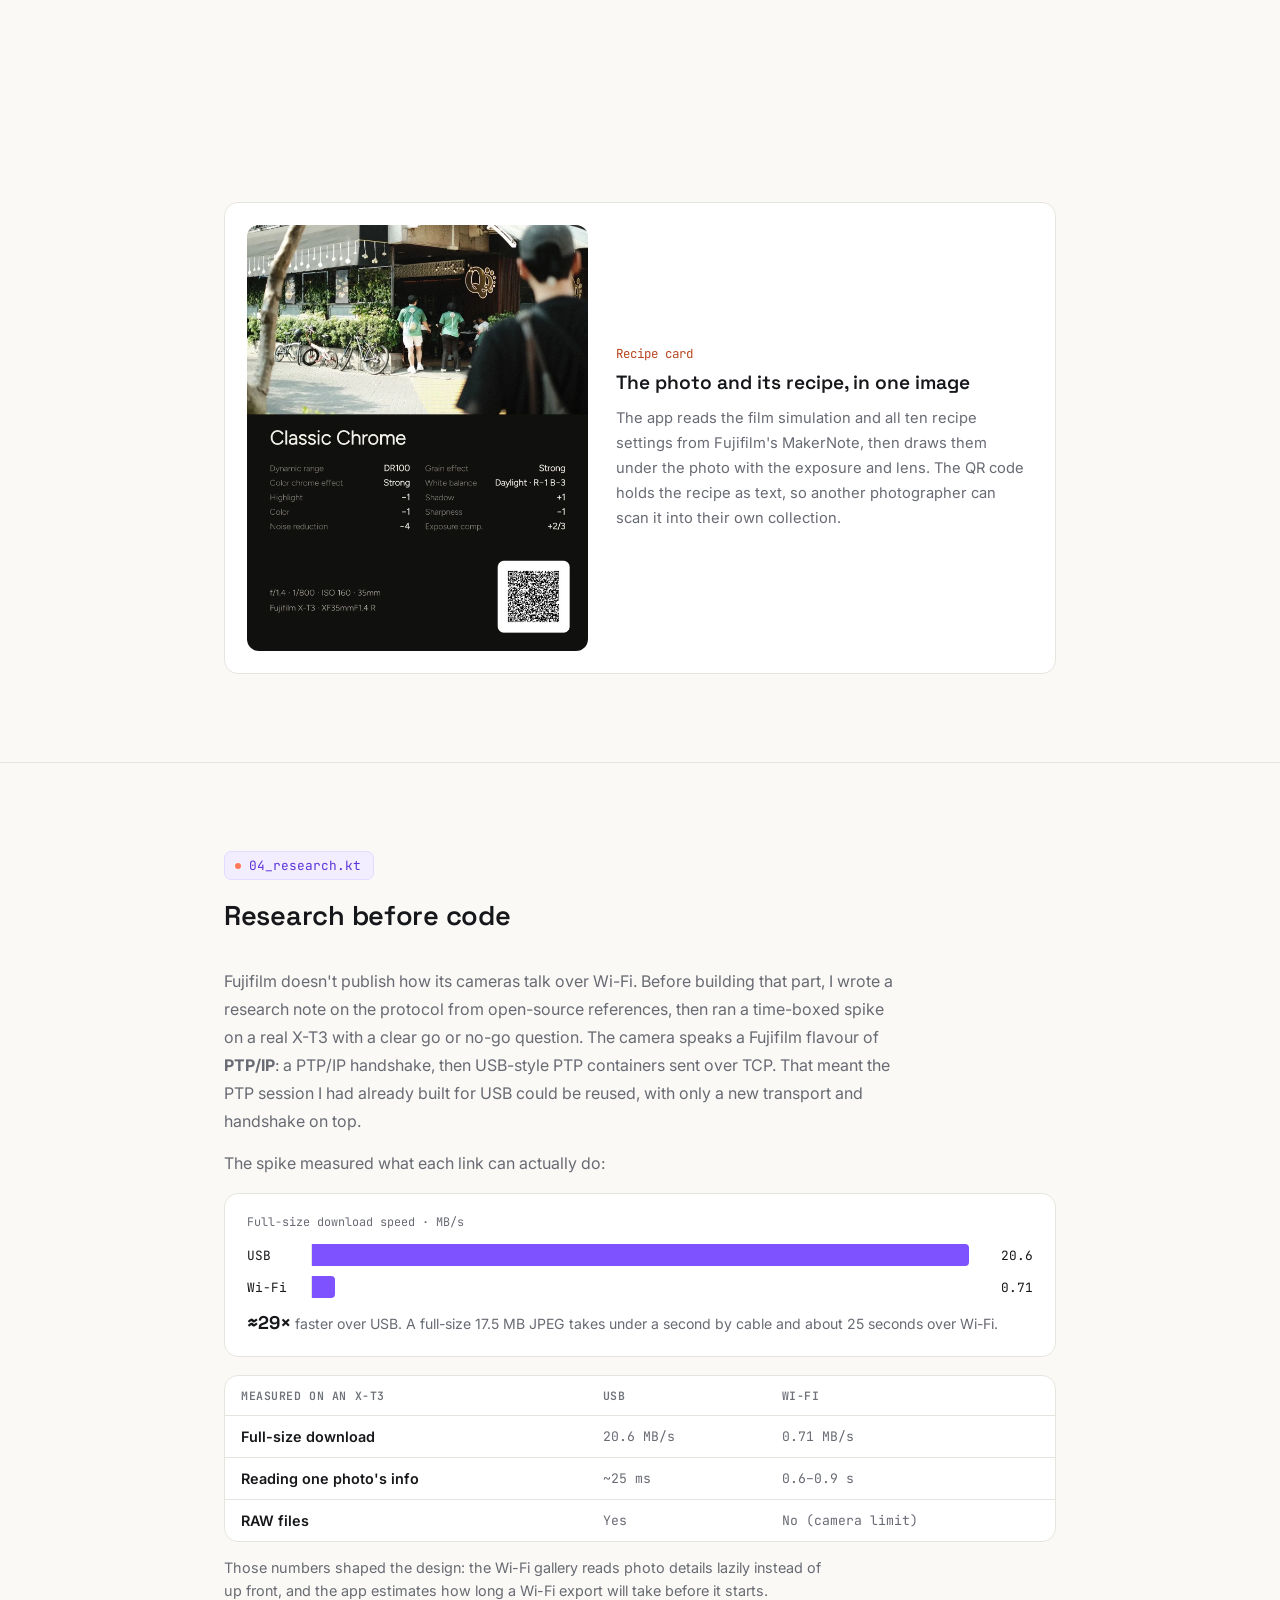
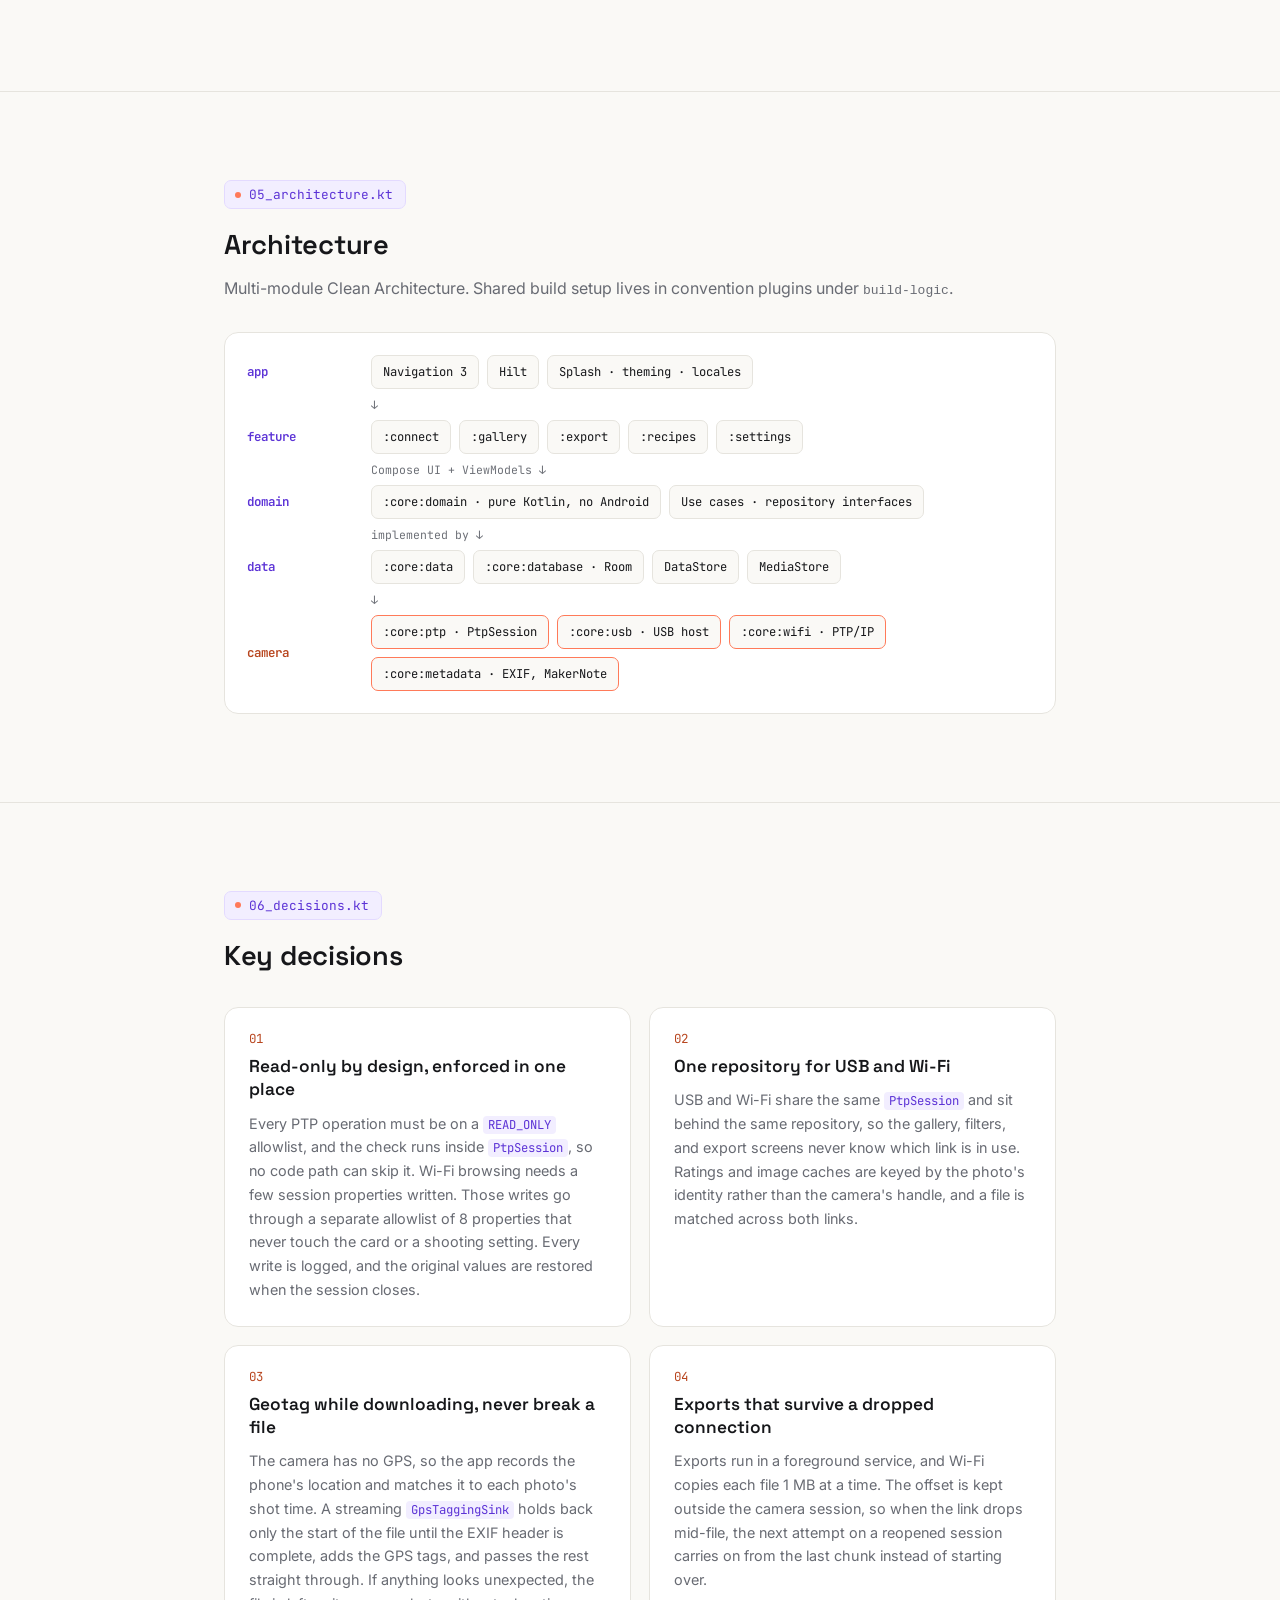
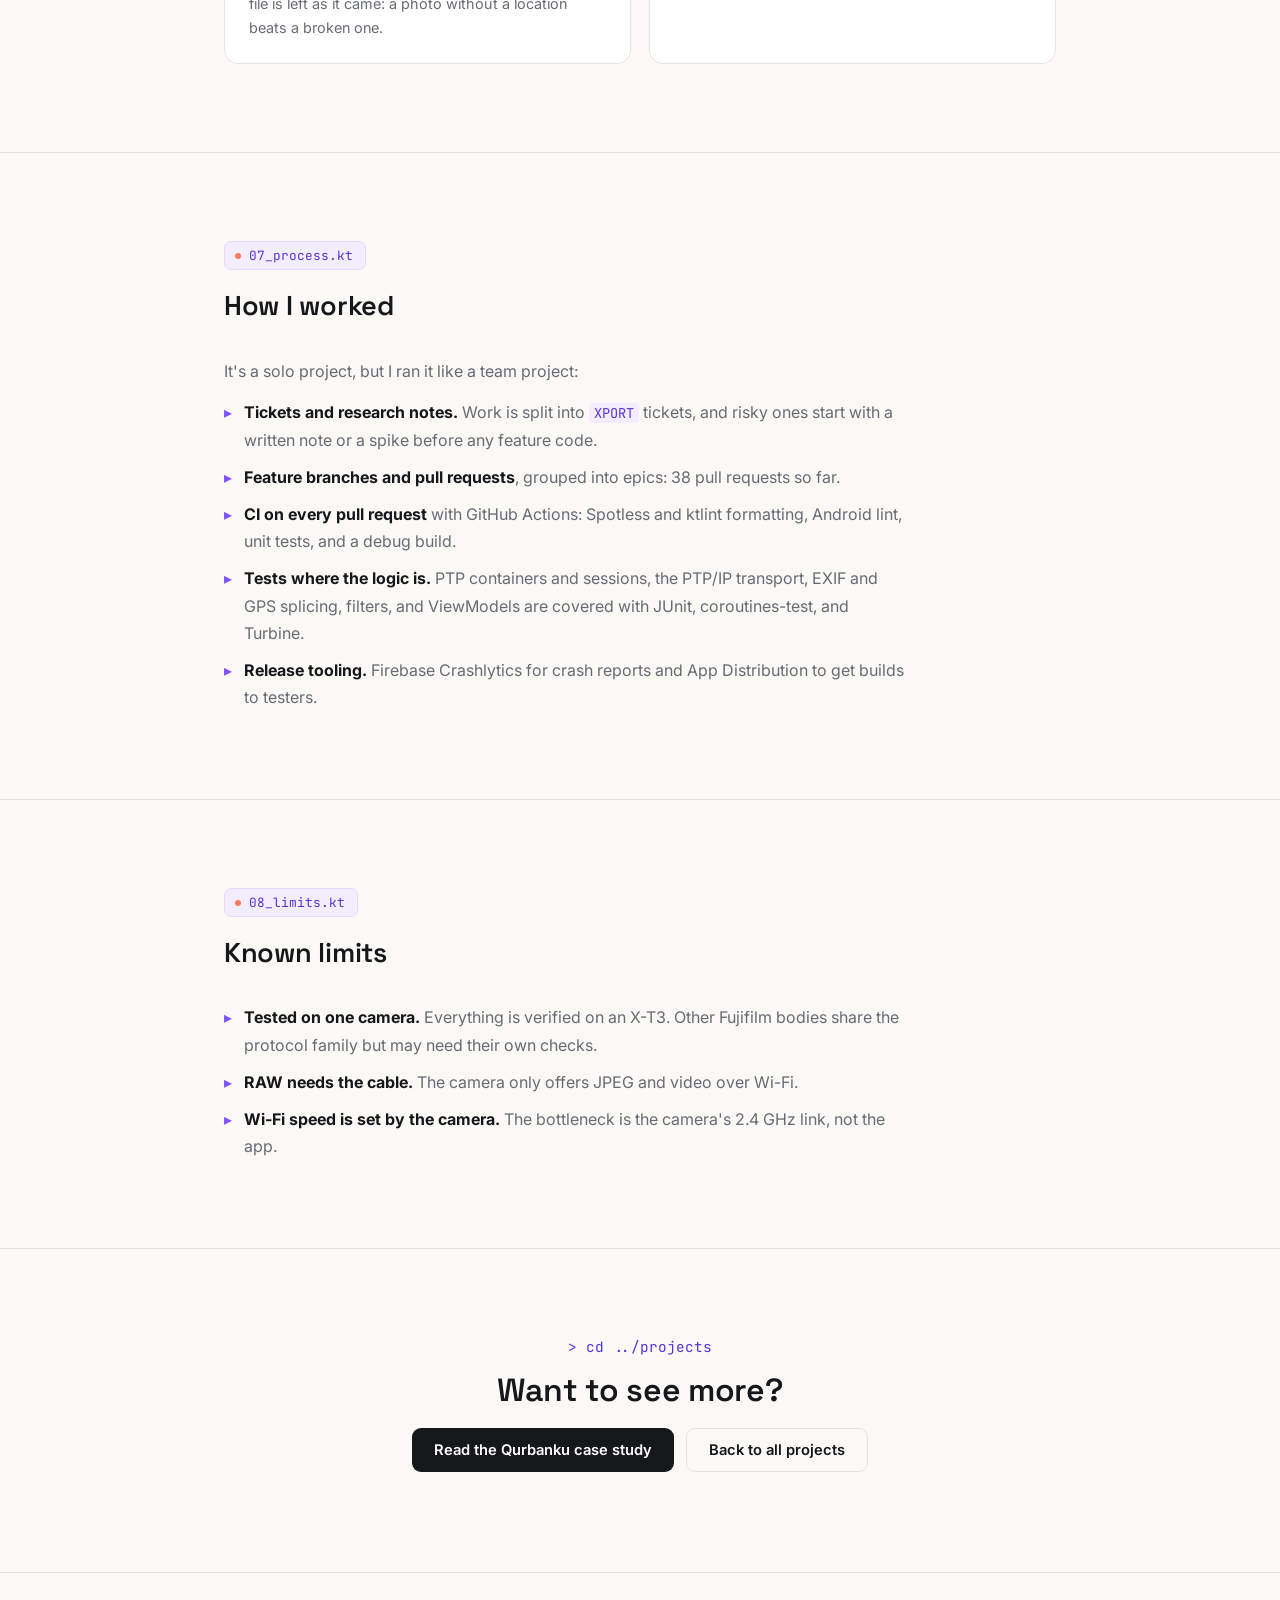
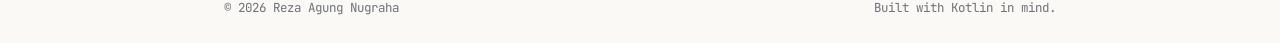
<file: projects/xporter.html>
<!DOCTYPE html>
<html lang="en">
  <head>
    <meta charset="UTF-8" />
    <meta name="viewport" content="width=device-width, initial-scale=1.0" />
    <title>Xporter Camera — Case Study · Reza Agung Nugraha</title>
    <meta
      name="description"
      content="Case study: Xporter Camera, an Android app that copies photos from a Fujifilm camera over USB or Wi-Fi using PTP and PTP/IP written in Kotlin. Compose, Hilt, Room, multi-module, CI."
    />
    <link rel="canonical" href="https://rezaagung1101.github.io/projects/xporter.html" />
    <meta name="theme-color" content="#faf9f6" media="(prefers-color-scheme: light)" />
    <meta name="theme-color" content="#121316" media="(prefers-color-scheme: dark)" />

    <meta property="og:type" content="article" />
    <meta property="og:url" content="https://rezaagung1101.github.io/projects/xporter.html" />
    <meta property="og:title" content="Xporter Camera — Case Study" />
    <meta
      property="og:description"
      content="How I implemented PTP over USB and Fujifilm's PTP/IP Wi-Fi protocol in Kotlin, made the app read-only by design, and structured it as a tested multi-module codebase."
    />
    <meta property="og:image" content="https://rezaagung1101.github.io/assets/xporter.jpg" />
    <meta name="twitter:card" content="summary_large_image" />

    <link rel="icon" href="../favicon.svg" type="image/svg+xml" />
    <link rel="apple-touch-icon" href="../assets/icon-180.png" />
    <link rel="manifest" href="../site.webmanifest" />

    <!-- Prefetch case studies on hover so the page-to-page transition starts instantly -->
    <script type="speculationrules">
      {"prefetch": [{"where": {"and": [{"href_matches": "/projects/*"}, {"not": {"selector_matches": "[target=_blank]"}}]}, "eagerness": "moderate"}, {"where": {"href_matches": "/index.html"}, "eagerness": "moderate"}]}
    </script>

    <script>
      (function () {
        try {
          var t = localStorage.getItem("theme");
          if (t === "dark" || t === "light") document.documentElement.setAttribute("data-theme", t);
        } catch (e) {}
      })();
    </script>

    <script>
      // Page-to-page view transitions: only the project being opened (or returned from)
      // gets shared names, and reveal content shows at once so nothing morphs into a hidden box.
      (function () {
        function keyFrom(url) {
          var m = /projects\/(\w+)\.html/.exec(url || "");
          return m ? m[1] : null;
        }
        function nameOnly(key) {
          document.querySelectorAll(".vt").forEach(function (el) {
            var n = el.style.getPropertyValue("--vt").trim();
            el.style.viewTransitionName = key && n.slice(n.indexOf("-") + 1) === key ? "" : "none";
          });
        }
        window.addEventListener("pageswap", function (e) {
          if (!e.viewTransition) return;
          var to = e.activation && e.activation.entry ? e.activation.entry.url : "";
          nameOnly(keyFrom(location.href) || keyFrom(to));
        });
        window.addEventListener("pagereveal", function (e) {
          if (!e.viewTransition) return;
          var nav = window.navigation && window.navigation.activation;
          var from = nav && nav.from ? nav.from.url : "";
          nameOnly(keyFrom(location.href) || keyFrom(from));
          var html = document.documentElement;
          html.classList.add("vt-arrive");
          e.viewTransition.finished.finally(function () {
            html.classList.remove("vt-arrive");
          });
        });
      })();
    </script>
    <!-- Fonts: linked from HTML (not @import in CSS) so they start downloading right away -->
    <link rel="preconnect" href="https://fonts.googleapis.com" />
    <link rel="preconnect" href="https://fonts.gstatic.com" crossorigin />
    <link rel="stylesheet" href="https://fonts.googleapis.com/css2?family=Space+Grotesk:wght@500;600;700&amp;family=Inter:wght@400;500;600;700&amp;family=JetBrains+Mono:wght@400;500;600&amp;display=swap" />
    <link rel="stylesheet" href="../style.css" />
    <!-- Icons: Font Awesome Free 6.5.2 by @fontawesome, https://fontawesome.com (CC BY 4.0), inlined as SVG -->
  </head>
  <body class="case-page">
    <a class="skip-link" href="#main">Skip to content</a>
    <header>
      <div class="scroll-progress" id="scrollProgress" aria-hidden="true"></div>
      <nav aria-label="Main">
        <div class="nav-swap">
          <a class="brand" href="../index.html#about">reza<span class="brand-ext">.kt</span></a>
          <a class="case-nav-title" href="#main" tabindex="-1" aria-hidden="true">Xporter Camera</a>
        </div>
        <div class="nav-tools">
          <a class="back-link" href="../index.html#projects">← All projects</a>
          <button class="theme-toggle" id="themeToggle" type="button" aria-label="Switch to dark mode">
            <svg class="icon icon-moon" viewBox="0 0 384 512" aria-hidden="true" focusable="false"><path d="M223.5 32C100 32 0 132.3 0 256S100 480 223.5 480c60.6 0 115.5-24.2 155.8-63.4c5-4.9 6.3-12.5 3.1-18.7s-10.1-9.7-17-8.5c-9.8 1.7-19.8 2.6-30.1 2.6c-96.9 0-175.5-78.8-175.5-176c0-65.8 36-123.1 89.3-153.3c6.1-3.5 9.2-10.5 7.7-17.3s-7.3-11.9-14.3-12.5c-6.3-.5-12.6-.8-19-.8z"/></svg><svg class="icon icon-sun" viewBox="0 0 512 512" aria-hidden="true" focusable="false"><path d="M361.5 1.2c5 2.1 8.6 6.6 9.6 11.9L391 121l107.9 19.8c5.3 1 9.8 4.6 11.9 9.6s1.5 10.7-1.6 15.2L446.9 256l62.3 90.3c3.1 4.5 3.7 10.2 1.6 15.2s-6.6 8.6-11.9 9.6L391 391 371.1 498.9c-1 5.3-4.6 9.8-9.6 11.9s-10.7 1.5-15.2-1.6L256 446.9l-90.3 62.3c-4.5 3.1-10.2 3.7-15.2 1.6s-8.6-6.6-9.6-11.9L121 391 13.1 371.1c-5.3-1-9.8-4.6-11.9-9.6s-1.5-10.7 1.6-15.2L65.1 256 2.8 165.7c-3.1-4.5-3.7-10.2-1.6-15.2s6.6-8.6 11.9-9.6L121 121 140.9 13.1c1-5.3 4.6-9.8 9.6-11.9s10.7-1.5 15.2 1.6L256 65.1 346.3 2.8c4.5-3.1 10.2-3.7 15.2-1.6zM160 256a96 96 0 1 1 192 0 96 96 0 1 1 -192 0zm224 0a128 128 0 1 0 -256 0 128 128 0 1 0 256 0z"/></svg>
          </button>
        </div>
      </nav>
    </header>

    <main id="main">
      <!-- ============ Intro ============ -->
      <section class="case-hero">
        <div class="wrap">
          <span class="tab-label reveal"><span class="dot"></span>case_study/xporter_camera.kt</span>
          <h1 class="case-title reveal vt vt-title" style="--vt: title-xporter">Xporter Camera</h1>
          <p class="case-lede reveal">
            An Android app that copies photos from a Fujifilm camera to the phone over USB or
            Wi-Fi, keeps each photo's film simulation recipe, and makes it easy to share. I wrote
            the camera protocols myself, in Kotlin.
          </p>

          <dl class="case-meta reveal">
            <div>
              <dt>Role</dt>
              <dd>Solo: research, architecture, and development</dd>
            </div>
            <div>
              <dt>Timeline</dt>
              <dd>Sep 2026 — present</dd>
            </div>
            <div>
              <dt>Status</dt>
              <dd>Testing with users via Firebase App Distribution</dd>
            </div>
            <div>
              <dt>Stack</dt>
              <dd>Kotlin · Compose · Hilt · Room · PTP/IP</dd>
            </div>
          </dl>

          <div class="stat-strip reveal">
            <div><span class="stat-num">20.6 MB/s</span><span class="stat-label">USB transfer, measured</span></div>
            <div><span class="stat-num">16</span><span class="stat-label">Gradle modules</span></div>
            <div><span class="stat-num">32</span><span class="stat-label">unit test files</span></div>
            <div><span class="stat-num">38</span><span class="stat-label">pull requests, each through CI</span></div>
          </div>

          <figure class="case-cover case-cover-gap reveal vt vt-cover" style="--vt: cover-xporter">
            <picture>
              <source type="image/webp" srcset="../assets/xporter-640.webp 640w, ../assets/xporter.webp 1080w" sizes="(max-width: 900px) calc(100vw - 48px), 832px" />
              <img src="../assets/xporter.jpg" alt="Xporter Camera: the connect screen, a photo's detail, and a shared film recipe card" width="1080" height="480" />
            </picture>
          </figure>
        </div>
      </section>

      <!-- ============ Problem ============ -->
      <section>
        <div class="wrap case-prose">
          <span class="tab-label reveal"><span class="dot"></span>01_problem.kt</span>
          <h2 class="section-heading reveal">The problem</h2>
          <div class="reveal">
            <p>
              Getting photos off a Fujifilm camera and onto a phone usually means a card reader
              or the camera's Wi-Fi link. Wi-Fi is convenient but slow, and it only moves JPEG and
              video, not RAW. The film simulation recipe that gives a Fujifilm photo its look is
              buried in the file's metadata.
            </p>
            <p>I wanted one app that:</p>
            <ul class="case-list">
              <li><strong>Copies fast over a USB cable</strong>, including RAW, and still works over Wi-Fi when there's no cable.</li>
              <li><strong>Offers new photos automatically</strong> as soon as the camera connects.</li>
              <li><strong>Reads the recipe</strong> from each photo and makes it easy to save and share.</li>
              <li><strong>Can never damage the card</strong> or change a camera setting.</li>
            </ul>
          </div>
        </div>
      </section>

      <!-- ============ Flow ============ -->
      <section>
        <div class="wrap">
          <span class="tab-label reveal"><span class="dot"></span>02_solution.kt</span>
          <h2 class="section-heading reveal">How it works</h2>
          <p class="section-sub reveal">
            One flow, whether the camera is plugged in or on Wi-Fi. The app is available in English and Indonesian.
          </p>

          <ol class="flow">
            <li class="flow-step reveal">
              <span class="flow-who who-both">USB or Wi-Fi</span>
              <p class="flow-title">Connect</p>
              <p class="flow-desc">Plug in a cable, or join the camera's Wi-Fi from inside the app. The app shows the model, firmware, and card space.</p>
            </li>
            <li class="flow-step reveal">
              <span class="flow-who who-panitia">Gallery</span>
              <p class="flow-title">Browse</p>
              <p class="flow-desc">Photos grouped by day, newest first. Filter by rating, film simulation, date, folder, or card slot, and open RAW and JPG pairs.</p>
            </li>
            <li class="flow-step reveal">
              <span class="flow-who who-jemaah">Export</span>
              <p class="flow-title">Copy to the phone</p>
              <p class="flow-desc">Pick the size, name files from a template, export new photos automatically, and add GPS from the phone's location.</p>
            </li>
            <li class="flow-step reveal">
              <span class="flow-who who-panitia">Share</span>
              <p class="flow-title">Share the recipe</p>
              <p class="flow-desc">Save recipes to a collection, then share them as text, a QR code, a story card, a polaroid, or an exposure frame.</p>
            </li>
          </ol>
        </div>
      </section>

      <!-- ============ Screens ============ -->
      <section>
        <div class="wrap">
          <span class="tab-label reveal"><span class="dot"></span>03_a_closer_look.kt</span>
          <h2 class="section-heading reveal">A closer look</h2>

          <p class="section-sub reveal">Scroll through one photo's trip, from the camera to a shareable card.</p>

          <div class="story">
            <div class="story-stage" aria-hidden="true">
              <div class="story-phone">
                <picture>
                  <source type="image/webp" srcset="../assets/xporter/connect.webp" />
                  <img class="story-shot is-active" data-i="0" src="../assets/xporter/connect.jpg" alt="" width="540" height="980" />
                </picture>
                <picture>
                  <source type="image/webp" srcset="../assets/xporter/detail.webp" />
                  <img class="story-shot" data-i="1" src="../assets/xporter/detail.jpg" alt="" width="540" height="980" loading="lazy" decoding="async" />
                </picture>
                <picture>
                  <source type="image/webp" srcset="../assets/xporter/exposure.webp" />
                  <img class="story-shot" data-i="2" src="../assets/xporter/exposure.jpg" alt="" width="540" height="980" loading="lazy" decoding="async" />
                </picture>
                <picture>
                  <source type="image/webp" srcset="../assets/xporter/polaroid.webp" />
                  <img class="story-shot" data-i="3" src="../assets/xporter/polaroid.jpg" alt="" width="540" height="980" loading="lazy" decoding="async" />
                </picture>
              </div>
            </div>

            <ol class="story-steps">
              <li class="story-step is-active" data-i="0">
                <picture>
                  <source type="image/webp" srcset="../assets/xporter/connect.webp" />
                  <img class="story-inline" src="../assets/xporter/connect.jpg" alt="Connect screen with USB-C cable, camera Wi-Fi, and Bluetooth options" width="540" height="980" loading="lazy" decoding="async" />
                </picture>
                <p class="decision-num">01 · Connect</p>
                <h3>Plug in, or go wireless</h3>
                <p>
                  USB-C is the recommended and fastest link. Wi-Fi joins the camera's own network
                  from inside the app. Either way, photos show up as soon as the camera is found.
                </p>
              </li>
              <li class="story-step" data-i="1">
                <picture>
                  <source type="image/webp" srcset="../assets/xporter/detail.webp" />
                  <img class="story-inline" src="../assets/xporter/detail.jpg" alt="Photo detail with aperture, shutter, ISO, lens, and the Classic Chrome film simulation" width="540" height="980" loading="lazy" decoding="async" />
                </picture>
                <p class="decision-num">02 · Read</p>
                <h3>Every photo, with its recipe</h3>
                <p>
                  Aperture, shutter, ISO, and lens come from EXIF. The film simulation and all ten
                  recipe settings come from Fujifilm's MakerNote, one tap away.
                </p>
              </li>
              <li class="story-step" data-i="2">
                <picture>
                  <source type="image/webp" srcset="../assets/xporter/exposure.webp" />
                  <img class="story-inline" src="../assets/xporter/exposure.jpg" alt="Share sheet with an exposure frame showing camera, lens, and settings" width="540" height="980" loading="lazy" decoding="async" />
                </picture>
                <p class="decision-num">03 · Share</p>
                <h3>Exposure info, framed</h3>
                <p>
                  A clean frame with the camera, lens, and settings under the photo, ready for a
                  feed post. Save it to the gallery or share it straight away.
                </p>
              </li>
              <li class="story-step" data-i="3">
                <picture>
                  <source type="image/webp" srcset="../assets/xporter/polaroid.webp" />
                  <img class="story-inline" src="../assets/xporter/polaroid.jpg" alt="Share sheet with the photo drawn as a polaroid print for a story" width="540" height="980" loading="lazy" decoding="async" />
                </picture>
                <p class="decision-num">04 · Share</p>
                <h3>Or a polaroid for stories</h3>
                <p>
                  The same photo drawn as a plain print with its date, sized for stories.
                </p>
              </li>
            </ol>
          </div>

          <div class="showcase reveal">
            <picture>
              <source type="image/webp" srcset="../assets/xporter/recipe-card.webp" />
              <img src="../assets/xporter/recipe-card.jpg" alt="Recipe card: the photo above the Classic Chrome recipe settings, exposure info, and a QR code" width="1280" height="1600" loading="lazy" decoding="async" />
            </picture>
            <div class="showcase-text">
              <p class="decision-num">Recipe card</p>
              <h3>The photo and its recipe, in one image</h3>
              <p>
                The app reads the film simulation and all ten recipe settings from Fujifilm's
                MakerNote, then draws them under the photo with the exposure and lens. The QR code
                holds the recipe as text, so another photographer can scan it into their own
                collection.
              </p>
            </div>
          </div>
        </div>
      </section>

      <!-- ============ Research ============ -->
      <section>
        <div class="wrap">
          <span class="tab-label reveal"><span class="dot"></span>04_research.kt</span>
          <h2 class="section-heading reveal">Research before code</h2>
          <div class="case-prose reveal">
            <p>
              Fujifilm doesn't publish how its cameras talk over Wi-Fi. Before building that part,
              I wrote a research note on the protocol from open-source references, then ran a
              time-boxed spike on a real X-T3 with a clear go or no-go question. The camera speaks a
              Fujifilm flavour of <strong>PTP/IP</strong>: a PTP/IP handshake, then USB-style PTP
              containers sent over TCP. That meant the PTP session I had already built for USB
              could be reused, with only a new transport and handshake on top.
            </p>
            <p>The spike measured what each link can actually do:</p>
          </div>

          <figure class="speed-chart reveal" aria-label="Full-size download speed measured on an X-T3: USB 20.6 megabytes per second, Wi-Fi 0.71 megabytes per second, about 29 times faster over USB.">
            <figcaption class="chart-title">Full-size download speed · MB/s</figcaption>
            <div class="bar-row">
              <span class="bar-label">USB</span>
              <div class="bar-track">
                <div class="bar" style="--w: 100%" tabindex="0" data-tip="USB · 20.6 MB/s · a 17.5 MB JPEG in ≈0.85 s"></div>
              </div>
              <span class="bar-value">20.6</span>
            </div>
            <div class="bar-row">
              <span class="bar-label">Wi-Fi</span>
              <div class="bar-track">
                <div class="bar" style="--w: 3.45%" tabindex="0" data-tip="Wi-Fi · 0.71 MB/s · a 17.5 MB JPEG in 24.6 s"></div>
              </div>
              <span class="bar-value">0.71</span>
            </div>
            <p class="chart-callout"><strong>≈29×</strong> faster over USB. A full-size 17.5&nbsp;MB JPEG takes under a second by cable and about 25 seconds over Wi-Fi.</p>
          </figure>

          <div class="table-wrap reveal">
            <table class="spec-table">
              <thead>
                <tr><th scope="col">Measured on an X-T3</th><th scope="col">USB</th><th scope="col">Wi-Fi</th></tr>
              </thead>
              <tbody>
                <tr><th scope="row">Full-size download</th><td>20.6 MB/s</td><td>0.71 MB/s</td></tr>
                <tr><th scope="row">Reading one photo's info</th><td>~25 ms</td><td>0.6–0.9 s</td></tr>
                <tr><th scope="row">RAW files</th><td>Yes</td><td>No (camera limit)</td></tr>
              </tbody>
            </table>
          </div>
          <p class="table-note reveal">
            Those numbers shaped the design: the Wi-Fi gallery reads photo details lazily instead
            of up front, and the app estimates how long a Wi-Fi export will take before it starts.
          </p>
        </div>
      </section>

      <!-- ============ Architecture ============ -->
      <section>
        <div class="wrap">
          <span class="tab-label reveal"><span class="dot"></span>05_architecture.kt</span>
          <h2 class="section-heading reveal">Architecture</h2>
          <p class="section-sub reveal">
            Multi-module Clean Architecture. Shared build setup lives in convention plugins under
            <code>build-logic</code>.
          </p>

          <div class="arch reveal" role="img" aria-label="Architecture: the app module hosts feature modules for connect, gallery, export, recipes and settings. Features depend on core domain, which is pure Kotlin. Core data implements the repositories using the database plus the PTP, USB, Wi-Fi and metadata modules.">
            <div class="arch-layer">
              <p class="arch-name">app</p>
              <div class="arch-boxes">
                <span>Navigation 3</span>
                <span>Hilt</span>
                <span>Splash · theming · locales</span>
              </div>
            </div>
            <p class="arch-arrow" aria-hidden="true">↓</p>
            <div class="arch-layer">
              <p class="arch-name">feature</p>
              <div class="arch-boxes">
                <span>:connect</span>
                <span>:gallery</span>
                <span>:export</span>
                <span>:recipes</span>
                <span>:settings</span>
              </div>
            </div>
            <p class="arch-arrow" aria-hidden="true">Compose UI + ViewModels ↓</p>
            <div class="arch-layer">
              <p class="arch-name">domain</p>
              <div class="arch-boxes">
                <span>:core:domain · pure Kotlin, no Android</span>
                <span>Use cases · repository interfaces</span>
              </div>
            </div>
            <p class="arch-arrow" aria-hidden="true">implemented by ↓</p>
            <div class="arch-layer">
              <p class="arch-name">data</p>
              <div class="arch-boxes">
                <span>:core:data</span>
                <span>:core:database · Room</span>
                <span>DataStore</span>
                <span>MediaStore</span>
              </div>
            </div>
            <p class="arch-arrow" aria-hidden="true">↓</p>
            <div class="arch-layer arch-backend">
              <p class="arch-name">camera</p>
              <div class="arch-boxes">
                <span>:core:ptp · PtpSession</span>
                <span>:core:usb · USB host</span>
                <span>:core:wifi · PTP/IP</span>
                <span>:core:metadata · EXIF, MakerNote</span>
              </div>
            </div>
          </div>
        </div>
      </section>

      <!-- ============ Decisions ============ -->
      <section>
        <div class="wrap">
          <span class="tab-label reveal"><span class="dot"></span>06_decisions.kt</span>
          <h2 class="section-heading reveal">Key decisions</h2>

          <div class="decision-grid">
            <article class="decision reveal">
              <p class="decision-num">01</p>
              <h3>Read-only by design, enforced in one place</h3>
              <p>
                Every PTP operation must be on a <code>READ_ONLY</code> allowlist, and the check runs
                inside <code>PtpSession</code>, so no code path can skip it. Wi-Fi browsing needs a
                few session properties written. Those writes go through a separate allowlist of 8
                properties that never touch the card or a shooting setting. Every write is logged,
                and the original values are restored when the session closes.
              </p>
            </article>
            <article class="decision reveal">
              <p class="decision-num">02</p>
              <h3>One repository for USB and Wi-Fi</h3>
              <p>
                USB and Wi-Fi share the same <code>PtpSession</code> and sit behind the same
                repository, so the gallery, filters, and export screens never know which link is in
                use. Ratings and image caches are keyed by the photo's identity rather than the
                camera's handle, and a file is matched across both links.
              </p>
            </article>
            <article class="decision reveal">
              <p class="decision-num">03</p>
              <h3>Geotag while downloading, never break a file</h3>
              <p>
                The camera has no GPS, so the app records the phone's location and matches it to
                each photo's shot time. A streaming <code>GpsTaggingSink</code> holds back only the
                start of the file until the EXIF header is complete, adds the GPS tags, and passes
                the rest straight through. If anything looks unexpected, the file is left as it
                came: a photo without a location beats a broken one.
              </p>
            </article>
            <article class="decision reveal">
              <p class="decision-num">04</p>
              <h3>Exports that survive a dropped connection</h3>
              <p>
                Exports run in a foreground service, and Wi-Fi copies each file 1&nbsp;MB at a
                time. The offset is kept outside the camera session, so when the link drops
                mid-file, the next attempt on a reopened session carries on from the last chunk
                instead of starting over.
              </p>
            </article>
          </div>
        </div>
      </section>

      <!-- ============ Process ============ -->
      <section>
        <div class="wrap case-prose">
          <span class="tab-label reveal"><span class="dot"></span>07_process.kt</span>
          <h2 class="section-heading reveal">How I worked</h2>
          <div class="reveal">
            <p>
              It's a solo project, but I ran it like a team project:
            </p>
            <ul class="case-list">
              <li><strong>Tickets and research notes.</strong> Work is split into <code>XPORT</code> tickets, and risky ones start with a written note or a spike before any feature code.</li>
              <li><strong>Feature branches and pull requests</strong>, grouped into epics: 38 pull requests so far.</li>
              <li><strong>CI on every pull request</strong> with GitHub Actions: Spotless and ktlint formatting, Android lint, unit tests, and a debug build.</li>
              <li><strong>Tests where the logic is.</strong> PTP containers and sessions, the PTP/IP transport, EXIF and GPS splicing, filters, and ViewModels are covered with JUnit, coroutines-test, and Turbine.</li>
              <li><strong>Release tooling.</strong> Firebase Crashlytics for crash reports and App Distribution to get builds to testers.</li>
            </ul>
          </div>
        </div>
      </section>

      <!-- ============ Limits ============ -->
      <section>
        <div class="wrap case-prose">
          <span class="tab-label reveal"><span class="dot"></span>08_limits.kt</span>
          <h2 class="section-heading reveal">Known limits</h2>
          <div class="reveal">
            <ul class="case-list">
              <li><strong>Tested on one camera.</strong> Everything is verified on an X-T3. Other Fujifilm bodies share the protocol family but may need their own checks.</li>
              <li><strong>RAW needs the cable.</strong> The camera only offers JPEG and video over Wi-Fi.</li>
              <li><strong>Wi-Fi speed is set by the camera.</strong> The bottleneck is the camera's 2.4 GHz link, not the app.</li>
            </ul>
          </div>
        </div>
      </section>

      <!-- ============ Next ============ -->
      <section class="case-next">
        <div class="wrap">
          <p class="contact-eyebrow reveal">&gt; cd ../projects</p>
          <h2 class="contact-heading reveal">Want to see more?</h2>
          <div class="case-links case-links-center reveal">
            <a class="btn btn-primary" href="qurbanku.html">Read the Qurbanku case study</a>
            <a class="btn btn-ghost" href="../index.html#projects">Back to all projects</a>
          </div>
        </div>
      </section>
    </main>

    <footer>
      <div class="wrap footer-row">
        <span>&copy; <span id="year">2026</span> Reza Agung Nugraha</span>
        <span>Built with Kotlin in mind.</span>
      </div>
    </footer>

    <dialog class="lightbox" id="lightbox" aria-label="Enlarged image">
      <button class="lightbox-close" type="button" aria-label="Close image">✕</button>
      <img class="lightbox-img" alt="" />
      <p class="lightbox-caption"></p>
    </dialog>

    <script src="../script.js"></script>
  </body>
</html>
</file>
<file: style.css>
/* ============ Tokens ============ */
:root {
  --bg: #faf9f6;
  --surface: #ffffff;
  --ink: #16171a;
  --muted: #686b73;
  --faint: #6e7178; /* 4.6:1 on the page background (WCAG AA) */
  --orange-text: #b8461f; /* orange for text: 5:1, the brand orange stays for shapes */
  --line: #e6e4de;
  --purple: #7f52ff;
  --purple-deep: #5c33d6;
  --orange: #ff7a59;
  --purple-tint: #f2eeff;
  --tab-border: #e3daff;
  --on-ink: #ffffff;
  --header-bg: rgba(250, 249, 246, 0.86);
  --card-shadow: rgba(22, 23, 26, 0.28);
  --placeholder-bg: #16171a;

  color-scheme: light;

  --font-display: "Space Grotesk", sans-serif;
  --font-body: "Inter", sans-serif;
  --font-mono: "JetBrains Mono", monospace;

  --container: 880px;
  --radius: 14px;
}

/* ============ Dark theme ============ */
:root[data-theme="dark"] {
  --bg: #121316;
  --surface: #1a1b1f;
  --ink: #ececef;
  --muted: #a3a6ae;
  --faint: #858891;
  --orange-text: var(--orange);
  --line: #2a2b31;
  --purple: #9b7bff;
  --purple-deep: #b8a1ff;
  --orange: #ff8a6b;
  --purple-tint: #231d3b;
  --tab-border: #3a2f63;
  --on-ink: #121316;
  --header-bg: rgba(18, 19, 22, 0.82);
  --card-shadow: rgba(0, 0, 0, 0.6);
  --placeholder-bg: #0b0c0e;

  color-scheme: dark;
}

@media (prefers-color-scheme: dark) {
  :root:not([data-theme="light"]) {
    --bg: #121316;
    --surface: #1a1b1f;
    --ink: #ececef;
    --muted: #a3a6ae;
    --faint: #858891;
  --orange-text: var(--orange);
    --line: #2a2b31;
    --purple: #9b7bff;
    --purple-deep: #b8a1ff;
    --orange: #ff8a6b;
    --purple-tint: #231d3b;
    --tab-border: #3a2f63;
    --on-ink: #121316;
    --header-bg: rgba(18, 19, 22, 0.82);
    --card-shadow: rgba(0, 0, 0, 0.6);
    --placeholder-bg: #0b0c0e;

    color-scheme: dark;
  }
}

* {
  margin: 0;
  padding: 0;
  box-sizing: border-box;
}

html {
  scroll-behavior: smooth;
}

body {
  background: var(--bg);
  color: var(--ink);
  font-family: var(--font-body);
  -webkit-font-smoothing: antialiased;
  transition: background 0.25s ease, color 0.25s ease;
}

html {
  scroll-padding-top: 72px;
}

:focus-visible {
  outline: 2px solid var(--purple);
  outline-offset: 3px;
  border-radius: 4px;
}

.skip-link {
  position: absolute;
  left: 16px;
  top: -60px;
  z-index: 20;
  background: var(--ink);
  color: var(--on-ink);
  font-family: var(--font-mono);
  font-size: 0.85rem;
  padding: 10px 14px;
  border-radius: 7px;
  text-decoration: none;
}

.skip-link:focus {
  top: 12px;
}

img {
  display: block;
  max-width: 100%;
  height: auto;
}

a {
  color: inherit;
}

ul {
  list-style: none;
}

.wrap {
  width: 100%;
  max-width: var(--container);
  margin: 0 auto;
  padding: 0 24px;
}

/* ============ Signature: mono file-tab section labels ============ */
.tab-label {
  display: inline-flex;
  align-items: center;
  gap: 8px;
  font-family: var(--font-mono);
  font-size: 0.8rem;
  color: var(--purple-deep);
  background: var(--purple-tint);
  border: 1px solid var(--tab-border);
  padding: 5px 12px 5px 10px;
  border-radius: 7px;
  margin-bottom: 18px;
}

.tab-label .dot {
  width: 6px;
  height: 6px;
  border-radius: 50%;
  background: var(--orange);
  flex: none;
}

.section-heading {
  font-family: var(--font-display);
  font-weight: 600;
  font-size: 1.7rem;
  letter-spacing: -0.01em;
  margin-bottom: 34px;
}

/* ============ Nav ============ */
header {
  position: fixed;
  top: 0;
  left: 0;
  width: 100%;
  z-index: 10;
  background: var(--header-bg);
  backdrop-filter: blur(10px);
  border-bottom: 1px solid var(--line);
}

nav {
  max-width: var(--container);
  margin: 0 auto;
  padding: 0 24px;
  height: 64px;
  display: flex;
  align-items: center;
  justify-content: space-between;
}

.brand {
  font-family: var(--font-mono);
  font-weight: 600;
  font-size: 1rem;
  text-decoration: none;
  color: var(--ink);
  letter-spacing: -0.02em;
}

.brand .brand-ext {
  color: var(--purple-deep);
}

.nav-list {
  display: flex;
  align-items: center;
  gap: 4px;
}

.nav-link {
  display: block;
  font-family: var(--font-mono);
  font-size: 0.85rem;
  text-decoration: none;
  color: var(--muted);
  padding: 9px 14px;
  border-radius: 7px;
  transition: color 0.2s ease, background 0.2s ease;
}

.nav-link:hover,
.nav-link.active {
  color: var(--purple-deep);
  background: var(--purple-tint);
}

.nav-cta {
  font-family: var(--font-mono);
  font-size: 0.82rem;
  text-decoration: none;
  color: var(--on-ink);
  background: var(--ink);
  padding: 9px 16px;
  border-radius: 7px;
  margin-left: 8px;
  transition: background 0.2s ease;
  white-space: nowrap;
}

.nav-cta:hover {
  background: var(--purple-deep);
}

.nav-tools {
  display: flex;
  align-items: center;
  gap: 6px;
}

.theme-toggle {
  width: 38px;
  height: 38px;
  border-radius: 9px;
  border: 1px solid var(--line);
  background: transparent;
  color: var(--muted);
  font-size: 0.95rem;
  cursor: pointer;
  display: inline-flex;
  align-items: center;
  justify-content: center;
  margin-left: 8px;
  transition: color 0.2s ease, border-color 0.2s ease, background 0.2s ease;
}

.theme-toggle:hover {
  color: var(--purple-deep);
  border-color: var(--purple);
}

.hamburger {
  display: none;
  cursor: pointer;
  flex-direction: column;
  justify-content: center;
  align-items: center;
  gap: 5px;
  width: 38px;
  height: 38px;
  padding: 0;
  border: none;
  background: transparent;
  border-radius: 9px;
}

.hamburger .bar {
  width: 22px;
  height: 2px;
  background: var(--ink);
  transition: all 0.25s ease;
}

/* ============ Hero ============ */
section#about {
  padding: 150px 0 72px;
}

.hero-grid {
  display: grid;
  grid-template-columns: 1.35fr 0.9fr;
  gap: 48px;
  align-items: center;
}

.eyebrow {
  font-family: var(--font-mono);
  font-size: 0.9rem;
  color: var(--purple-deep);
}

.eyebrow .blink {
  display: inline-block;
  width: 8px;
  height: 1.05em;
  background: var(--orange);
  margin-left: 2px;
  vertical-align: -0.15em;
  animation: blink 1.1s steps(1) infinite;
}

@keyframes blink {
  50% { opacity: 0; }
}

.hero-name {
  font-family: var(--font-display);
  font-weight: 700;
  font-size: clamp(2.3rem, 5vw, 3.4rem);
  letter-spacing: -0.02em;
  line-height: 1.08;
  margin: 14px 0 10px;
}

.hero-role {
  font-family: var(--font-mono);
  font-size: 1rem;
  color: var(--muted);
  margin-bottom: 20px;
}

.hero-role .co {
  color: var(--ink);
  font-weight: 600;
}

.hero-bio {
  font-size: 1.02rem;
  line-height: 1.7;
  color: var(--muted);
  max-width: 54ch;
  margin-bottom: 30px;
}

.hero-actions {
  display: flex;
  gap: 12px;
  flex-wrap: wrap;
  margin-bottom: 28px;
}

.btn {
  font-family: var(--font-body);
  font-weight: 600;
  font-size: 0.92rem;
  text-decoration: none;
  padding: 12px 22px;
  border-radius: 9px;
  transition: transform 0.15s ease, background 0.2s ease, border-color .2s ease;
  display: inline-flex;
  align-items: center;
  gap: 8px;
}

.btn-primary {
  background: var(--ink);
  color: var(--on-ink);
}

.btn-primary:hover {
  background: var(--purple-deep);
  transform: translateY(-1px);
}

.btn-ghost {
  background: transparent;
  color: var(--ink);
  border: 1.5px solid var(--line);
}

.btn-ghost:hover {
  border-color: var(--purple);
  color: var(--purple-deep);
  transform: translateY(-1px);
}

.hero-social {
  display: flex;
  gap: 18px;
}

.hero-social a {
  color: var(--muted);
  font-size: 1.2rem;
  transition: color 0.2s ease;
}

.hero-social a:hover {
  color: var(--purple-deep);
}

/* Photo with signature offset accent frame */
.photo-frame {
  position: relative;
  width: 100%;
}

.photo-frame::before {
  content: "";
  position: absolute;
  inset: 16px -16px -16px 16px;
  background: linear-gradient(135deg, var(--purple), var(--orange));
  border-radius: var(--radius);
  z-index: 0;
}

.photo-frame img {
  position: relative;
  z-index: 1;
  width: 100%;
  aspect-ratio: 1 / 1;
  object-fit: cover;
  border-radius: var(--radius);
  border: 1px solid var(--line);
}

/* ============ Hero: Kotlin code card ============ */
.hero-visual {
  position: relative;
  width: 100%;
  max-width: 300px;
  margin: 0 auto;
  padding-bottom: 130px;
}

.code-card {
  position: absolute;
  left: -64px;
  bottom: 0;
  width: 290px;
  margin: 0;
  z-index: 2;
  border-radius: 12px;
  overflow: hidden;
  background: #1e1f22;
  border: 1px solid #2b2d31;
  box-shadow: 0 22px 44px -22px rgba(0, 0, 0, 0.55);
}

.code-bar {
  display: flex;
  align-items: center;
  gap: 10px;
  padding: 9px 12px;
  background: #2b2d30;
  border-bottom: 1px solid #1e1f22;
}

.code-dots {
  display: inline-flex;
  gap: 6px;
}

.code-dot {
  position: relative;
  width: 11px;
  height: 11px;
  padding: 0;
  border: none;
  border-radius: 50%;
  background: #ff5f57;
  flex: none;
}

.dot-min { background: #febc2e; }
.dot-max { background: #28c840; }

.dot-close {
  cursor: pointer;
}

/* macOS-style glyphs appear when hovering the traffic lights */
.code-dot::after {
  position: absolute;
  inset: 0;
  display: grid;
  place-items: center;
  font: 700 9px/1 system-ui, sans-serif;
  color: rgba(0, 0, 0, 0.55);
  opacity: 0;
  transition: opacity 0.15s ease;
}

.dot-close::after { content: "\00D7"; font-size: 10px; }
.dot-min::after { content: "\2212"; }
.dot-max::after { content: "+"; }

.code-dots:hover .code-dot::after,
.code-dots:focus-within .code-dot::after {
  opacity: 1;
}

/* Close / restore */
.code-card {
  transition: opacity 0.22s ease, transform 0.22s ease;
  transform-origin: 18px 18px;
}

.code-card.is-closed {
  opacity: 0;
  transform: scale(0.6);
}

.code-restore {
  position: absolute;
  left: -40px;
  bottom: 24px;
  z-index: 2;
  display: inline-flex;
  align-items: center;
  gap: 8px;
  font-family: var(--font-mono);
  font-size: 0.74rem;
  color: #bcbec4;
  background: #1e1f22;
  border: 1px solid #2b2d31;
  border-radius: 8px;
  padding: 7px 12px;
  cursor: pointer;
  box-shadow: 0 12px 26px -16px rgba(0, 0, 0, 0.6);
  transition: opacity 0.2s ease, transform 0.2s ease;
}

.code-card[hidden],
.code-restore[hidden] {
  display: none;
}

.code-restore::before {
  content: "\25B8";
  color: var(--orange);
}

.code-restore:hover {
  transform: translateY(-2px);
}

.code-restore.is-entering {
  opacity: 0;
  transform: translateY(6px);
}

.code-file {
  font-family: var(--font-mono);
  font-size: 0.7rem;
  color: #9da0a8;
}

.code-body {
  margin: 0;
  padding: 14px 16px 16px;
  font-family: var(--font-mono);
  font-size: 0.74rem;
  line-height: 1.7;
  color: #bcbec4;
  white-space: pre;
  overflow-x: auto;
}

/* IntelliJ "Dark" inspired token colours */
.code-body .k { color: #cf8e6d; }
.code-body .t { color: #c77dbb; }
.code-body .p { color: #56a8f5; }
.code-body .s { color: #6aab73; }
.code-body .f { color: #57aaf7; font-style: italic; }

.code-caret {
  display: inline-block;
  width: 7px;
  height: 1.1em;
  margin-left: 2px;
  vertical-align: -0.2em;
  background: var(--orange);
  animation: blink 1.1s steps(1) infinite;
}

/* ============ Sections shared ============ */
section {
  padding: 88px 0;
  border-top: 1px solid var(--line);
}

section#about {
  border-top: none;
}

/* ============ Experience timeline ============ */
.timeline {
  position: relative;
  padding-left: 28px;
}

.timeline-item {
  position: relative;
  padding-bottom: 40px;
}

.timeline-item:last-child {
  padding-bottom: 0;
}

/* Dot: 17px total (11px + 3px ring), centred at 8.5px from its left/top */
.timeline-item::before {
  content: "";
  position: absolute;
  left: -28px;
  top: 5px;
  width: 17px;
  height: 17px;
  box-sizing: border-box;
  border-radius: 50%;
  background: var(--purple);
  border: 3px solid var(--purple-tint);
  z-index: 1;
}

/* Connector: runs from this dot's centre to the next dot's centre,
   so the last item has no line hanging below it */
.timeline-item:not(:last-child)::after {
  content: "";
  position: absolute;
  left: calc(-28px + 8.5px - 1px);
  top: calc(5px + 8.5px);
  bottom: calc(-5px - 8.5px);
  width: 2px;
  background: var(--line);
}

.timeline-item.current::before {
  background: var(--orange);
}

.timeline-head {
  display: flex;
  flex-wrap: wrap;
  align-items: baseline;
  justify-content: space-between;
  gap: 8px 16px;
  margin-bottom: 4px;
}

.timeline-role {
  font-family: var(--font-display);
  font-weight: 600;
  font-size: 1.12rem;
}

.timeline-date {
  font-family: var(--font-mono);
  font-size: 0.8rem;
  color: var(--faint);
  white-space: nowrap;
}

.timeline-org {
  font-size: 0.94rem;
  color: var(--purple-deep);
  font-weight: 600;
  margin-bottom: 10px;
}

.timeline-desc {
  color: var(--muted);
  line-height: 1.65;
  font-size: 0.96rem;
}

.timeline-desc ul {
  margin-top: 8px;
  display: flex;
  flex-direction: column;
  gap: 6px;
}

.timeline-desc li {
  padding-left: 18px;
  position: relative;
}

.timeline-desc li::before {
  content: "\2022";
  position: absolute;
  left: 2px;
  color: var(--orange);
}

.badge-current {
  font-family: var(--font-mono);
  font-size: 0.68rem;
  color: var(--orange-text);
  border: 1px solid var(--orange);
  border-radius: 5px;
  padding: 1px 7px;
  margin-left: 8px;
  vertical-align: middle;
}

/* ============ Education ============ */
.edu-card {
  border: 1px solid var(--line);
  border-radius: var(--radius);
  padding: 26px 28px;
  background: var(--surface);
  display: flex;
  flex-wrap: wrap;
  justify-content: space-between;
  gap: 10px 20px;
}

.edu-main .timeline-role {
  margin-bottom: 4px;
}

.edu-meta {
  font-size: 0.92rem;
  color: var(--muted);
  line-height: 1.6;
}

.edu-gpa {
  font-family: var(--font-mono);
  font-size: 0.85rem;
  color: var(--purple-deep);
  background: var(--purple-tint);
  border-radius: 7px;
  padding: 6px 12px;
  height: fit-content;
  white-space: nowrap;
}

/* ============ Skills ============ */
.section-sub {
  color: var(--muted);
  margin: -20px 0 30px;
  line-height: 1.6;
}

.skills-grid {
  display: grid;
  grid-template-columns: repeat(2, 1fr);
  gap: 18px;
}

.skill-group {
  border: 1px solid var(--line);
  border-radius: var(--radius);
  background: var(--surface);
  padding: 20px 22px 22px;
  transition: border-color 0.2s ease;
}

.skill-group-wide {
  grid-column: 1 / -1;
}

.skill-group:hover {
  border-color: var(--purple);
}

.skill-title {
  font-family: var(--font-mono);
  font-size: 0.82rem;
  font-weight: 600;
  color: var(--ink);
  margin-bottom: 14px;
}

.skill-title .slash {
  color: var(--faint);
  font-weight: 400;
}

.chip-row {
  display: flex;
  flex-wrap: wrap;
  gap: 8px;
}

.chip {
  font-family: var(--font-mono);
  font-size: 0.75rem;
  color: var(--muted);
  border: 1px solid var(--line);
  background: var(--bg);
  border-radius: 6px;
  padding: 5px 10px;
}

.chip-strong {
  color: var(--purple-deep);
  background: var(--purple-tint);
  border-color: var(--tab-border);
}

/* ============ Projects ============ */
.project-grid {
  display: grid;
  grid-template-columns: repeat(2, 1fr);
  gap: 22px;
}

.project-card {
  border: 1px solid var(--line);
  border-radius: var(--radius);
  overflow: hidden;
  background: var(--surface);
  display: flex;
  flex-direction: column;
  transition: transform 0.2s ease, box-shadow 0.2s ease;
}

.project-card:hover {
  transform: translateY(-3px);
  box-shadow: 0 14px 30px -18px var(--card-shadow);
}

.project-media {
  height: 168px;
  overflow: hidden;
  border-bottom: 1px solid var(--line);
}

.project-media img {
  width: 100%;
  height: 100%;
  object-fit: cover;
  object-position: top center;
}

.project-media.placeholder {
  display: flex;
  align-items: center;
  justify-content: center;
  background:
    radial-gradient(circle at 20% 20%, rgba(127, 82, 255, 0.18), transparent 55%),
    radial-gradient(circle at 80% 80%, rgba(255, 122, 89, 0.18), transparent 55%),
    var(--placeholder-bg);
}

.project-media.placeholder .mark {
  font-family: var(--font-mono);
  font-size: 0.95rem;
  color: #fff;
  letter-spacing: 0.02em;
  display: flex;
  align-items: center;
  gap: 10px;
}

.project-media.placeholder .mark::before {
  content: "";
  width: 9px;
  height: 9px;
  border-radius: 50%;
  background: var(--orange);
}

.project-body {
  padding: 20px 22px 22px;
  display: flex;
  flex-direction: column;
  gap: 10px;
  flex: 1;
}

.project-top {
  display: flex;
  align-items: center;
  justify-content: space-between;
  gap: 10px;
}

.project-name {
  font-family: var(--font-display);
  font-weight: 600;
  font-size: 1.08rem;
}

.project-links {
  display: flex;
  gap: 10px;
  font-family: var(--font-mono);
  font-size: 0.75rem;
}

.project-links a {
  text-decoration: none;
  color: var(--muted);
  border-bottom: 1px dashed var(--faint);
  transition: color .2s ease, border-color .2s ease;
}

.project-links a.link-case {
  color: var(--purple-deep);
  border-bottom-color: var(--purple);
}

.project-links a:hover {
  color: var(--purple-deep);
  border-color: var(--purple);
}

.project-desc {
  font-size: 0.92rem;
  color: var(--muted);
  line-height: 1.6;
}

.project-points {
  flex: 1;
}

.project-meta {
  font-family: var(--font-mono);
  font-size: 0.72rem;
  color: var(--faint);
  margin-top: -4px;
}

.project-points {
  display: flex;
  flex-direction: column;
  gap: 6px;
  font-size: 0.88rem;
  color: var(--muted);
  line-height: 1.55;
}

.project-points li {
  position: relative;
  padding-left: 16px;
}

.project-points li::before {
  content: "\25B8";
  position: absolute;
  left: 0;
  color: var(--purple);
  font-size: 0.8em;
  top: 0.15em;
}

.project-points strong {
  color: var(--ink);
  font-weight: 600;
}

.project-stat {
  font-family: var(--font-mono);
  font-size: 0.76rem;
  color: var(--purple-deep);
}

.tag-row {
  display: flex;
  flex-wrap: wrap;
  gap: 6px;
  margin-top: 2px;
}

.tag {
  font-family: var(--font-mono);
  font-size: 0.68rem;
  color: var(--muted);
  border: 1px solid var(--line);
  border-radius: 5px;
  padding: 3px 8px;
}

/* ============ Certifications ============ */
.cert-grid {
  display: grid;
  grid-template-columns: repeat(3, 1fr);
  gap: 18px;
  margin-bottom: 28px;
}

.cert-card {
  border: 1px solid var(--line);
  border-radius: var(--radius);
  background: var(--surface);
  padding: 20px;
  text-decoration: none;
  color: inherit;
  display: flex;
  flex-direction: column;
  gap: 10px;
  transition: border-color .2s ease, transform .2s ease;
}

.cert-card:hover {
  border-color: var(--purple);
  transform: translateY(-2px);
}

.cert-issuer {
  font-family: var(--font-mono);
  font-size: 0.72rem;
  color: var(--purple-deep);
  text-transform: uppercase;
  letter-spacing: 0.04em;
}

.cert-name {
  font-size: 0.94rem;
  font-weight: 600;
  line-height: 1.4;
}

.cert-more {
  border: 1px solid var(--line);
  border-radius: var(--radius);
  padding: 20px 24px;
  background: var(--surface);
}

.cert-more-title {
  font-family: var(--font-mono);
  font-size: 0.78rem;
  color: var(--faint);
  margin-bottom: 12px;
}

.cert-more-list {
  display: flex;
  flex-wrap: wrap;
  gap: 8px 10px;
}

.cert-more-list a,
.cert-more-list span {
  font-size: 0.85rem;
  text-decoration: none;
  color: var(--muted);
  background: var(--bg);
  border: 1px solid var(--line);
  border-radius: 6px;
  padding: 6px 11px;
}

.cert-more-list a:hover {
  color: var(--purple-deep);
  border-color: var(--purple);
}

/* ============ Contact ============ */
section#contact {
  text-align: center;
  padding-bottom: 100px;
}

.contact-eyebrow {
  font-family: var(--font-mono);
  font-size: 0.9rem;
  color: var(--purple-deep);
  margin-bottom: 14px;
}

.contact-heading {
  font-family: var(--font-display);
  font-weight: 600;
  font-size: 2rem;
  max-width: 620px;
  margin: 0 auto 18px;
  letter-spacing: -0.01em;
}

.contact-sub {
  color: var(--muted);
  max-width: 480px;
  margin: 0 auto 34px;
  line-height: 1.6;
}

.contact-email {
  font-family: var(--font-mono);
  font-size: clamp(1.1rem, 3vw, 1.5rem);
  text-decoration: none;
  color: var(--ink);
  border-bottom: 2px solid var(--purple);
  padding-bottom: 4px;
  display: inline-block;
  margin-bottom: 30px;
  transition: color .2s ease;
}

.contact-email:hover {
  color: var(--purple-deep);
}

.contact-social {
  display: flex;
  justify-content: center;
  gap: 16px;
}

.contact-social a {
  width: 44px;
  height: 44px;
  border-radius: 50%;
  border: 1px solid var(--line);
  display: flex;
  align-items: center;
  justify-content: center;
  text-decoration: none;
  color: var(--ink);
  transition: border-color .2s ease, color .2s ease, transform .2s ease;
}

.contact-social a:hover {
  border-color: var(--purple);
  color: var(--purple-deep);
  transform: translateY(-2px);
}

/* ============ Footer ============ */
footer {
  border-top: 1px solid var(--line);
  padding: 26px 0;
}

.footer-row {
  display: flex;
  justify-content: space-between;
  align-items: center;
  flex-wrap: wrap;
  gap: 8px;
  font-family: var(--font-mono);
  font-size: 0.78rem;
  color: var(--faint);
}

/* ============ Scroll progress ============ */
.scroll-progress {
  position: absolute;
  left: 0;
  bottom: -1px;
  height: 2px;
  width: 100%;
  background: linear-gradient(90deg, var(--purple), var(--orange));
  transform-origin: 0 50%;
  transform: scaleX(0);
  pointer-events: none;
}

/* ============ Theme switch: circular reveal ============ */
/* Scoped to .theme-switching so page-to-page transitions keep their own crossfade. */
.theme-switching::view-transition-old(root),
.theme-switching::view-transition-new(root) {
  animation: none;
  mix-blend-mode: normal;
}

/* To light: the new (light) view grows from the toggle, so it sits on top.
   To dark: the old (light) view shrinks into the toggle, so it sits on top. */
.theme-switching::view-transition-new(root) {
  z-index: 2;
}

.theme-to-dark::view-transition-old(root) {
  z-index: 3;
}

/* Freeze colour transitions while the reveal snapshot animates */
.theme-switching,
.theme-switching * {
  transition: none !important;
}

/* ============ Scroll reveal ============ */
.reveal {
  opacity: 0;
  transform: translateY(14px);
  transition: opacity 0.6s ease, transform 0.6s ease;
  transition-delay: var(--stagger, 0ms);
}

.reveal.in-view {
  opacity: 1;
  transform: translateY(0);
}

@media (prefers-reduced-motion: reduce) {
  .reveal {
    opacity: 1;
    transform: none;
    transition: none;
  }
  html {
    scroll-behavior: auto;
  }
  .eyebrow .blink,
  .code-caret {
    animation: none;
  }
  .code-card,
  .code-restore {
    transition: none;
  }
}

/* ============ Responsive ============ */
@media screen and (max-width: 860px) {
  .hero-grid {
    grid-template-columns: 1fr;
  }

  /* Photo above the text, code card below it */
  .hero-visual {
    display: contents;
  }

  .photo-frame {
    max-width: 220px;
    margin: 0 auto;
    order: -1;
  }

  .code-card {
    position: static;
    width: 100%;
    max-width: 360px;
  }

  .code-restore {
    position: static;
    justify-self: start;
  }

  .hero-bio {
    max-width: none;
  }

  .cert-grid {
    grid-template-columns: repeat(2, 1fr);
  }
}

@media screen and (max-width: 700px) {
  .project-grid {
    grid-template-columns: 1fr;
  }

  .skills-grid {
    grid-template-columns: 1fr;
  }

  .cert-grid {
    grid-template-columns: 1fr;
  }
}

/* Collapse nav into the hamburger menu */
@media screen and (max-width: 900px) {
  .hamburger {
    display: flex;
  }

  .nav-list {
    position: fixed;
    top: 64px;
    left: 0;
    right: 0;
    background: var(--bg);
    border-bottom: 1px solid var(--line);
    flex-direction: column;
    align-items: stretch;
    padding: 10px 24px 18px;
    gap: 2px;
    transform: translateY(-8px);
    opacity: 0;
    pointer-events: none;
    transition: opacity 0.2s ease, transform 0.2s ease;
  }

  .nav-list.active {
    transform: translateY(0);
    opacity: 1;
    pointer-events: auto;
  }

  .nav-link {
    padding: 12px 10px;
  }

  /* Resume stays reachable inside the mobile menu */
  .nav-cta {
    display: block;
    text-align: center;
    margin: 8px 0 0;
    padding: 12px 16px;
  }

  .hamburger.active .bar:nth-child(1) {
    transform: translateY(7px) rotate(45deg);
  }

  .hamburger.active .bar:nth-child(2) {
    opacity: 0;
  }

  .hamburger.active .bar:nth-child(3) {
    transform: translateY(-7px) rotate(-45deg);
  }

}

@media screen and (max-width: 620px) {
  section#about {
    padding-top: 128px;
  }

  .hero-actions {
    flex-direction: column;
    align-items: stretch;
  }

  .btn {
    justify-content: center;
  }

  .edu-card {
    flex-direction: column;
  }
}

@media screen and (max-width: 420px) {
  .cert-grid {
    grid-template-columns: 1fr;
  }
}

/* ============ Case study pages ============ */
.back-link {
  font-family: var(--font-mono);
  font-size: 0.82rem;
  color: var(--muted);
  text-decoration: none;
  padding: 9px 12px;
  border-radius: 7px;
  transition: color 0.2s ease, background 0.2s ease;
}

.back-link:hover {
  color: var(--purple-deep);
  background: var(--purple-tint);
}

.case-page .hamburger {
  display: none !important;
}

.case-hero {
  padding: 130px 0 72px;
  border-top: none;
}

.case-title {
  font-family: var(--font-display);
  font-weight: 700;
  font-size: clamp(2.4rem, 6vw, 3.6rem);
  letter-spacing: -0.02em;
  line-height: 1.05;
  margin-bottom: 14px;
}

.case-lede {
  font-size: 1.12rem;
  line-height: 1.65;
  color: var(--muted);
  max-width: 60ch;
  margin-bottom: 30px;
}

.case-meta {
  display: grid;
  grid-template-columns: repeat(4, 1fr);
  gap: 18px;
  border-top: 1px solid var(--line);
  border-bottom: 1px solid var(--line);
  padding: 20px 0;
  margin-bottom: 28px;
}

.case-meta dt {
  font-family: var(--font-mono);
  font-size: 0.7rem;
  text-transform: uppercase;
  letter-spacing: 0.06em;
  color: var(--faint);
  margin-bottom: 6px;
}

.case-meta dd {
  font-size: 0.9rem;
  line-height: 1.5;
}

.case-links {
  display: flex;
  flex-wrap: wrap;
  gap: 12px;
  margin-bottom: 40px;
}

.case-links-center {
  justify-content: center;
  margin-bottom: 0;
}

.case-cover {
  margin: 0;
  border: 1px solid var(--line);
  border-radius: var(--radius);
  overflow: hidden;
  background: var(--surface);
}

.case-cover img {
  width: 100%;
  max-height: 460px;
  object-fit: cover;
  object-position: top center;
}

.case-prose p {
  color: var(--muted);
  line-height: 1.75;
  max-width: 68ch;
  margin-bottom: 14px;
}

.case-list {
  display: flex;
  flex-direction: column;
  gap: 10px;
  max-width: 68ch;
  margin-top: 6px;
}

.case-list li {
  position: relative;
  padding-left: 20px;
  color: var(--muted);
  line-height: 1.7;
}

.case-list li::before {
  content: "\25B8";
  position: absolute;
  left: 0;
  color: var(--purple);
}

.case-list strong,
.decision strong {
  color: var(--ink);
}

.case-prose code,
.decision code,
.arch code {
  font-family: var(--font-mono);
  font-size: 0.85em;
  color: var(--purple-deep);
  background: var(--purple-tint);
  border-radius: 4px;
  padding: 1px 5px;
}

/* Flow stepper */
.flow {
  list-style: none;
  counter-reset: step;
  display: grid;
  grid-template-columns: repeat(4, 1fr);
  gap: 14px;
}

.flow-step {
  counter-increment: step;
  position: relative;
  border: 1px solid var(--line);
  border-radius: var(--radius);
  background: var(--surface);
  padding: 18px 18px 20px;
}

.flow-step::before {
  content: counter(step, decimal-leading-zero);
  display: block;
  font-family: var(--font-mono);
  font-size: 0.75rem;
  color: var(--faint);
  margin-bottom: 10px;
}

.flow-step:not(:last-child)::after {
  content: "\2192";
  position: absolute;
  right: -13px;
  top: 50%;
  transform: translateY(-50%);
  z-index: 1;
  width: 22px;
  height: 22px;
  display: grid;
  place-items: center;
  font-size: 0.8rem;
  color: var(--purple-deep);
  background: var(--bg);
  border: 1px solid var(--line);
  border-radius: 50%;
}

.flow-who {
  display: inline-block;
  font-family: var(--font-mono);
  font-size: 0.68rem;
  border-radius: 5px;
  padding: 2px 8px;
  margin-bottom: 10px;
}

.who-panitia {
  color: var(--purple-deep);
  background: var(--purple-tint);
}

.who-jemaah {
  color: var(--orange-text);
  border: 1px solid var(--orange);
}

.who-both {
  color: var(--muted);
  border: 1px solid var(--line);
}

.flow-title {
  font-family: var(--font-display);
  font-weight: 600;
  font-size: 1.02rem;
  margin-bottom: 6px;
}

.flow-desc {
  font-size: 0.86rem;
  color: var(--muted);
  line-height: 1.55;
}

/* Architecture layers */
.arch {
  border: 1px solid var(--line);
  border-radius: var(--radius);
  background: var(--surface);
  padding: 22px;
  display: flex;
  flex-direction: column;
  align-items: stretch;
}

.arch-layer {
  display: grid;
  grid-template-columns: 110px 1fr;
  align-items: center;
  gap: 14px;
}

.arch-name {
  font-family: var(--font-mono);
  font-size: 0.78rem;
  font-weight: 600;
  color: var(--purple-deep);
}

.arch-boxes {
  display: flex;
  flex-wrap: wrap;
  gap: 8px;
}

.arch-boxes span {
  font-family: var(--font-mono);
  font-size: 0.76rem;
  color: var(--ink);
  background: var(--bg);
  border: 1px solid var(--line);
  border-radius: 7px;
  padding: 8px 11px;
}

.arch-backend .arch-boxes span {
  border-color: var(--orange);
}

.arch-backend .arch-name {
  color: var(--orange-text);
}

.arch-arrow {
  font-family: var(--font-mono);
  font-size: 0.72rem;
  color: var(--faint);
  padding: 8px 0 8px 124px;
}

/* Decisions */
.decision-grid {
  display: grid;
  grid-template-columns: repeat(2, 1fr);
  gap: 18px;
}

.decision {
  border: 1px solid var(--line);
  border-radius: var(--radius);
  background: var(--surface);
  padding: 22px 24px 24px;
}

.decision-num {
  font-family: var(--font-mono);
  font-size: 0.78rem;
  color: var(--orange-text);
  margin-bottom: 8px;
}

.decision h3 {
  font-family: var(--font-display);
  font-weight: 600;
  font-size: 1.08rem;
  line-height: 1.35;
  margin-bottom: 10px;
}

.decision p:not(.decision-num) {
  font-size: 0.9rem;
  color: var(--muted);
  line-height: 1.65;
}

/* Demo video */
.video-frame {
  position: relative;
  aspect-ratio: 16 / 9;
  border: 1px solid var(--line);
  border-radius: var(--radius);
  overflow: hidden;
  background: #000;
}

.video-frame iframe {
  position: absolute;
  inset: 0;
  width: 100%;
  height: 100%;
  border: 0;
}

.case-next {
  text-align: center;
  padding-bottom: 100px;
}

@media screen and (max-width: 860px) {
  .case-meta {
    grid-template-columns: repeat(2, 1fr);
  }

  .flow {
    grid-template-columns: repeat(2, 1fr);
  }

  .flow-step:nth-child(2)::after {
    display: none;
  }
}

@media screen and (max-width: 620px) {
  .case-hero {
    padding-top: 110px;
  }

  .flow,
  .decision-grid {
    grid-template-columns: 1fr;
  }

  .flow {
    gap: 24px;
  }

  .flow-step:not(:last-child)::after {
    display: grid;
    content: "\2193";
    right: auto;
    left: 50%;
    top: auto;
    bottom: -13px;
    transform: translateX(-50%);
  }

  .arch-layer {
    grid-template-columns: 1fr;
    gap: 8px;
  }

  .arch-arrow {
    padding-left: 0;
    text-align: center;
  }
}

/* Case study: stat strip and spec table */
.stat-strip {
  display: grid;
  grid-template-columns: repeat(4, 1fr);
  gap: 14px;
}

.stat-strip > div {
  border: 1px solid var(--line);
  border-radius: var(--radius);
  background: var(--surface);
  padding: 18px;
  display: flex;
  flex-direction: column;
  gap: 4px;
}

.stat-num {
  font-family: var(--font-display);
  font-weight: 700;
  font-size: 1.5rem;
  color: var(--purple-deep);
  letter-spacing: -0.01em;
}

.stat-label {
  font-family: var(--font-mono);
  font-size: 0.72rem;
  color: var(--muted);
}

.table-wrap {
  overflow-x: auto;
  border: 1px solid var(--line);
  border-radius: var(--radius);
  background: var(--surface);
  margin-top: 10px;
}

.spec-table {
  width: 100%;
  border-collapse: collapse;
  font-size: 0.9rem;
}

.spec-table th,
.spec-table td {
  text-align: left;
  padding: 12px 16px;
  border-bottom: 1px solid var(--line);
}

.spec-table tbody tr:last-child th,
.spec-table tbody tr:last-child td {
  border-bottom: none;
}

.spec-table thead th {
  font-family: var(--font-mono);
  font-size: 0.72rem;
  font-weight: 600;
  text-transform: uppercase;
  letter-spacing: 0.05em;
  color: var(--faint);
}

.spec-table tbody th {
  font-weight: 600;
}

.spec-table td {
  font-family: var(--font-mono);
  font-size: 0.82rem;
  color: var(--muted);
}

.table-note {
  font-size: 0.9rem;
  color: var(--muted);
  line-height: 1.65;
  max-width: 68ch;
  margin-top: 14px;
}

@media screen and (max-width: 700px) {
  .stat-strip {
    grid-template-columns: repeat(2, 1fr);
  }
}

/* Case study: phone screens and showcase */
.case-cover-gap {
  margin-top: 28px;
}

.showcase {
  display: grid;
  grid-template-columns: minmax(0, 0.9fr) minmax(0, 1.1fr);
  gap: 28px;
  align-items: center;
  margin-top: 28px;
  border: 1px solid var(--line);
  border-radius: var(--radius);
  background: var(--surface);
  padding: 22px;
}

.showcase img {
  width: 100%;
  border-radius: 12px;
}

.showcase-text h3 {
  font-family: var(--font-display);
  font-weight: 600;
  font-size: 1.2rem;
  line-height: 1.35;
  margin-bottom: 10px;
}

.showcase-text p:not(.decision-num) {
  font-size: 0.92rem;
  color: var(--muted);
  line-height: 1.7;
}

@media screen and (max-width: 620px) {
  .showcase {
    grid-template-columns: 1fr;
  }
}

/* ============ Scrollytelling: sticky phone, steps scroll past ============ */
.story {
  display: grid;
  grid-template-columns: minmax(0, 0.85fr) minmax(0, 1.15fr);
  gap: 48px;
  margin-top: 10px;
}

.story-stage {
  position: sticky;
  top: calc(50vh - min(37vh, 300px));
  align-self: start;
}

.story-phone {
  position: relative;
  width: min(100%, 300px);
  margin: 0 auto;
  aspect-ratio: 540 / 980;
  max-height: 74vh;
  border-radius: 34px;
  padding: 10px;
  background: #0d0d0d;
  box-shadow: 0 0 0 1px var(--line), 0 30px 60px -30px var(--card-shadow);
}

.story-shot {
  position: absolute;
  inset: 10px;
  width: calc(100% - 20px);
  height: calc(100% - 20px);
  object-fit: cover;
  object-position: top;
  border-radius: 25px;
  opacity: 0;
  transform: translateY(14px) scale(0.97);
  transition: opacity 0.45s ease, transform 0.55s cubic-bezier(0.2, 0.8, 0.2, 1);
}

.story-shot.is-active {
  opacity: 1;
  transform: none;
}

.story-steps {
  list-style: none;
}

.story-step {
  min-height: 72vh;
  display: flex;
  flex-direction: column;
  justify-content: center;
}

/* Inactive steps are dimmed with colour, not opacity, so they keep readable contrast */
.story-step h3,
.story-step p {
  transition: color 0.4s ease;
}

@media screen and (min-width: 861px) {
  .story-step:not(.is-active) h3,
  .story-step:not(.is-active) p {
    color: var(--faint) !important;
  }
}

.story-step:first-child {
  min-height: 56vh;
}



.story-step h3 {
  font-family: var(--font-display);
  font-weight: 600;
  font-size: clamp(1.4rem, 3vw, 1.9rem);
  letter-spacing: -0.01em;
  line-height: 1.2;
  margin-bottom: 12px;
}

.story-step p:not(.decision-num) {
  color: var(--muted);
  line-height: 1.7;
  max-width: 46ch;
}

.story-inline {
  display: none;
}

/* Below tablet width: no sticky stage, each step shows its own screen */
@media screen and (max-width: 860px) {
  .story {
    grid-template-columns: 1fr;
    gap: 0;
  }

  .story-stage {
    display: none;
  }

  .story-step,
  .story-step:first-child {
    min-height: 0;
    opacity: 1;
    margin-bottom: 44px;
  }

  .story-inline {
    display: block;
    width: min(100%, 300px);
    border-radius: 22px;
    border: 1px solid var(--line);
    margin-bottom: 18px;
  }
}

/* ============ Bar chart: USB vs Wi-Fi ============ */
.speed-chart {
  margin: 16px 0 18px;
  border: 1px solid var(--line);
  border-radius: var(--radius);
  background: var(--surface);
  padding: 20px 22px 18px;
}

.chart-title {
  font-family: var(--font-mono);
  font-size: 0.74rem;
  color: var(--muted);
  margin-bottom: 14px;
}

.bar-row {
  display: grid;
  grid-template-columns: 52px 1fr 52px;
  align-items: center;
  gap: 12px;
  margin-bottom: 10px;
}

.bar-label {
  font-family: var(--font-mono);
  font-size: 0.8rem;
  color: var(--ink);
}

.bar-value {
  font-family: var(--font-mono);
  font-size: 0.8rem;
  color: var(--ink);
  text-align: right;
}

.bar-track {
  position: relative;
  height: 22px;
  border-left: 1px solid var(--line);
}

.bar {
  position: relative;
  height: 100%;
  width: var(--w);
  min-width: 4px;
  background: var(--purple);
  border-radius: 0 4px 4px 0;
  transform-origin: left center;
  transform: scaleX(0);
  transition: transform 0.9s cubic-bezier(0.2, 0.8, 0.2, 1);
  cursor: default;
}

.speed-chart.is-drawn .bar {
  transform: scaleX(1);
}

.bar-row + .bar-row .bar {
  transition-delay: 0.15s;
}

.chart-callout {
  margin-top: 10px;
  font-size: 0.88rem;
  color: var(--muted);
  line-height: 1.6;
}

.chart-callout strong {
  font-family: var(--font-display);
  font-size: 1.15rem;
  color: var(--ink);
}

/* Shared hover tooltip for chart marks (data-tip) */
[data-tip] {
  position: relative;
}

/* The tooltip only exists while shown, so a hidden one never widens a scroll box. */
[data-tip]::after {
  content: none;
  position: absolute;
  left: 0;
  bottom: calc(100% + 8px);
  z-index: 5;
  width: max-content;
  max-width: 260px;
  font-family: var(--font-mono);
  font-size: 0.72rem;
  line-height: 1.4;
  color: var(--bg);
  background: var(--ink);
  padding: 6px 9px;
  border-radius: 6px;
  opacity: 0;
  transform: translateY(4px);
  pointer-events: none;
  transition: opacity 0.15s ease, transform 0.15s ease;
}

[data-tip]:hover::after,
[data-tip]:focus::after {
  content: attr(data-tip);
  opacity: 1;
  transform: none;
}

@media (prefers-reduced-motion: reduce) {
  .story-shot,
  .story-step h3,
  .story-step p,
  .bar {
    transition: none;
  }
}

/* Visually hidden, still read by screen readers */
.sr-only {
  position: absolute;
  width: 1px;
  height: 1px;
  padding: 0;
  margin: -1px;
  overflow: hidden;
  clip: rect(0, 0, 0, 0);
  white-space: nowrap;
  border: 0;
}

/* ============ Stack evolution: dot matrix ============ */
.stack-evolution {
  margin-top: 28px;
  border: 1px solid var(--line);
  border-radius: var(--radius);
  background: var(--surface);
  padding: 22px 22px 18px;
}

.evo-title {
  font-family: var(--font-display);
  font-weight: 600;
  font-size: 1.15rem;
  margin-bottom: 6px;
}

.evo-sub {
  font-size: 0.9rem;
  color: var(--muted);
  line-height: 1.6;
  margin-bottom: 16px;
  max-width: 64ch;
}

.matrix-wrap {
  /* position keeps the sr-only labels inside this scroll box, or they widen the page */
  position: relative;
  overflow-x: auto;
  margin: 0 -6px;
}

.stack-matrix {
  width: 100%;
  min-width: 520px;
  border-collapse: collapse;
}

.stack-matrix th,
.stack-matrix td {
  padding: 7px 6px;
}

.stack-matrix thead th {
  vertical-align: bottom;
  text-align: center;
  border-bottom: 1px solid var(--line);
  padding-bottom: 10px;
}

.stack-matrix thead th.matrix-corner {
  text-align: left;
  font-family: var(--font-mono);
  font-size: 0.7rem;
  font-weight: 500;
  color: var(--faint);
}

.col-name {
  display: block;
  font-size: 0.82rem;
  font-weight: 600;
  color: var(--ink);
}

.col-year {
  display: block;
  font-family: var(--font-mono);
  font-size: 0.68rem;
  font-weight: 400;
  color: var(--faint);
  margin-top: 2px;
}

.stack-matrix tbody th[scope="row"] {
  text-align: left;
  font-family: var(--font-mono);
  font-size: 0.76rem;
  font-weight: 400;
  color: var(--ink);
  white-space: nowrap;
  padding-right: 14px;
}

.matrix-group th {
  text-align: left;
  font-family: var(--font-mono);
  font-size: 0.66rem;
  font-weight: 500;
  text-transform: uppercase;
  letter-spacing: 0.06em;
  color: var(--faint);
  padding-top: 14px;
  padding-bottom: 2px;
}

.stack-matrix td {
  text-align: center;
  width: 19%;
  transition: background 0.15s ease;
}

/* Column highlight on hover (set by script.js) */
.stack-matrix .col-hover {
  background: var(--purple-tint);
}

.dot {
  display: inline-block;
  width: 12px;
  height: 12px;
  border-radius: 50%;
  vertical-align: middle;
}

.dot-full {
  background: var(--purple);
}

/* Half: ring plus a filled left half, so it differs from "used" by shape, not just colour */
.dot-half {
  border: 2px solid var(--purple);
  background: linear-gradient(90deg, var(--purple) 50%, transparent 50%);
}

.stack-matrix .dot {
  transform: scale(0);
  transition: transform 0.35s cubic-bezier(0.3, 1.4, 0.5, 1);
}

.stack-matrix.is-drawn .dot {
  transform: scale(1);
}

.stack-matrix td[data-col="1"] .dot { transition-delay: 0.12s; }
.stack-matrix td[data-col="2"] .dot { transition-delay: 0.24s; }
.stack-matrix td[data-col="3"] .dot { transition-delay: 0.36s; }

/* Tooltips in the matrix open above the dot, centred */
.stack-matrix [data-tip]::after {
  left: 50%;
  transform: translate(-50%, 4px);
}

.stack-matrix [data-tip]:hover::after,
.stack-matrix [data-tip]:focus::after {
  transform: translate(-50%, 0);
}

.matrix-legend {
  display: flex;
  flex-wrap: wrap;
  align-items: center;
  gap: 8px 18px;
  margin-top: 14px;
  padding-top: 12px;
  border-top: 1px solid var(--line);
  font-family: var(--font-mono);
  font-size: 0.72rem;
  color: var(--muted);
}

.matrix-legend > span {
  display: inline-flex;
  align-items: center;
  gap: 6px;
}

.matrix-note {
  flex-basis: 100%;
  font-family: var(--font-body);
  font-size: 0.78rem;
  color: var(--faint);
}

@media (prefers-reduced-motion: reduce) {
  .stack-matrix .dot {
    transition: none;
  }
}

.stack-matrix td[data-col="3"] [data-tip]::after {
  left: auto;
  right: -6px;
  transform: translateY(4px);
}

.stack-matrix td[data-col="3"] [data-tip]:hover::after,
.stack-matrix td[data-col="3"] [data-tip]:focus::after {
  transform: none;
}

/* Phones: fit the whole matrix on screen instead of scrolling it sideways */
@media screen and (max-width: 620px) {
  .stack-evolution {
    padding: 18px 14px 14px;
  }

  .stack-matrix {
    min-width: 0;
    table-layout: fixed;
  }

  .stack-matrix thead th.matrix-corner {
    width: 38%;
  }

  .stack-matrix th,
  .stack-matrix td {
    padding: 6px 3px;
  }

  .stack-matrix tbody th[scope="row"] {
    white-space: normal;
    font-size: 0.68rem;
    line-height: 1.35;
    padding-right: 6px;
  }

  .col-name {
    font-size: 0.66rem;
    line-height: 1.25;
  }

  .col-year {
    font-size: 0.6rem;
  }

  .stack-matrix td {
    width: auto;
  }

  .dot {
    width: 10px;
    height: 10px;
  }
}

.dot:focus:not(:focus-visible),
.bar:focus:not(:focus-visible) {
  outline: none;
}

/* ============ Impact strip under the hero ============ */
.impact-strip {
  list-style: none;
  display: grid;
  grid-template-columns: repeat(4, 1fr);
  margin-top: 56px;
  border-top: 1px solid var(--line);
  border-bottom: 1px solid var(--line);
}

.impact-strip li {
  padding: 22px 18px;
  display: flex;
  flex-direction: column;
  gap: 6px;
}

.impact-strip li + li {
  border-left: 1px solid var(--line);
}

.impact-num {
  font-family: var(--font-display);
  font-weight: 700;
  font-size: clamp(1.6rem, 3.4vw, 2.2rem);
  letter-spacing: -0.02em;
  line-height: 1;
  color: var(--ink);
  font-variant-numeric: tabular-nums;
}

.impact-label {
  font-family: var(--font-mono);
  font-size: 0.72rem;
  color: var(--muted);
  line-height: 1.45;
}

@media screen and (max-width: 700px) {
  .impact-strip {
    grid-template-columns: repeat(2, 1fr);
  }

  .impact-strip li:nth-child(3) {
    border-left: none;
  }

  .impact-strip li:nth-child(n + 3) {
    border-top: 1px solid var(--line);
  }
}

/* ============ Case study header: swaps to the project title after the hero ============ */
.nav-swap {
  display: grid;
  align-items: center;
}

/* Both items share one grid cell, so swapping them never shifts the layout */
.nav-swap > * {
  grid-area: 1 / 1;
  transition: opacity 0.25s ease, transform 0.25s ease;
}

.nav-swap-end {
  justify-items: end;
}

.case-nav-title {
  font-family: var(--font-display);
  font-weight: 600;
  font-size: 1rem;
  color: var(--ink);
  text-decoration: none;
  white-space: nowrap;
}

.case-nav-cta {
  display: inline-flex;
  align-items: center;
  gap: 7px;
  font-family: var(--font-body);
  font-weight: 600;
  font-size: 0.8rem;
  color: var(--on-ink);
  background: var(--ink);
  text-decoration: none;
  padding: 8px 14px;
  border-radius: 999px;
  white-space: nowrap;
}

.case-nav-cta:hover {
  background: var(--purple-deep);
}

.case-nav-title,
.case-nav-cta,
header.is-condensed .nav-swap .brand,
header.is-condensed .nav-swap-end .back-link {
  opacity: 0;
  transform: translateY(6px);
  pointer-events: none;
  visibility: hidden;
}

header.is-condensed .case-nav-title,
header.is-condensed .case-nav-cta {
  opacity: 1;
  transform: none;
  pointer-events: auto;
  visibility: visible;
}

@media (prefers-reduced-motion: reduce) {
  .nav-swap > * {
    transition: none;
  }
}

/* Line the first column up with the hero text */
.impact-strip li:first-child {
  padding-left: 0;
}

@media screen and (max-width: 700px) {
  .impact-strip li:nth-child(3) {
    padding-left: 0;
  }
}

/* ============ "Ship It!" mini game in a landscape phone ============ */
.phone-landscape {
  position: relative;
  width: 100%;
  max-width: 720px;
  margin: 0 auto;
  padding: 14px 26px;
  border-radius: 36px;
  background: #0d0d0d;
  box-shadow: 0 0 0 1px var(--line), 0 30px 60px -32px var(--card-shadow);
}

/* front camera on the left edge, side button on top */
.phone-landscape::before {
  content: "";
  position: absolute;
  left: 10px;
  top: 50%;
  width: 7px;
  height: 7px;
  border-radius: 50%;
  background: #2a2b31;
  transform: translateY(-50%);
}

.phone-landscape::after {
  content: "";
  position: absolute;
  top: -3px;
  right: 22%;
  width: 54px;
  height: 3px;
  border-radius: 3px 3px 0 0;
  background: #2a2b31;
}

.phone-screen {
  border-radius: 20px;
  overflow: hidden;
  background: var(--surface);
}

.kt-runner canvas {
  display: block;
  width: 100%;
  touch-action: manipulation;
  cursor: pointer;
  outline: none;
}

.kt-runner-controls {
  display: flex;
  justify-content: space-between;
  gap: 10px;
  padding: 0 14px 12px;
  background: var(--surface);
}

.kt-btn {
  flex: 1;
  font-family: var(--font-mono);
  font-size: 0.8rem;
  font-weight: 600;
  color: var(--ink);
  background: var(--bg);
  border: 1px solid var(--line);
  border-radius: 10px;
  padding: 10px 12px;
  cursor: pointer;
  touch-action: none;
  user-select: none;
  -webkit-user-select: none;
}

.kt-btn-primary {
  color: var(--on-ink); /* white on purple in light, near-black on light purple in dark */
  background: var(--purple);
  border-color: var(--purple);
}

.kt-btn:active {
  transform: translateY(1px);
}

.game-hint {
  text-align: center;
  font-family: var(--font-mono);
  font-size: 0.74rem;
  color: var(--muted);
  margin-top: 14px;
}

/* Easter egg line in the hero code card */
.code-play {
  font: inherit;
  color: inherit;
  background: rgba(255, 255, 255, 0.06);
  border: 1px dashed rgba(255, 255, 255, 0.22);
  border-radius: 5px;
  padding: 0 5px;
  margin-left: -6px;
  cursor: pointer;
  transition: background 0.2s ease, border-color 0.2s ease;
}

.code-play:hover,
.code-play:focus-visible {
  background: rgba(255, 138, 107, 0.16);
  border-color: var(--orange);
}

.code-body .c {
  color: #8c9099;
  font-style: italic;
}

/* Game dialog */
.game-dialog {
  margin: auto; /* the global margin reset would otherwise pin it to the top-left */
  width: min(760px, calc(100vw - 24px));
  max-width: none;
  border: none;
  border-radius: 22px;
  padding: 18px 18px 20px;
  background: var(--bg);
  color: var(--ink);
  box-shadow: 0 40px 80px -30px rgba(0, 0, 0, 0.5);
}

.game-dialog::backdrop {
  background: rgba(10, 10, 12, 0.55);
  backdrop-filter: blur(4px);
}

.game-dialog-head {
  display: flex;
  align-items: center;
  justify-content: space-between;
  margin-bottom: 14px;
}

.game-dialog-title {
  font-family: var(--font-mono);
  font-size: 0.85rem;
  color: var(--muted);
}

.game-dialog-title strong {
  font-family: var(--font-display);
  font-size: 1.05rem;
  color: var(--ink);
  margin-right: 6px;
}

.game-close {
  width: 34px;
  height: 34px;
  border-radius: 50%;
  border: 1px solid var(--line);
  background: transparent;
  color: var(--ink);
  font-size: 1rem;
  cursor: pointer;
}

.game-close:hover {
  border-color: var(--purple);
  color: var(--purple-deep);
}

@media screen and (max-width: 620px) {
  .phone-landscape {
    padding: 10px 16px;
    border-radius: 26px;
  }

  .phone-landscape::before {
    left: 5px;
    width: 5px;
    height: 5px;
  }

  .phone-screen {
    border-radius: 14px;
  }

  .game-dialog {
    padding: 14px 12px 16px;
  }
}

/* ============ 404 page ============ */
.notfound {
  padding: 130px 0 90px;
  border-top: none;
}

.notfound .case-title {
  margin-top: 12px;
}

.notfound-links {
  margin-top: 30px;
}

@media screen and (max-width: 620px) {
  .notfound {
    padding-top: 108px;
  }
}

/* ============ Page-to-page transitions (cross-document View Transitions) ============ */
/* A project card's image and name morph into the case study's cover and title, and back.
   Browsers without support simply navigate as usual. */
@media (prefers-reduced-motion: no-preference) {
  @view-transition {
    navigation: auto;
  }
}

.vt {
  view-transition-name: var(--vt);
}

.vt-cover {
  view-transition-class: cover;
}

.vt-title {
  view-transition-class: title;
}

/* The theme switch is a view transition too: there, nothing should fly on its own. */
.theme-switching .vt {
  view-transition-name: none;
}

::view-transition-group(*.cover),
::view-transition-group(*.title) {
  animation-duration: 0.55s;
  animation-timing-function: cubic-bezier(0.2, 0.8, 0.2, 1);
}

::view-transition-group(*.cover) {
  overflow: hidden;
  border-radius: var(--radius);
}

/* Images of different shapes: fill the morphing box, anchored to the top like the cards */
::view-transition-old(*.cover),
::view-transition-new(*.cover) {
  height: 100%;
  object-fit: cover;
  object-position: top center;
}

::view-transition-old(*.title),
::view-transition-new(*.title) {
  height: 100%;
  width: auto;
}

/* Keep shared titles as wide as their text, so the morph scales instead of stretching */
.case-title {
  width: fit-content;
}

/* Arriving through a transition: show reveal content at once so nothing morphs into an invisible box */
.vt-arrive .reveal {
  opacity: 1 !important;
  transform: none !important;
  transition: none !important;
}

/* ============ Hero intro: words rise from behind a mask, then the rest follows ============ */
.hero-name .word {
  display: inline-block;
  overflow: hidden;
  vertical-align: top;
  /* room for descenders (g) inside the mask */
  padding-bottom: 0.12em;
  margin-bottom: -0.12em;
}

.hero-name .word > span {
  display: inline-block;
}

@keyframes wordRise {
  from {
    transform: translateY(105%);
  }
  to {
    transform: none;
  }
}

@keyframes introFade {
  from {
    opacity: 0;
    transform: translateY(12px);
  }
  to {
    opacity: 1;
    transform: none;
  }
}

.js-intro .hero-name .word > span {
  animation: wordRise 0.9s cubic-bezier(0.2, 0.8, 0.2, 1) both;
  animation-delay: calc(0.15s + var(--i) * 0.09s);
}

.js-intro .hero-copy > :not(.hero-name) {
  animation: introFade 0.7s cubic-bezier(0.2, 0.8, 0.2, 1) both;
}

.js-intro .hero-copy > .eyebrow { animation-delay: 0s; }
.js-intro .hero-copy > .hero-role { animation-delay: 0.45s; }
.js-intro .hero-copy > .hero-bio { animation-delay: 0.55s; }
.js-intro .hero-copy > .hero-actions { animation-delay: 0.65s; }
.js-intro .hero-copy > .hero-social { animation-delay: 0.75s; }

/* Coming back through a page transition: no intro replay */
.vt-arrive .hero-copy *,
.vt-arrive .hero-copy {
  animation: none !important;
}

/* ============ Card spotlight: a soft glow that follows the pointer (mouse only) ============ */
@property --spot-o {
  syntax: "<number>";
  inherits: false;
  initial-value: 0;
}

@media (hover: hover) and (pointer: fine) {
  .spot {
    --spot-o: 0;
    background-image: radial-gradient(
      260px circle at var(--mx, 50%) var(--my, 50%),
      color-mix(in srgb, var(--purple) calc(var(--spot-o) * 13%), transparent),
      transparent 70%
    );
  }

  /* Only once a card has finished its reveal, so the reveal fade and stagger stay intact */
  .spot:not(.reveal) {
    transition: --spot-o 0.35s ease, transform 0.2s ease, box-shadow 0.2s ease, border-color 0.2s ease;
  }

  .spot:hover {
    --spot-o: 1;
  }
}

@media (prefers-reduced-motion: reduce) {
  .spot:not(.reveal) {
    transition: none;
  }
}

/* ============ Experience timeline: the line draws itself as you scroll ============ */
.timeline-progress {
  position: absolute;
  left: calc(8.5px - 1px); /* same x as the connectors (timeline padding 28 − 28 + 8.5 − 1) */
  width: 2px;
  background: linear-gradient(180deg, var(--purple), var(--orange));
  border-radius: 2px;
  transform-origin: top;
  transform: scaleY(0);
  pointer-events: none;
  z-index: 1; /* above the grey connectors; the dots (later in the DOM, also z 1) stay on top */
}

/* With the script running, dots start muted and light up as the line reaches them */
.timeline-animated .timeline-item::before {
  background: var(--line);
  border-color: var(--surface);
  transition: background 0.4s ease, border-color 0.4s ease, box-shadow 0.4s ease;
}

.timeline-animated .timeline-item.is-lit::before {
  background: var(--purple);
  border-color: var(--purple-tint);
  box-shadow: 0 0 0 5px color-mix(in srgb, var(--purple) 14%, transparent);
}

.timeline-animated .timeline-item.current.is-lit::before {
  background: var(--orange);
  box-shadow: 0 0 0 5px color-mix(in srgb, var(--orange) 18%, transparent);
}

@media (prefers-reduced-motion: reduce) {
  .timeline-animated .timeline-item::before {
    transition: none;
  }
}

/* ============ Terminal ============ */
/* "> whoami" stays looking like the eyebrow text, with a hint that it's clickable */
.term-open {
  font: inherit;
  color: inherit;
  background: none;
  border: none;
  padding: 2px 4px;
  margin: -2px -4px;
  border-radius: 6px;
  cursor: pointer;
  transition: background 0.2s ease;
}

.term-open:hover,
.term-open:focus-visible {
  background: var(--purple-tint);
}

.term-dialog {
  margin: auto;
  width: min(720px, calc(100vw - 24px));
  max-width: none;
  height: min(480px, calc(100dvh - 48px));
  padding: 0;
  border: 1px solid #2b2d31;
  border-radius: 14px;
  background: #1e1f22;
  color: #bcbec4;
  overflow: hidden;
  box-shadow: 0 40px 80px -30px rgba(0, 0, 0, 0.6);
}

.term-dialog[open] {
  display: flex;
  flex-direction: column;
}

.term-dialog::backdrop {
  background: rgba(10, 10, 12, 0.5);
  backdrop-filter: blur(3px);
}

.term-bar {
  display: flex;
  align-items: center;
  gap: 12px;
  padding: 10px 12px;
  background: #2b2d30;
  border-bottom: 1px solid #1e1f22;
  flex: none;
}

.term-title {
  flex: 1;
  text-align: center;
  font-family: var(--font-mono);
  font-size: 0.74rem;
  color: #9da0a8;
}

.term-close {
  width: 26px;
  height: 26px;
  border: none;
  border-radius: 6px;
  background: transparent;
  color: #9da0a8;
  cursor: pointer;
}

.term-close:hover,
.term-close:focus-visible {
  background: #3a3c40;
  color: #ffffff;
}

.term-output {
  flex: 1;
  overflow-y: auto;
  padding: 14px 16px 4px;
  font-family: var(--font-mono);
  font-size: 0.82rem;
  line-height: 1.6;
  white-space: pre-wrap;
  word-break: break-word;
  overscroll-behavior: contain;
}

.term-line {
  margin: 0;
}

.term-echo {
  margin-top: 8px;
  color: #dfe1e5;
}

.term-prompt {
  color: #6aab73;
  white-space: nowrap;
}

.term-key {
  color: #56a8f5;
}

.term-strong {
  color: #ffffff;
  font-weight: 600;
}

.term-dim {
  color: #8c9099;
}

.term-err {
  color: #ff8a6b;
}

.term-ok {
  color: #6aab73;
}

.term-output a {
  color: #cf8e6d;
  text-underline-offset: 3px;
}

.term-form {
  display: flex;
  align-items: center;
  gap: 8px;
  padding: 10px 16px 14px;
  font-family: var(--font-mono);
  font-size: 0.82rem;
  flex: none;
}

.term-input {
  flex: 1;
  min-width: 0;
  font: inherit;
  color: #ffffff;
  background: transparent;
  border: none;
  outline: none;
  caret-color: var(--orange);
}

.term-input::placeholder {
  color: #80848d;
}

@media screen and (max-width: 620px) {
  .term-dialog {
    height: min(520px, calc(100dvh - 32px));
  }

  /* 16px stops iOS from zooming into the field */
  .term-form,
  .term-output {
    font-size: 16px;
  }

  .term-output {
    font-size: 0.8rem;
  }

  .term-prompt {
    font-size: 0.78rem;
  }
}

/* Keyboard hint in the footer, only where there is a keyboard and a mouse */
.footer-hint {
  display: none;
}

.footer-hint kbd {
  font-family: var(--font-mono);
  font-size: 0.72rem;
  padding: 1px 6px;
  border: 1px solid var(--line);
  border-bottom-width: 2px;
  border-radius: 5px;
  color: var(--muted);
}

@media (hover: hover) and (pointer: fine) {
  .footer-hint {
    display: inline;
  }
}

/* <picture> only picks the WebP/JPG source; layout keeps targeting the <img> as before */
picture {
  display: contents;
}

/* With display: contents, <source> would otherwise become a grid/flex item */
picture > source {
  display: none;
}

/* ============ Inline SVG icons (Font Awesome Free, CC BY 4.0) ============ */
.icon {
  height: 1em;
  width: auto;
  fill: currentColor;
  vertical-align: -0.125em;
  flex: none;
}

/* Theme toggle carries both icons; show the one that matches */
.theme-toggle .icon-sun,
.theme-toggle[data-mode="dark"] .icon-moon {
  display: none;
}

.theme-toggle[data-mode="dark"] .icon-sun {
  display: inline-block;
}

/* ============ Contact: copy email ============ */
.contact-email-row {
  display: inline-flex;
  align-items: center;
  gap: 12px;
  margin-bottom: 30px;
  flex-wrap: wrap;
  justify-content: center;
}

.contact-email-row .contact-email {
  margin-bottom: 0;
}

.copy-btn {
  display: inline-flex;
  align-items: center;
  gap: 7px;
  font-family: var(--font-mono);
  font-size: 0.78rem;
  color: var(--muted);
  background: var(--surface);
  border: 1px solid var(--line);
  border-radius: 8px;
  padding: 7px 11px;
  cursor: pointer;
  transition: color 0.2s ease, border-color 0.2s ease;
}

.copy-btn:hover,
.copy-btn:focus-visible {
  color: var(--purple-deep);
  border-color: var(--purple);
}

.copy-btn .icon-check,
.copy-btn.is-copied .icon-copy {
  display: none;
}

.copy-btn.is-copied .icon-check {
  display: inline-block;
}

.copy-btn.is-copied {
  color: var(--purple-deep);
  border-color: var(--purple);
}

.copy-toast {
  min-height: 1.2em;
  margin: -18px 0 14px;
  font-family: var(--font-mono);
  font-size: 0.76rem;
  color: var(--purple-deep);
}

/* ============ Print: a clean, light, paper-friendly version ============ */
@media print {
  /* !important beats the more specific dark-theme selectors, so paper is always light */
  :root,
  :root:not([data-theme="light"]),
  :root[data-theme="dark"] {
    --bg: #ffffff !important;
    --surface: #ffffff !important;
    --ink: #111111 !important;
    --muted: #333333 !important;
    --faint: #555555 !important;
    --line: #cccccc !important;
    --purple: #6a3df0 !important;
    --purple-deep: #3d1fa3 !important;
    --purple-tint: #f1edff !important;
    --tab-border: #d9ceff !important;
    --orange-text: #9a3412 !important;
    --on-ink: #ffffff !important;
    color-scheme: light;
  }

  /* Charts that normally animate in on scroll are simply drawn */
  .stack-matrix .dot,
  .bar {
    transform: none !important;
    transition: none !important;
  }

  /* break-after only works on block boxes, so keep section labels with their heading */
  .tab-label {
    display: flex;
    width: fit-content;
    break-after: avoid;
  }

  .project-top {
    flex-wrap: wrap;
  }

  .project-links {
    flex-direction: column;
    gap: 2px;
  }

  @page {
    margin: 14mm 12mm;
  }

  html,
  body {
    background: #ffffff !important;
  }

  header,
  .skip-link,
  .scroll-progress,
  .theme-toggle,
  .hamburger,
  .hero-actions,
  .code-card,
  .code-restore,
  .copy-btn,
  .copy-toast,
  .footer-hint,
  .case-links,
  .case-next,
  .video-frame,
  .story-stage,
  .kt-runner-controls,
  .game-hint,
  dialog,
  .notfound-links {
    display: none !important;
  }

  /* Everything that would normally reveal on scroll is simply there */
  .reveal,
  .js-intro .hero-copy *,
  .story-step,
  .story-step h3,
  .story-step p {
    opacity: 1 !important;
    transform: none !important;
    animation: none !important;
    transition: none !important;
    color: inherit;
  }

  section,
  section#about,
  .case-hero {
    padding: 18px 0 !important;
    border-top: none;
  }

  .wrap {
    max-width: none;
    padding: 0;
  }

  .hero-visual {
    padding-bottom: 0;
    max-width: 160px;
  }

  .photo-frame::before {
    display: none;
  }

  /* No glows, shadows or hover lift on paper */
  * {
    box-shadow: none !important;
    text-shadow: none !important;
    background-image: none !important;
  }

  .project-card,
  .skill-group,
  .cert-card,
  .edu-card,
  .decision,
  .flow-step,
  .timeline-item,
  .stack-evolution,
  .showcase,
  .arch,
  .spec-table,
  .speed-chart,
  .story-step {
    break-inside: avoid;
  }

  h2,
  h3 {
    break-after: avoid;
  }

  .project-grid,
  .decision-grid {
    grid-template-columns: 1fr 1fr;
  }

  /* Paper can't click: print where external links go */
  .project-links a[href^="http"]::after,
  .contact-social a::after,
  .hero-social a::after {
    content: " " attr(href);
    font-size: 0.7rem;
    color: #555555;
    word-break: break-all;
  }

  .contact-social,
  .hero-social {
    flex-direction: column;
    align-items: flex-start;
    gap: 4px;
  }

  .contact-social a,
  .hero-social a {
    width: auto;
    height: auto;
    border: none;
    justify-content: flex-start;
  }

  .timeline-progress {
    display: none;
  }

  .timeline-animated .timeline-item::before {
    background: var(--purple);
  }

  .story-inline {
    display: block;
    max-width: 220px;
  }
}

/* ============ Case study image zoom ============ */
[data-zoom] {
  cursor: zoom-in;
}

[data-zoom]:focus-visible {
  outline: 2px solid var(--purple);
  outline-offset: 4px;
}

.lightbox {
  margin: auto;
  max-width: none;
  max-height: none;
  width: 100vw;
  height: 100dvh;
  padding: 56px 16px 24px;
  border: none;
  background: transparent;
  display: none;
  flex-direction: column;
  align-items: center;
  justify-content: center;
  gap: 12px;
  cursor: zoom-out;
}

.lightbox[open] {
  display: flex;
  animation: lightboxIn 0.25s cubic-bezier(0.2, 0.8, 0.2, 1);
}

.lightbox::backdrop {
  background: rgba(10, 10, 12, 0.86);
  backdrop-filter: blur(4px);
}

.lightbox-img {
  max-width: min(100%, 1100px);
  max-height: calc(100dvh - 130px);
  width: auto;
  height: auto;
  object-fit: contain;
  border-radius: 12px;
  box-shadow: 0 30px 70px -30px rgba(0, 0, 0, 0.8);
}

.lightbox-caption {
  max-width: 640px;
  text-align: center;
  font-family: var(--font-mono);
  font-size: 0.78rem;
  color: #e4e5ea;
  /* its own dark pill, so the caption stays readable whatever sits behind the backdrop */
  background: rgba(20, 21, 24, 0.9);
  border-radius: 8px;
  padding: 6px 12px;
}

.lightbox-close {
  position: fixed;
  top: 14px;
  right: 14px;
  width: 40px;
  height: 40px;
  border-radius: 50%;
  border: 1px solid rgba(255, 255, 255, 0.25);
  background: rgba(30, 31, 34, 0.8);
  color: #ffffff;
  font-size: 1rem;
  cursor: pointer;
}

@keyframes lightboxIn {
  from {
    opacity: 0;
    transform: scale(0.97);
  }
}

@media (prefers-reduced-motion: reduce) {
  .lightbox[open] {
    animation: none;
  }
}

/* ============ Project cards: slow image zoom and a nudged arrow on hover (mouse only) ============ */
@media (hover: hover) and (pointer: fine) {
  .project-media img {
    transition: transform 0.7s cubic-bezier(0.2, 0.8, 0.2, 1);
  }

  .project-card:hover .project-media img {
    transform: scale(1.035);
  }

  .project-links a.link-case {
    display: inline-block;
    transition: transform 0.25s ease, color 0.2s ease, border-color 0.2s ease;
  }

  .project-card:hover .project-links a.link-case {
    transform: translateX(3px);
  }
}

@media (prefers-reduced-motion: reduce) {
  .project-media img,
  .project-links a.link-case {
    transition: none;
  }

  .project-card:hover .project-media img,
  .project-card:hover .project-links a.link-case {
    transform: none;
  }
}
</file>
